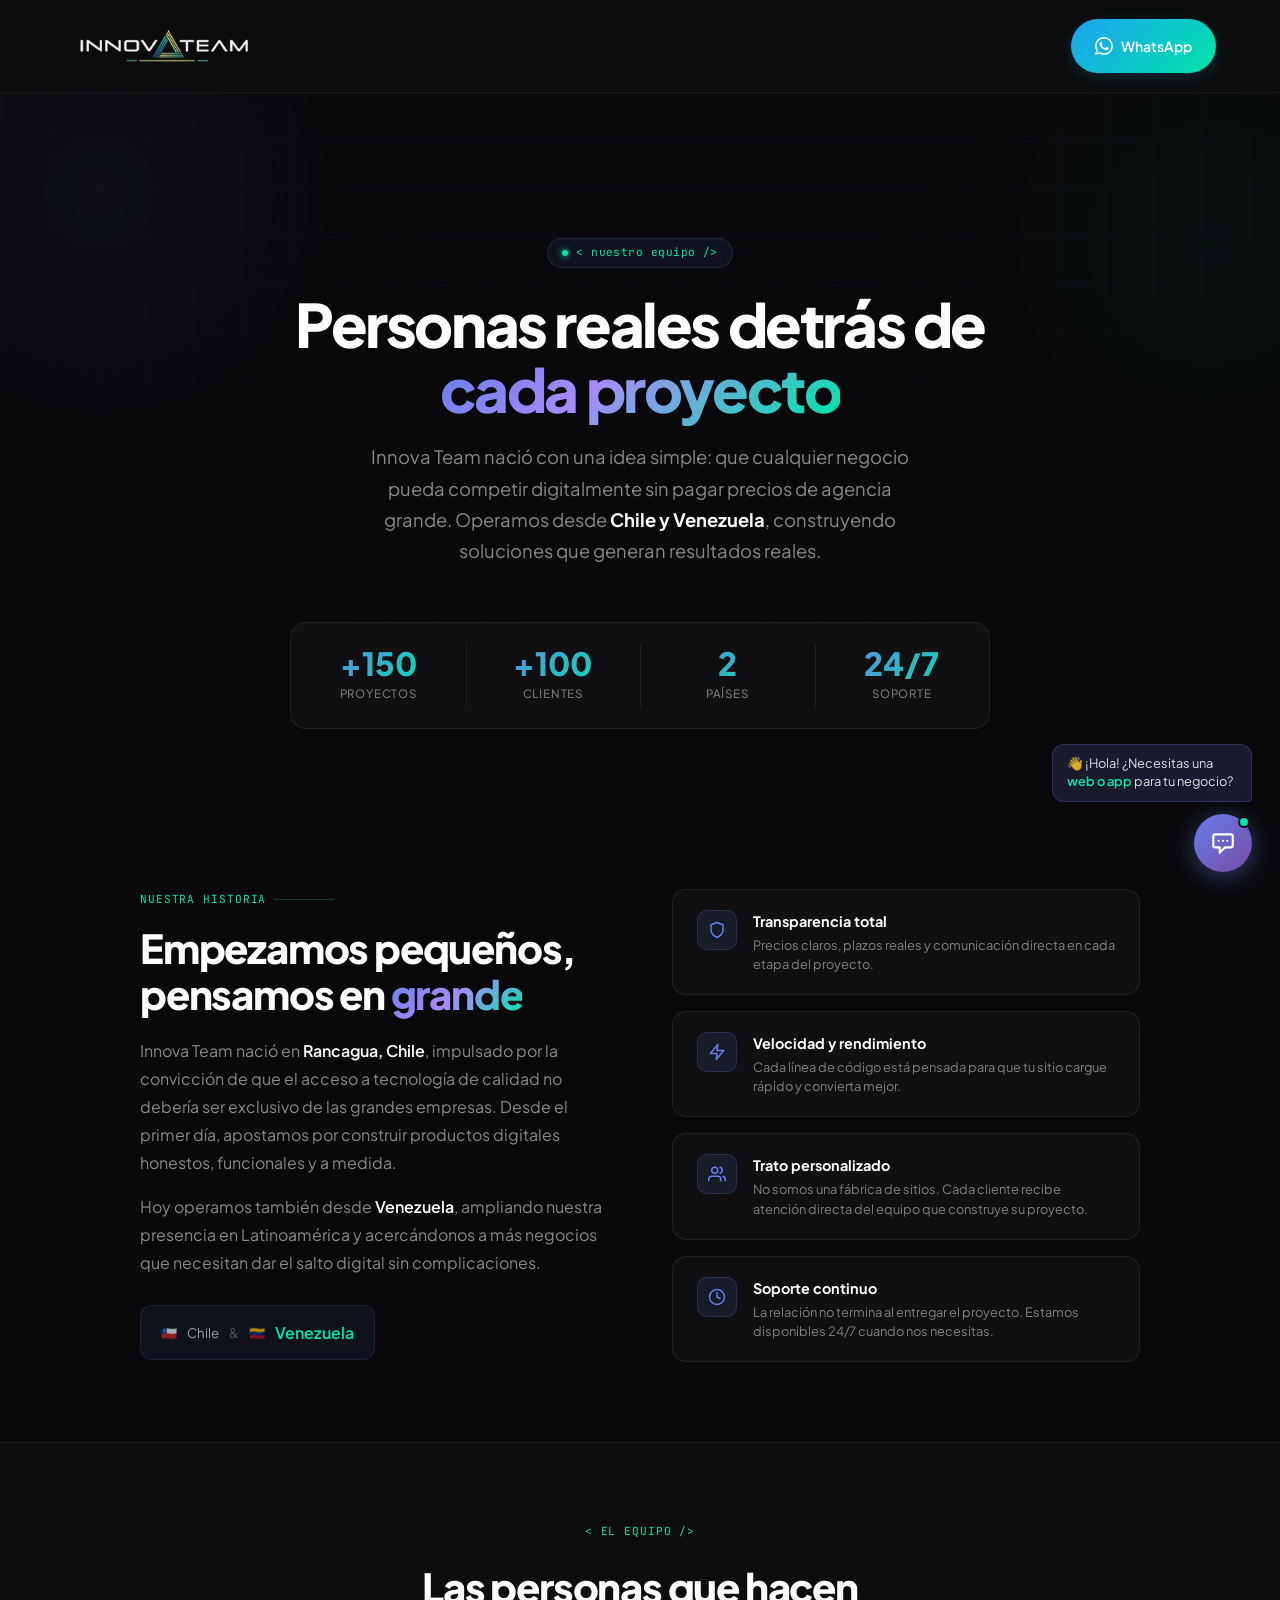
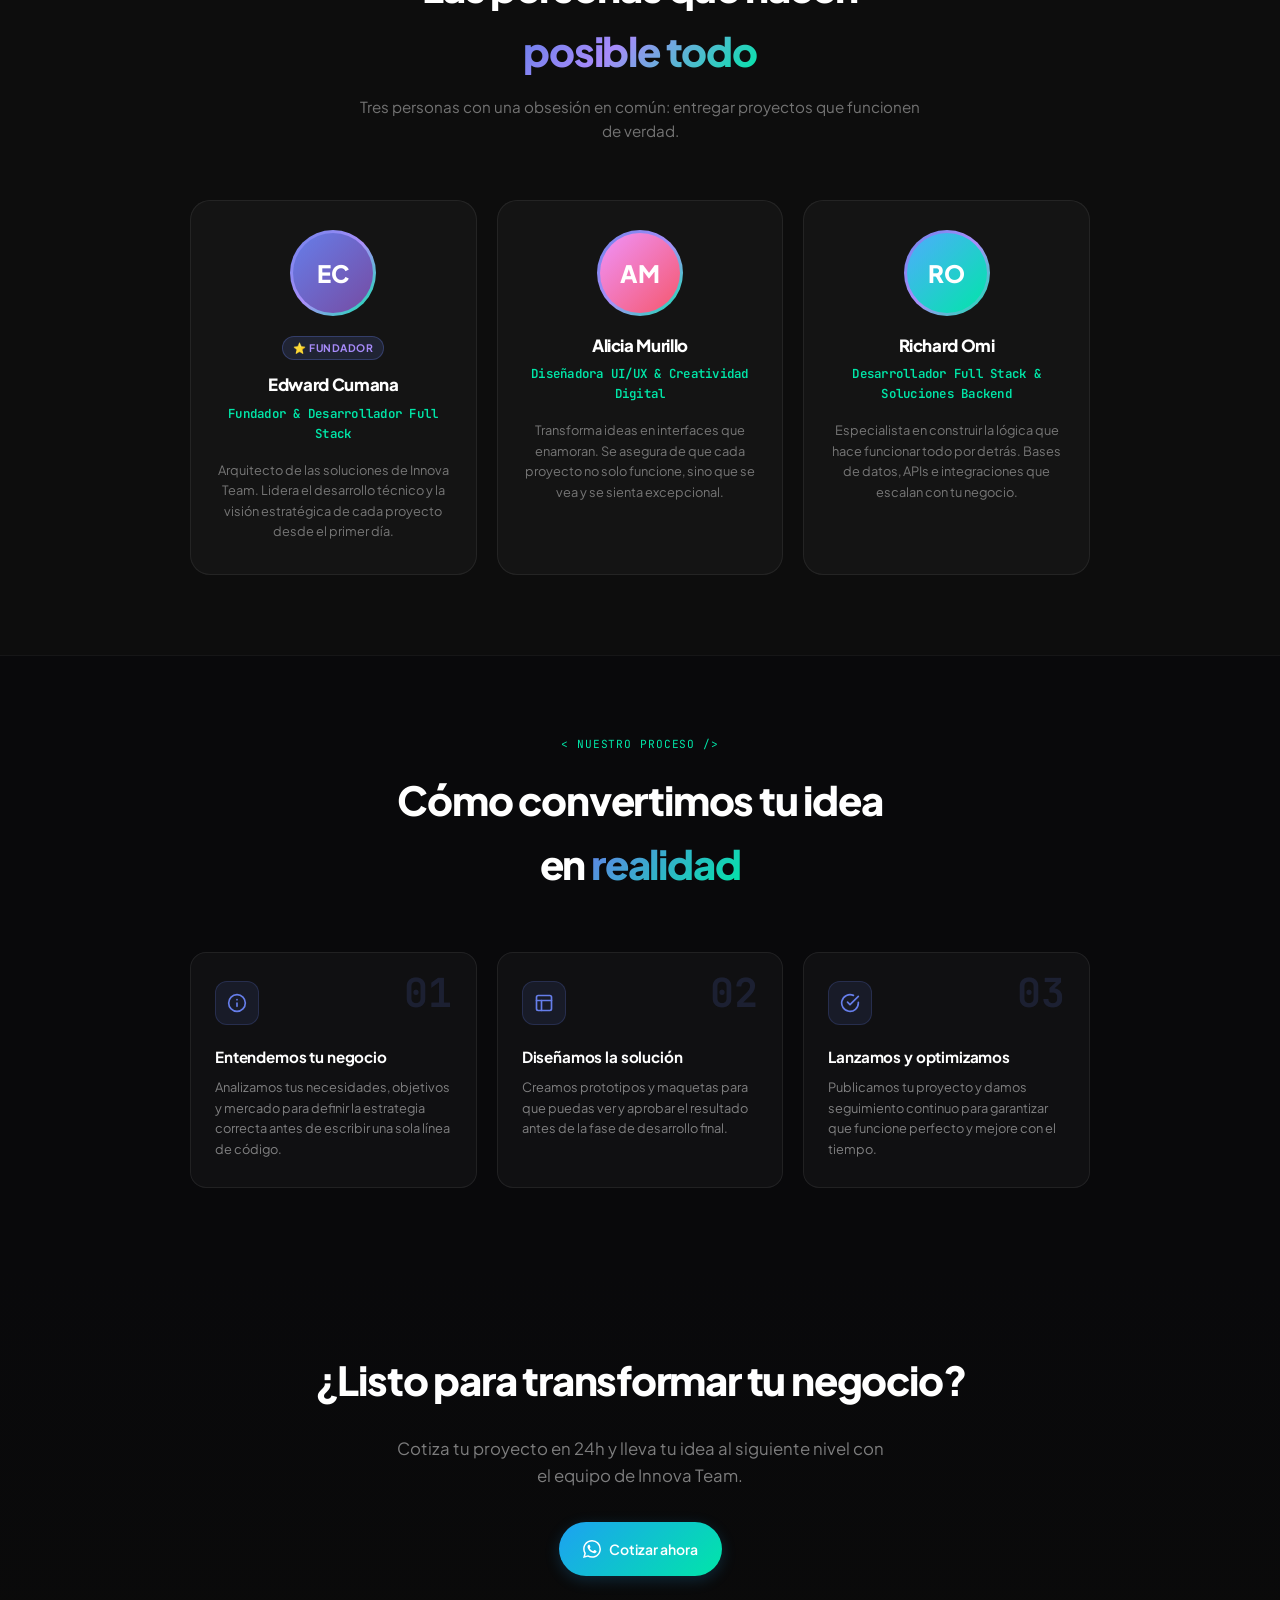
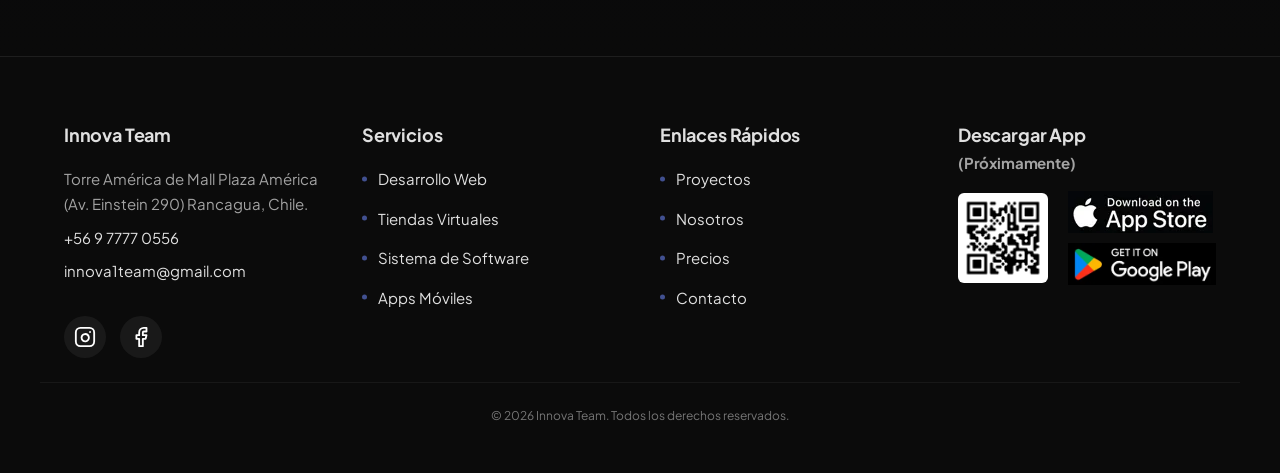
<file: nosotros.html>
<!DOCTYPE html>
<html lang="es">
<head>
  <meta charset="UTF-8">
  <title>Nosotros - Innova Team</title>
  <meta name="viewport" content="width=device-width, initial-scale=1.0">
  <meta name="description" content="Conoce más sobre Innova Team. Nuestro equipo de expertos en desarrollo web, apps móviles y soluciones digitales.">
   <!-- Open Graph  -->
  <!-- Meta tags básicos -->
<meta name="author" content="Innova Team">
<meta name="robots" content="index, follow">

<!-- Open Graph — para WhatsApp, Facebook, LinkedIn -->
<meta property="og:type"        content="website">
<meta property="og:url"         content="https://innova1team.com/nosotros.html">
<meta property="og:title"       content="Nosotros — Innova Team">
<meta property="og:description" content="Desarrollamos sitios web, tiendas virtuales, apps móviles y sistemas de software para empresas y emprendedores en Chile y Venezuela.">
<meta property="og:image"       content="https://innova1team.com/assets/og-image.jpg">
<meta property="og:image:width"  content="1200">
<meta property="og:image:height" content="630">
<meta property="og:locale"      content="es_CL">
<meta property="og:site_name"   content="Innova Team">

<!-- Twitter/X Card -->
<meta name="twitter:card"        content="summary_large_image">
<meta name="twitter:title"       content="Innova Team — Páginas web, Tiendas y Software a medida">
<meta name="twitter:description" content="Desarrollamos sitios web, tiendas virtuales, apps móviles y sistemas de software para empresas y emprendedores en Chile y Venezuela.">
<meta name="twitter:image"       content="https://innova1team.com/assets/og-image.jpg">
  
  <link rel="stylesheet" href="css/base.css">
  <link rel="stylesheet" href="css/navbar.css">
  <link rel="stylesheet" href="css/hero.css">
  <link rel="stylesheet" href="css/chatbot.css">
  <link rel="stylesheet" href="css/services.css">
  <link rel="stylesheet" href="css/pricing.css">
  <link rel="stylesheet" href="css/portafolio.css">
  <link rel="stylesheet" href="css/contact.css">
  <link rel="stylesheet" href="css/about.css">
  <link rel="stylesheet" href="css/footer.css">
  <link rel="preconnect" href="https://fonts.googleapis.com">
  <link rel="preconnect" href="https://fonts.gstatic.com" crossorigin>
  <link href="https://fonts.googleapis.com/css2?family=Plus+Jakarta+Sans:wght@400;500;600;700;800&family=JetBrains+Mono:wght@400;500&display=swap" rel="stylesheet">

  <link rel="icon" href="assets/favicon.ico" type="image/x-icon">
  
  <script src="script.js" defer></script>
</head>
<body>

  <!-- Navbar -->
  <header class="navbar" role="banner">
    <div class="navbar__container">
      <a href="index.html" class="navbar__logo" aria-label="Inicio">
        <picture>
          <source srcset="assets/webp/innovasinfondo.webp" type="image/webp">
          <img src="assets/innovasinfondo.png" alt="Innova Team Logo" class="navbar__logo-img" >
        </picture>
      </a>

      <nav class="navbar__nav" id="navbarNav" aria-label="Navegación principal">
        <ul class="navbar__menu">
          <li class="navbar__menu-item">
            <a href="index.html" class="navbar__link">Inicio</a>
          </li>
          <li class="navbar__menu-item navbar__menu-item--has-submenu">
            <button class="navbar__submenu-toggle" aria-expanded="false" aria-label="Expandir servicios">
              <span>Servicios</span>
              <svg class="navbar__submenu-arrow" viewBox="0 0 24 24" fill="none" stroke="currentColor" stroke-width="2" aria-hidden="true">
                <polyline points="6 9 12 15 18 9"></polyline>
              </svg>
            </button>
            <ul class="navbar__submenu">
              <li><a href="index.html" class="navbar__submenu-link">Apps móviles</a></li>
              <li><a href="index.html" class="navbar__submenu-link">Desarrollo web</a></li>
              <li><a href="index.html" class="navbar__submenu-link">Tiendas virtuales</a></li>
              <li><a href="index.html" class="navbar__submenu-link">Sistemas de software</a></li>
              <li><a href="index.html" class="navbar__submenu-link">Soporte online</a></li>
            </ul>
          </li>
        </ul>
        <a href="https://wa.me/569777770556?text=Hola,%20me%20gustaria%20cotizar%20una%20pagina%20web" class="btn-whatsapp" aria-label="Contactar por WhatsApp">
          <svg class="icon-whatsapp" viewBox="0 0 24 24" fill="currentColor" aria-hidden="true">
            <path d="M17.472 14.382c-.297-.149-1.758-.867-2.03-.967-.273-.099-.471-.148-.67.15-.197.297-.767.966-.94 1.164-.173.199-.347.223-.644.075-.297-.15-1.255-.463-2.39-1.475-.883-.788-1.48-1.761-1.653-2.059-.173-.297-.018-.458.13-.606.134-.133.298-.347.446-.52.149-.174.198-.298.298-.497.099-.198.05-.371-.025-.52-.075-.149-.669-1.612-.916-2.207-.242-.579-.487-.5-.669-.51-.173-.008-.371-.01-.57-.01-.198 0-.52.074-.792.372-.272.297-1.04 1.016-1.04 2.479 0 1.462 1.065 2.875 1.213 3.074.149.198 2.096 3.2 5.077 4.487.709.306 1.262.489 1.694.625.712.227 1.36.195 1.871.118.571-.085 1.758-.719 2.006-1.413.248-.694.248-1.289.173-1.413-.074-.124-.272-.198-.57-.347m-5.421 7.403h-.004a9.87 9.87 0 01-5.031-1.378l-.361-.214-3.741.982.998-3.648-.235-.374a9.86 9.86 0 01-1.51-5.26c.001-5.45 4.436-9.884 9.888-9.884 2.64 0 5.122 1.03 6.988 2.898a9.825 9.825 0 012.893 6.994c-.003 5.45-4.437 9.884-9.885 9.884m8.413-18.297A11.815 11.815 0 0012.05 0C5.495 0 .16 5.335.157 11.892c0 2.096.547 4.142 1.588 5.945L.057 24l6.305-1.654a11.882 11.882 0 005.683 1.448h.005c6.554 0 11.89-5.335 11.893-11.893a11.821 11.821 0 00-3.48-8.413Z"/>
          </svg>
          <span class="whatsapp-text">WhatsApp</span>
        </a>
      </nav>

      <button class="navbar__toggle" id="navbarToggle" aria-label="Abrir menú" aria-expanded="false" aria-controls="navbarNav">
        <span class="navbar__toggle-icon"></span>
      </button>
    </div>
  </header>

  <!-- Contenido Principal - ¿Quiénes Somos? -->
<main>
 
  <!-- ── Hero Nosotros ── -->
  <section class="about-hero" aria-label="Quiénes somos">
    <div class="about-hero__glow about-hero__glow--1" aria-hidden="true"></div>
    <div class="about-hero__glow about-hero__glow--2" aria-hidden="true"></div>
    <div class="about-hero__content">
      <div class="about-badge">
        <span class="about-badge__dot" aria-hidden="true"></span>
        &lt; nuestro equipo /&gt;
      </div>
      <h1 class="about-hero__title">
        Personas reales detrás de<br>
        <span>cada proyecto</span>
      </h1>
      <p class="about-hero__desc">
        Innova Team nació con una idea simple: que cualquier negocio pueda competir digitalmente sin pagar precios de agencia grande. Operamos desde <strong style="color:#fff;">Chile y Venezuela</strong>, construyendo soluciones que generan resultados reales.
      </p>
 
      <!-- Stats -->
      <div class="about-stats" aria-label="Estadísticas del equipo">
        <div class="about-stat">
          <div class="about-stat__number">+150</div>
          <div class="about-stat__label">Proyectos</div>
        </div>
        <div class="about-stat">
          <div class="about-stat__number">+100</div>
          <div class="about-stat__label">Clientes</div>
        </div>
        <div class="about-stat">
          <div class="about-stat__number">2</div>
          <div class="about-stat__label">Países</div>
        </div>
        <div class="about-stat">
          <div class="about-stat__number">24/7</div>
          <div class="about-stat__label">Soporte</div>
        </div>
      </div>
    </div>
  </section>
 
  <!-- ── Historia + Valores ── -->
  <section class="about-story" aria-label="Nuestra historia">
    <div class="about-story__inner">
 
      <!-- Texto izquierdo -->
      <div>
        <p class="about-story__label">Nuestra historia</p>
        <h2 class="about-story__title">
          Empezamos pequeños,<br>
          pensamos en <span>grande</span>
        </h2>
        <p class="about-story__text">
          Innova Team nació en <strong>Rancagua, Chile</strong>, impulsado por la convicción de que el acceso a tecnología de calidad no debería ser exclusivo de las grandes empresas. Desde el primer día, apostamos por construir productos digitales honestos, funcionales y a medida.
        </p>
        <p class="about-story__text">
          Hoy operamos también desde <strong>Venezuela</strong>, ampliando nuestra presencia en Latinoamérica y acercándonos a más negocios que necesitan dar el salto digital sin complicaciones.
        </p>
 
        <div class="about-story__flags">
          <span>🇨🇱</span>
          <span>Chile</span>
          <span style="color:rgba(240,240,240,0.3)">&amp;</span>
          <span>🇻🇪</span>
          <strong>Venezuela</strong>
        </div>
      </div>
 
      <!-- Valores derecha -->
      <div class="about-story__values">
        <div class="value-card">
          <div class="value-card__icon">
            <svg viewBox="0 0 24 24" fill="none" stroke-width="2" stroke-linecap="round" stroke-linejoin="round">
              <path d="M12 22s8-4 8-10V5l-8-3-8 3v7c0 6 8 10 8 10z"/>
            </svg>
          </div>
          <div>
            <p class="value-card__title">Transparencia total</p>
            <p class="value-card__desc">Precios claros, plazos reales y comunicación directa en cada etapa del proyecto.</p>
          </div>
        </div>
 
        <div class="value-card">
          <div class="value-card__icon">
            <svg viewBox="0 0 24 24" fill="none" stroke-width="2" stroke-linecap="round" stroke-linejoin="round">
              <polyline points="13 2 3 14 12 14 11 22 21 10 12 10 13 2"/>
            </svg>
          </div>
          <div>
            <p class="value-card__title">Velocidad y rendimiento</p>
            <p class="value-card__desc">Cada línea de código está pensada para que tu sitio cargue rápido y convierta mejor.</p>
          </div>
        </div>
 
        <div class="value-card">
          <div class="value-card__icon">
            <svg viewBox="0 0 24 24" fill="none" stroke-width="2" stroke-linecap="round" stroke-linejoin="round">
              <path d="M17 21v-2a4 4 0 0 0-4-4H5a4 4 0 0 0-4 4v2"/>
              <circle cx="9" cy="7" r="4"/>
              <path d="M23 21v-2a4 4 0 0 0-3-3.87"/>
              <path d="M16 3.13a4 4 0 0 1 0 7.75"/>
            </svg>
          </div>
          <div>
            <p class="value-card__title">Trato personalizado</p>
            <p class="value-card__desc">No somos una fábrica de sitios. Cada cliente recibe atención directa del equipo que construye su proyecto.</p>
          </div>
        </div>
 
        <div class="value-card">
          <div class="value-card__icon">
            <svg viewBox="0 0 24 24" fill="none" stroke-width="2" stroke-linecap="round" stroke-linejoin="round">
              <circle cx="12" cy="12" r="10"/>
              <polyline points="12 6 12 12 16 14"/>
            </svg>
          </div>
          <div>
            <p class="value-card__title">Soporte continuo</p>
            <p class="value-card__desc">La relación no termina al entregar el proyecto. Estamos disponibles 24/7 cuando nos necesitas.</p>
          </div>
        </div>
      </div>
 
    </div>
  </section>
 
  <!-- ── Equipo ── -->
  <section class="about-team" aria-label="Nuestro equipo">
    <div class="about-team__header">
      <p class="about-team__label">&lt; el equipo /&gt;</p>
      <h2 class="about-team__title">Las personas que hacen<br><span>posible todo</span></h2>
      <p class="about-team__subtitle">Tres personas con una obsesión en común: entregar proyectos que funcionen de verdad.</p>
    </div>
 
    <div class="about-team__grid">
 
      <!-- Edward -->
      <article class="member-card">
        <div class="member-card__avatar avatar--edward" aria-label="Avatar de Edward Cumana">
          EC
        </div>
        <span class="member-card__founder">⭐ Fundador</span>
        <h3 class="member-card__name">Edward Cumana</h3>
        <p class="member-card__role">Fundador & Desarrollador Full Stack</p>
        <p class="member-card__bio">Arquitecto de las soluciones de Innova Team. Lidera el desarrollo técnico y la visión estratégica de cada proyecto desde el primer día.</p>
      </article>
 
      <!-- Alicia -->
      <article class="member-card">
        <div class="member-card__avatar avatar--alicia" aria-label="Avatar de Alicia Murillo">
          AM
        </div>
        <h3 class="member-card__name">Alicia Murillo</h3>
        <p class="member-card__role">Diseñadora UI/UX & Creatividad Digital</p>
        <p class="member-card__bio">Transforma ideas en interfaces que enamoran. Se asegura de que cada proyecto no solo funcione, sino que se vea y se sienta excepcional.</p>
      </article>
 
      <!-- Richard -->
      <article class="member-card">
        <div class="member-card__avatar avatar--richard" aria-label="Avatar de Richard Omi">
          RO
        </div>
        <h3 class="member-card__name">Richard Omi</h3>
        <p class="member-card__role">Desarrollador Full Stack & Soluciones Backend</p>
        <p class="member-card__bio">Especialista en construir la lógica que hace funcionar todo por detrás. Bases de datos, APIs e integraciones que escalan con tu negocio.</p>
      </article>
 
    </div>
  </section>
 
  <!-- ── Cómo trabajamos ── -->
  <section class="about-process" aria-label="Nuestro proceso de trabajo">
    <div class="about-process__header">
      <p class="about-process__label">&lt; nuestro proceso /&gt;</p>
      <h2 class="about-process__title">Cómo convertimos tu idea<br>en <span>realidad</span></h2>
    </div>
 
    <div class="about-process__grid">
 
      <div class="process-card">
        <span class="process-card__number">01</span>
        <div class="process-card__icon">
          <svg viewBox="0 0 24 24" fill="none" stroke-width="2" stroke-linecap="round" stroke-linejoin="round">
            <circle cx="12" cy="12" r="10"/>
            <path d="M12 16v-4M12 8h.01"/>
          </svg>
        </div>
        <h3 class="process-card__title">Entendemos tu negocio</h3>
        <p class="process-card__desc">Analizamos tus necesidades, objetivos y mercado para definir la estrategia correcta antes de escribir una sola línea de código.</p>
      </div>
 
      <div class="process-card">
        <span class="process-card__number">02</span>
        <div class="process-card__icon">
          <svg viewBox="0 0 24 24" fill="none" stroke-width="2" stroke-linecap="round" stroke-linejoin="round">
            <rect x="3" y="3" width="18" height="18" rx="2"/>
            <line x1="3" y1="9" x2="21" y2="9"/>
            <line x1="9" y1="21" x2="9" y2="9"/>
          </svg>
        </div>
        <h3 class="process-card__title">Diseñamos la solución</h3>
        <p class="process-card__desc">Creamos prototipos y maquetas para que puedas ver y aprobar el resultado antes de la fase de desarrollo final.</p>
      </div>
 
      <div class="process-card">
        <span class="process-card__number">03</span>
        <div class="process-card__icon">
          <svg viewBox="0 0 24 24" fill="none" stroke-width="2" stroke-linecap="round" stroke-linejoin="round">
            <polyline points="22 4 12 14.01 9 11.01"/>
            <path d="M22 11.08V12a10 10 0 1 1-5.93-9.14"/>
          </svg>
        </div>
        <h3 class="process-card__title">Lanzamos y optimizamos</h3>
        <p class="process-card__desc">Publicamos tu proyecto y damos seguimiento continuo para garantizar que funcione perfecto y mejore con el tiempo.</p>
      </div>
 
    </div>
  </section>
 
  <!-- ── CTA ── -->
  <section class="cta-section">
    <div class="container">
      <h2 class="cta-title">¿Listo para transformar tu negocio?</h2>
      <p class="cta-text">Cotiza tu proyecto en 24h y lleva tu idea al siguiente nivel con el equipo de Innova Team.</p>
      <a href="https://wa.me/56977770556?text=Hola,%20quiero%20cotizar%20mi%20proyecto%20con%20Innova%20Team" 
         class="btn-whatsapp" 
         aria-label="Cotizar por WhatsApp"
         target="_blank"
         rel="noopener">
        <svg class="icon-whatsapp" viewBox="0 0 24 24" fill="currentColor" aria-hidden="true">
          <path d="M17.472 14.382c-.297-.149-1.758-.867-2.03-.967-.273-.099-.471-.148-.67.15-.197.297-.767.966-.94 1.164-.173.199-.347.223-.644.075-.297-.15-1.255-.463-2.39-1.475-.883-.788-1.48-1.761-1.653-2.059-.173-.297-.018-.458.13-.606.134-.133.298-.347.446-.52.149-.174.198-.298.298-.497.099-.198.05-.371-.025-.52-.075-.149-.669-1.612-.916-2.207-.242-.579-.487-.5-.669-.51-.173-.008-.371-.01-.57-.01-.198 0-.52.074-.792.372-.272.297-1.04 1.016-1.04 2.479 0 1.462 1.065 2.875 1.213 3.074.149.198 2.096 3.2 5.077 4.487.709.306 1.262.489 1.694.625.712.227 1.36.195 1.871.118.571-.085 1.758-.719 2.006-1.413.248-.694.248-1.289.173-1.413-.074-.124-.272-.198-.57-.347m-5.421 7.403h-.004a9.87 9.87 0 01-5.031-1.378l-.361-.214-3.741.982.998-3.648-.235-.374a9.86 9.86 0 01-1.51-5.26c.001-5.45 4.436-9.884 9.888-9.884 2.64 0 5.122 1.03 6.988 2.898a9.825 9.825 0 012.893 6.994c-.003 5.45-4.437 9.884-9.885 9.884m8.413-18.297A11.815 11.815 0 0012.05 0C5.495 0 .16 5.335.157 11.892c0 2.096.547 4.142 1.588 5.945L.057 24l6.305-1.654a11.882 11.882 0 005.683 1.448h.005c6.554 0 11.89-5.335 11.893-11.893a11.821 11.821 0 00-3.48-8.413Z"/>
        </svg>
        <span class="whatsapp-text">Cotizar ahora</span>
      </a>
    </div>
  </section>
 
</main>

  <!-- Footer -->
  <footer class="footer" role="contentinfo">
    <div class="footer-container">
      
      <!-- Columna 1: Información de contacto -->
      <div class="footer-column">
        <h3 class="footer-column__title">Innova Team</h3>
        <address class="footer-column__address">
          <p>Torre América de Mall Plaza América (Av. Einstein 290)  Rancagua, Chile.</p>
          <p><a href="tel:+56977770556">+56 9 7777 0556</a></p>
          <p><a href="mailto:innova1team@gmail.com">innova1team@gmail.com</a></p>
        </address>
        <div class="footer-social">
         <a href="https://www.instagram.com/innova1team/"
     target="_blank"
     aria-label="Instagram"
     class="footer-social__link">

    <svg xmlns="http://www.w3.org/2000/svg"
         width="22"
         height="22"
         viewBox="0 0 24 24"
         fill="none"
         stroke="currentColor"
         stroke-width="2"
         stroke-linecap="round"
         stroke-linejoin="round">

      <rect x="2" y="2" width="20" height="20" rx="5" ry="5"></rect>
      <path d="M16 11.37a4 4 0 1 1-7.75 1.25 4 4 0 0 1 7.75-1.25z"></path>
      <line x1="17.5" y1="6.5" x2="17.51" y2="6.5"></line>

    </svg>
          </a>
         <a href="https://www.facebook.com/profile.php?id=61589025037458&locale=es_LA"
     target="_blank"
     aria-label="Facebook"
     class="footer-social__link">

    <svg xmlns="http://www.w3.org/2000/svg"
         width="22"
         height="22"
         viewBox="0 0 24 24"
         fill="none"
         stroke="currentColor"
         stroke-width="2"
         stroke-linecap="round"
         stroke-linejoin="round">

      <path d="M18 2h-3a5 5 0 0 0-5 5v3H7v4h3v8h4v-8h3l1-4h-4V7a1 1 0 0 1 1-1h3z"></path>

    </svg>
           </a>
        </div>
      </div>

      <!-- Columna 2: Servicios -->
      <div class="footer-column">
        <h3 class="footer-column__title">Servicios</h3>
        <ul class="footer-column__list">
          <li><a href="servicio-web.html">Desarrollo Web</a></li>
          <li><a href="servicio-tienda.html">Tiendas Virtuales</a></li>
          <li><a href="servicio-software.html">Sistema de Software</a></li>
          <li><a href="servicio-app.html">Apps Móviles</a></li>
        </ul>
      </div>

      <!-- Columna 3: Enlaces rápidos -->
      <div class="footer-column">
        <h3 class="footer-column__title">Enlaces Rápidos</h3>
        <ul class="footer-column__list">
          <li><a href="proyectos.html">Proyectos</a></li>
          <li><a href="nosotros.html">Nosotros</a></li>
          <li><a href="#">Precios</a></li>
          <li><a href="#">Contacto</a></li>
        </ul>
      </div>

      <!-- Columna 4: Descargar App -->
      <div class="footer-column footer-app">
        <h3 class="footer-column__title">Descargar App <p class="footer-column__address">(Próximamente)</p></h3>
        
        <div class="footer-app__content">
          <div class="footer-qr">
            <picture>
              <source srcset="assets/webp/https_innovateam_netlify_app_.webp" type="image/webp">
              <img src="assets/https_innovateam_netlify_app_.png" alt="Código QR para descargar app">
            </picture>
          </div>
          <div class="footer-stores">
            <a>
              <picture>
                <source srcset="assets/webp/apple.webp" type="image/webp">
                <img src="assets/apple.png" alt="Descargar en App Store">
              </picture>
            </a>
            <a>
              <picture>
                <source srcset="assets/webp/playstore.webp" type="image/webp">
                <img src="assets/playstore.png" alt="Descargar en Google Play">
              </picture>
            </a>
          </div>
        </div>
      </div>

    </div>

    <!-- Fila inferior con copyright -->
    <div class="footer-bottom">
      <p>&copy; 2026 Innova Team. Todos los derechos reservados.</p>
    </div>
  </footer>

  <!-- Burbuja flotante -->
  <div class="chat-bubble">
    <div class="chat-bubble__tooltip" id="chatTooltip" onclick="toggleChat()">
      <p>👋 ¡Hola! ¿Necesitas una <strong>web o app</strong> para tu negocio?</p>
    </div>
    <button class="chat-bubble__btn" id="chatBtn" onclick="toggleChat()" aria-label="Abrir chat">
      <span class="chat-bubble__dot"></span>
      <svg class="icon-chat" fill="none" viewBox="0 0 24 24" stroke="white" stroke-width="2">
        <path stroke-linecap="round" stroke-linejoin="round" d="M8 10h.01M12 10h.01M16 10h.01M9 16H5a2 2 0 01-2-2V6a2 2 0 012-2h14a2 2 0 012 2v8a2 2 0 01-2 2h-5l-5 5v-5z"/>
      </svg>
      <svg class="icon-close" fill="none" viewBox="0 0 24 24" stroke="white" stroke-width="2.5">
        <path stroke-linecap="round" stroke-linejoin="round" d="M6 18L18 6M6 6l12 12"/>
      </svg>
    </button>
  </div>

  <!-- Ventana del chat -->
  <div class="chat-window" id="chatWindow" role="dialog" aria-label="Chat de soporte Innova Team">
    <div class="chat-window__header">
      <div class="chat-header__avatar">💻</div>
      <div class="chat-header__info">
        <p class="chat-header__name">Innova Team</p>
        <p class="chat-header__status">En línea ahora</p>
      </div>
    </div>

    <div class="chat-window__messages" id="chatMessages"></div>

    <div class="chat-options" id="chatOptions"></div>

    <div class="chat-window__footer">
      <a id="waBtn" href="https://wa.me/56977770556?text=Hola%2C%20quiero%20m%C3%A1s%20informaci%C3%B3n" 
         class="chat-wa-btn" target="_blank" rel="noopener">
        <svg viewBox="0 0 24 24" fill="white">
          <path d="M17.472 14.382c-.297-.149-1.758-.867-2.03-.967-.273-.099-.471-.148-.67.15-.197.297-.767.966-.94 1.164-.173.199-.347.223-.644.075-.297-.15-1.255-.463-2.39-1.475-.883-.788-1.48-1.761-1.653-2.059-.173-.297-.018-.458.13-.606.134-.133.298-.347.446-.52.149-.174.198-.298.298-.497.099-.198.05-.371-.025-.52-.075-.149-.669-1.612-.916-2.207-.242-.579-.487-.5-.669-.51-.173-.008-.371-.01-.57-.01-.198 0-.52.074-.792.372-.272.297-1.04 1.016-1.04 2.479 0 1.462 1.065 2.875 1.213 3.074.149.198 2.096 3.2 5.077 4.487.709.306 1.262.489 1.694.625.712.227 1.36.195 1.871.118.571-.085 1.758-.719 2.006-1.413.248-.694.248-1.289.173-1.413-.074-.124-.272-.198-.57-.347z"/>
          <path d="M12 0C5.373 0 0 5.373 0 12c0 2.123.554 4.112 1.524 5.836L.057 23.625a.75.75 0 00.92.92l5.789-1.467A11.943 11.943 0 0012 24c6.627 0 12-5.373 12-12S18.627 0 12 0zm0 21.75a9.715 9.715 0 01-4.964-1.363l-.355-.211-3.686.935.951-3.585-.232-.369A9.718 9.718 0 012.25 12C2.25 6.615 6.615 2.25 12 2.25S21.75 6.615 21.75 12 17.385 21.75 12 21.75z"/>
        </svg>
        Continuar en WhatsApp
      </a>
    </div>
  </div>

  <script>
    // Configuración
    const WA_NUMBER = '56977770556';
    const AGENT_NAME = 'Innova Team';

    const flows = {
      start: {
        msg: '¡Hola! 👋 Soy el asistente de Innova Team. ¿En qué puedo ayudarte hoy?',
        options: [
          { label: '🌐 Quiero una Página web',    next: 'web' },
          { label: '🛒 Quiero una Tienda online', next: 'tienda' },
          { label: '📱 Quiero una App móvil',     next: 'app' },
          { label: '⚙️ Quiero un Sistema de Software', next: 'software' },
        ]
      },
      web: {
        msg: '¡Genial! Una web profesional es el primer paso  ¿Qué tipo de negocio tienes?',
        options: [
          { label: '🏢 Empresa / Servicios', next: 'cotizar' },
          { label: '🏫 Colegio / Institución', next: 'cotizar' },
          { label: '🏠 Inmobiliaria',         next: 'cotizar' },
          { label: '🍽 Restaurante / Local',   next: 'cotizar' },
        ]
      },
      tienda: {
        msg: '¡Perfecto! Con tu tienda online vendes las 24 horas 🛒 ¿Cuántos productos tienes aproximadamente?',
        options: [
          { label: 'Menos de 50',    next: 'cotizar' },
          { label: 'Entre 50-200',   next: 'cotizar' },
          { label: 'Más de 200',     next: 'cotizar' },
        ]
      },
      app: {
        msg: '¡Las apps abren un mundo de posibilidades! 📱 ¿Para qué plataforma la necesitas?',
        options: [
          { label: '🍎 Solo iOS',         next: 'cotizar' },
          { label: '🤖 Solo Android',     next: 'cotizar' },
          { label: '📲 iOS y Android',    next: 'cotizar' },
        ]
      },
      software: {
        msg: '¡Perfecto! Un sistema a medida centraliza tu negocio 🖥️ ¿Qué necesitas gestionar?',
        options: [
          { label: '📦 Inventario / Ventas',     next: 'cotizar' },
          { label: '👥 Clientes / CRM',          next: 'cotizar' },
          { label: '📊 Reportes / Dashboard',    next: 'cotizar' },
          { label: '🔧 Algo más específico',     next: 'cotizar' },
        ]
      },
      cotizar: {
        msg: '¡Excelente! 🎉 Te conectaré con nuestro equipo ahora mismo. Haz clic en el botón de abajo para continuar por WhatsApp.',
        options: []
      }
    };

    let chatOpen = false;
    let started = false;

    function toggleChat() {
      chatOpen = !chatOpen;
      const win = document.getElementById('chatWindow');
      const btn = document.getElementById('chatBtn');
      const tooltip = document.getElementById('chatTooltip');

      win.classList.toggle('is-open', chatOpen);
      btn.classList.toggle('is-open', chatOpen);

      if (chatOpen) {
        tooltip.style.display = 'none';
        if (!started) { started = true; startFlow('start'); }
      }
    }

    function getTime() {
      return new Date().toLocaleTimeString('es', { hour: '2-digit', minute: '2-digit' });
    }

    function addMessage(text, type = 'bot', delay = 0) {
      return new Promise(resolve => {
        setTimeout(() => {
          const msgs = document.getElementById('chatMessages');

          if (type === 'bot') {
            const typing = document.createElement('div');
            typing.className = 'typing';
            typing.innerHTML = '<span></span><span></span><span></span>';
            msgs.appendChild(typing);
            msgs.scrollTop = msgs.scrollHeight;

            setTimeout(() => {
              typing.remove();
              const el = document.createElement('div');
              el.className = 'msg msg--bot';
              el.innerHTML = `<div class="msg__bubble">${text}</div><div class="msg__time">${getTime()}</div>`;
              msgs.appendChild(el);
              msgs.scrollTop = msgs.scrollHeight;
              resolve();
            }, 900);
          } else {
            const el = document.createElement('div');
            el.className = 'msg msg--user';
            el.innerHTML = `<div class="msg__bubble">${text}</div><div class="msg__time">${getTime()}</div>`;
            msgs.appendChild(el);
            msgs.scrollTop = msgs.scrollHeight;
            resolve();
          }
        }, delay);
      });
    }

    function showOptions(options) {
      const container = document.getElementById('chatOptions');
      container.innerHTML = '';
      options.forEach(opt => {
        const btn = document.createElement('button');
        btn.className = 'chat-option';
        btn.textContent = opt.label;
        btn.onclick = () => selectOption(opt);
        container.appendChild(btn);
      });
    }

    async function startFlow(key) {
      const step = flows[key];
      if (!step) return;

      if (key === 'cotizar') {
        const waBtn = document.getElementById('waBtn');
        waBtn.href = `https://wa.me/${WA_NUMBER}?text=Hola%2C%20vengo%20del%20chat%20de%20su%20web%20y%20quiero%20cotizar%20un%20proyecto`;
      }

      showOptions([]);
      await addMessage(step.msg, 'bot', 300);
      if (step.options.length > 0) showOptions(step.options);
    }

    async function selectOption(opt) {
      showOptions([]);
      await addMessage(opt.label, 'user');
      await startFlow(opt.next);
    }
  </script>
</body>
</html>
</file>
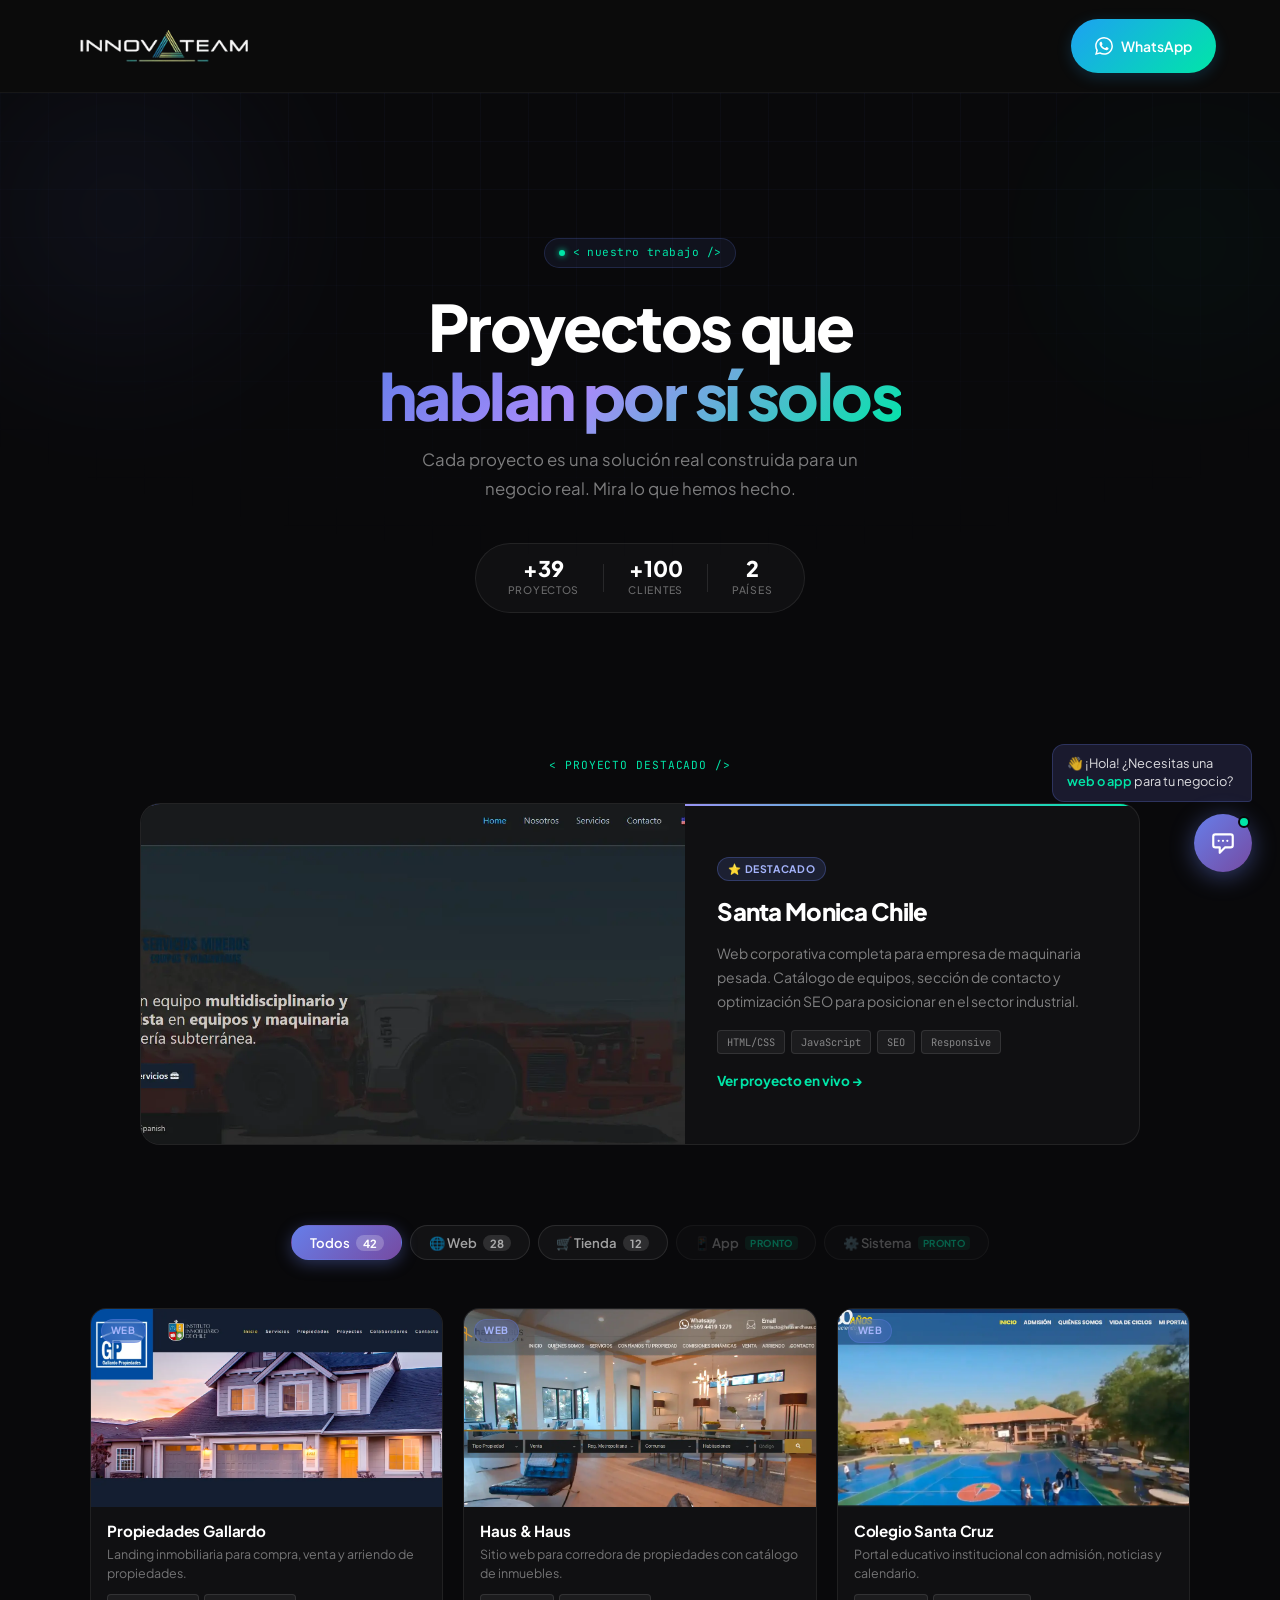
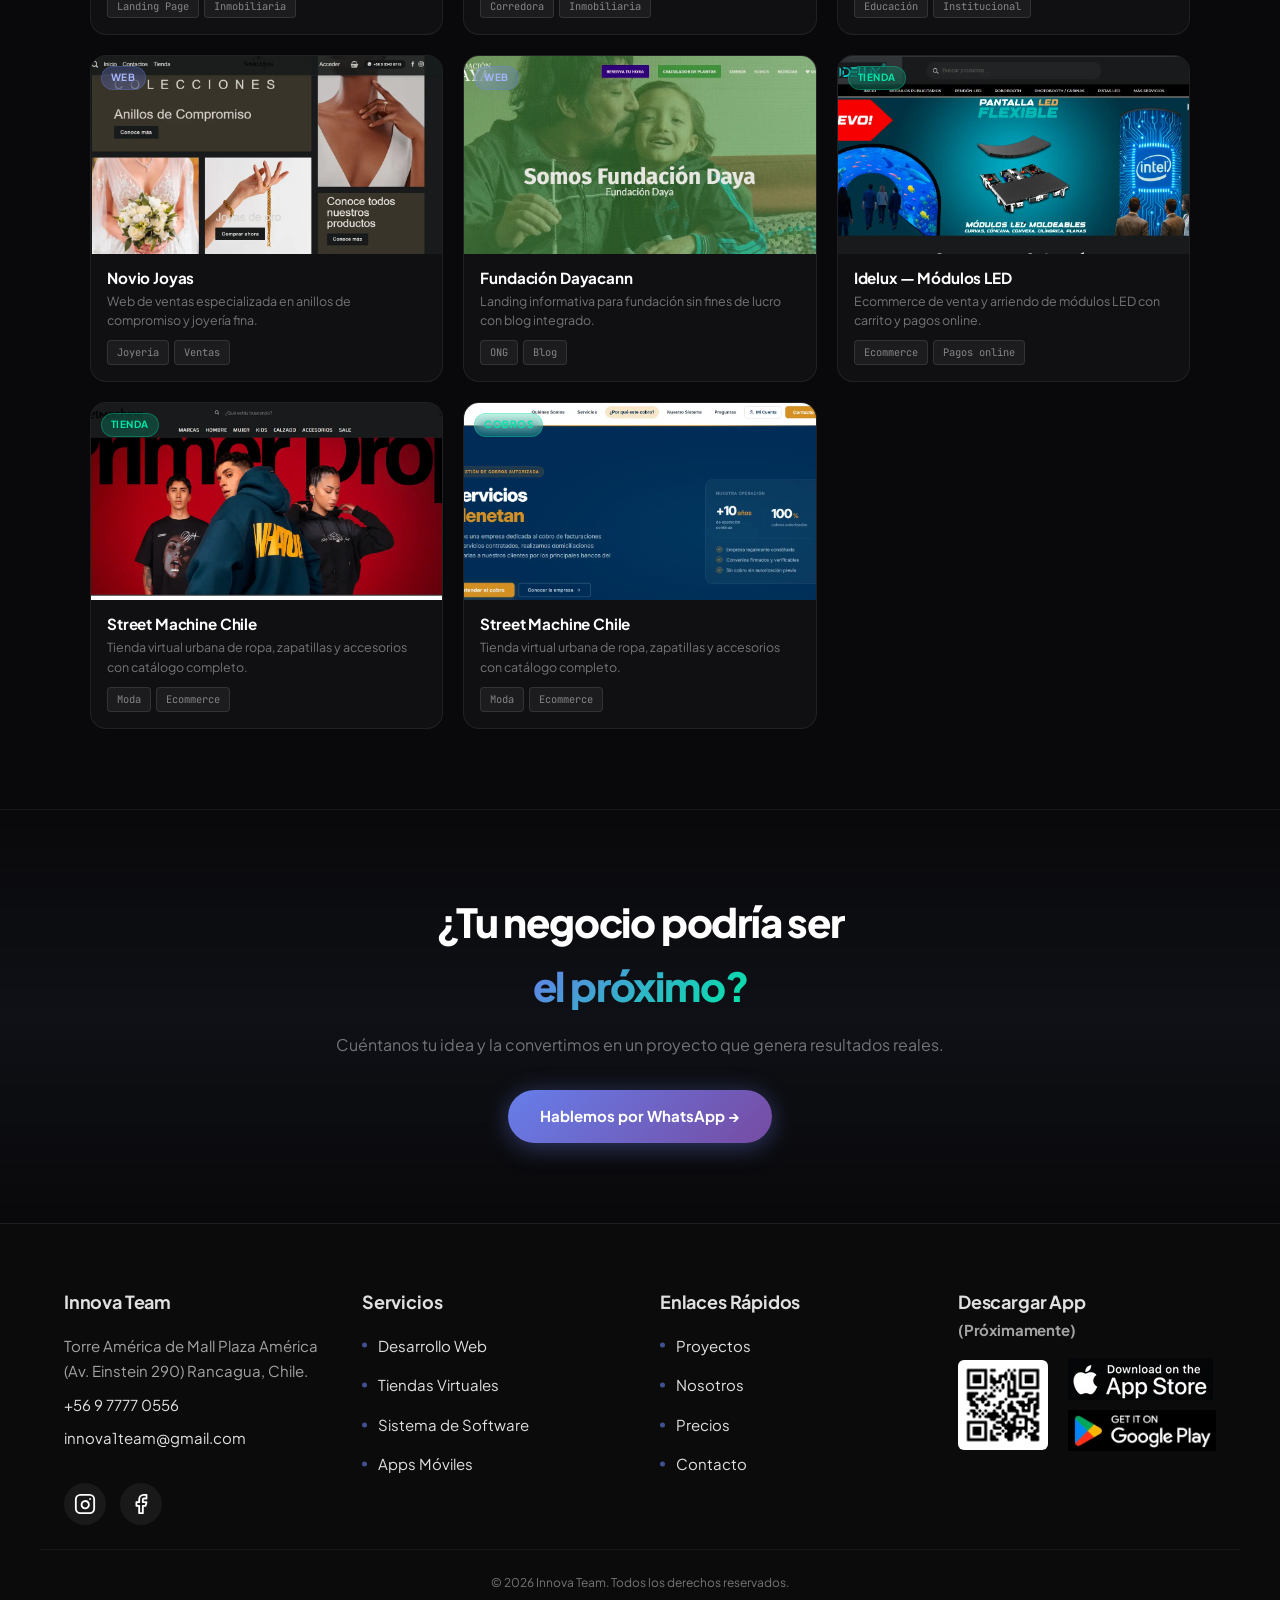
<file: proyectos.html>
<!DOCTYPE html>
<html lang="es">
<head>
  <meta charset="UTF-8">
  <title>Proyectos — Innova Team</title>
  <meta name="viewport" content="width=device-width, initial-scale=1.0">
  <meta name="description" content="Portafolio de proyectos de Innova Team. Sitios web, tiendas virtuales, apps y sistemas de software desarrollados en Chile y Venezuela.">
 
  <!-- Open Graph  -->
  <!-- Meta tags básicos -->
<meta name="author" content="Innova Team">
<meta name="robots" content="index, follow">

<!-- Open Graph — para WhatsApp, Facebook, LinkedIn -->
<meta property="og:type"        content="website">
<meta property="og:url"         content="https://innova1team.com/proyectos.html">
<meta property="og:title"       content="Innova Team — Proyectos">
<meta property="og:description" content="Desarrollamos sitios web, tiendas virtuales, apps móviles y sistemas de software para empresas y emprendedores en Chile y Venezuela.">
<meta property="og:image"       content="https://innova1team.com/assets/og-image.jpg">
<meta property="og:image:width"  content="1200">
<meta property="og:image:height" content="630">
<meta property="og:locale"      content="es_CL">
<meta property="og:site_name"   content="Innova Team">

<!-- Twitter/X Card -->
<meta name="twitter:card"        content="summary_large_image">
<meta name="twitter:title"       content="Innova Team — Páginas web, Tiendas y Software a medida">
<meta name="twitter:description" content="Desarrollamos sitios web, tiendas virtuales, apps móviles y sistemas de software para empresas y emprendedores en Chile y Venezuela.">
<meta name="twitter:image"       content="https://innova1team.com/assets/og-image.jpg">

  <link rel="stylesheet" href="css/base.css">
  <link rel="stylesheet" href="css/navbar.css">
  <link rel="stylesheet" href="css/chatbot.css">
  <link rel="stylesheet" href="css/footer.css">
  <link rel="preconnect" href="https://fonts.googleapis.com">
  <link rel="preconnect" href="https://fonts.gstatic.com" crossorigin>
  <link href="https://fonts.googleapis.com/css2?family=Plus+Jakarta+Sans:wght@400;500;600;700;800&family=JetBrains+Mono:wght@400;500&display=swap" rel="stylesheet">
  <link rel="icon" href="assets/favicon.ico" type="image/x-icon">
  <script src="script.js" defer></script>

  <style>
    /* ========================================
       PROYECTOS PAGE — INNOVA TEAM
       Micro-animaciones + Scroll Animations
       ======================================== */

    /* ── Variables locales ── */
    :root {
      --accent:   #667eea;
      --accent-2: #764ba2;
      --accent-3: #00E6A8;
      --font-mono: 'JetBrains Mono', monospace;
    }

    /* ── Reset base ── */
    *, *::before, *::after { box-sizing: border-box; margin: 0; padding: 0; }

    /* ============================
       SCROLL REVEAL — base state
       ============================ */
    .reveal {
      opacity: 0;
      transform: translateY(28px);
      transition: opacity 0.65s cubic-bezier(0.4,0,0.2,1),
                  transform 0.65s cubic-bezier(0.4,0,0.2,1);
    }
    .reveal.reveal--left  { transform: translateX(-28px); }
    .reveal.reveal--right { transform: translateX(28px); }
    .reveal.reveal--scale { transform: scale(0.94); }
    .reveal.is-visible {
      opacity: 1;
      transform: translate(0) scale(1);
    }

    /* Stagger delays */
    .reveal-delay-1 { transition-delay: 0.1s; }
    .reveal-delay-2 { transition-delay: 0.2s; }
    .reveal-delay-3 { transition-delay: 0.3s; }
    .reveal-delay-4 { transition-delay: 0.4s; }
    .reveal-delay-5 { transition-delay: 0.5s; }

    /* ============================
       HERO
       ============================ */
    .portfolio-hero {
      position: relative;
      padding: 9rem 1.5rem 5rem;
      text-align: center;
      overflow: hidden;
      background: #09090b;
    }

    .portfolio-hero::before {
      content: '';
      position: absolute;
      inset: 0;
      background-image:
        linear-gradient(rgba(102,126,234,0.04) 1px, transparent 1px),
        linear-gradient(90deg, rgba(102,126,234,0.04) 1px, transparent 1px);
      background-size: 48px 48px;
      mask-image: radial-gradient(ellipse 80% 80% at 50% 0%, black 30%, transparent 100%);
      pointer-events: none;
    }

    .portfolio-hero__glow {
      position: absolute;
      border-radius: 50%;
      filter: blur(80px);
      pointer-events: none;
      opacity: 0.3;
    }
    .portfolio-hero__glow--1 {
      width: 400px; height: 400px;
      background: radial-gradient(circle, rgba(102,126,234,0.35) 0%, transparent 70%);
      top: -80px; left: -80px;
      animation: heroGlow 10s ease-in-out infinite;
    }
    .portfolio-hero__glow--2 {
      width: 300px; height: 300px;
      background: radial-gradient(circle, rgba(0,230,168,0.2) 0%, transparent 70%);
      top: 0; right: -60px;
      animation: heroGlow 10s ease-in-out infinite 3s;
    }
    @keyframes heroGlow {
      0%,100% { transform: translate(0,0); }
      50%      { transform: translate(15px,-20px); }
    }

    .portfolio-hero__content {
      position: relative;
      z-index: 1;
      max-width: 700px;
      margin: 0 auto;
    }

    .portfolio-hero__badge {
      display: inline-flex;
      align-items: center;
      gap: 0.5rem;
      padding: 0.3rem 0.875rem;
      background: rgba(102,126,234,0.08);
      border: 1px solid rgba(102,126,234,0.2);
      border-radius: 9999px;
      margin-bottom: 1.5rem;
      font-family: var(--font-mono);
      font-size: 0.7rem;
      color: var(--accent-3);
      letter-spacing: 0.04em;
      animation: fadeInDown 0.6s ease both;
    }
    .portfolio-hero__badge-dot {
      width: 6px; height: 6px;
      background: var(--accent-3);
      border-radius: 50%;
      box-shadow: 0 0 6px var(--accent-3);
      animation: dotPulse 2s ease-in-out infinite;
    }
    @keyframes dotPulse {
      0%,100% { box-shadow: 0 0 6px var(--accent-3); }
      50%      { box-shadow: 0 0 14px var(--accent-3); }
    }

    .portfolio-hero__title {
      font-family: 'Plus Jakarta Sans', sans-serif;
      font-size: clamp(2.5rem, 6vw, 4rem);
      font-weight: 800;
      color: #fff;
      line-height: 1.08;
      letter-spacing: -0.04em;
      margin-bottom: 1rem;
      animation: fadeInUp 0.6s ease 0.1s both;
    }
    .portfolio-hero__title span {
      background: linear-gradient(135deg, #667eea 0%, #a78bfa 40%, #00E6A8 100%);
      -webkit-background-clip: text;
      background-clip: text;
      -webkit-text-fill-color: transparent;
    }

    .portfolio-hero__desc {
      font-size: 1.05rem;
      color: rgba(240,240,240,0.5);
      line-height: 1.7;
      max-width: 500px;
      margin: 0 auto 2.5rem;
      animation: fadeInUp 0.6s ease 0.2s both;
    }

    /* Contador de proyectos */
    .portfolio-hero__counter {
      display: inline-flex;
      align-items: center;
      gap: 1.5rem;
      padding: 0.875rem 2rem;
      background: rgba(255,255,255,0.03);
      border: 1px solid rgba(255,255,255,0.08);
      border-radius: 9999px;
      animation: fadeInUp 0.6s ease 0.3s both;
    }
    .counter-item {
      display: flex;
      flex-direction: column;
      align-items: center;
      gap: 2px;
    }
    .counter-item__num {
      font-family: 'Plus Jakarta Sans', sans-serif;
      font-size: 1.35rem;
      font-weight: 800;
      color: #fff;
      line-height: 1;
    }
    .counter-item__label {
      font-size: 0.65rem;
      color: rgba(240,240,240,0.4);
      text-transform: uppercase;
      letter-spacing: 0.07em;
      font-weight: 500;
    }
    .counter-sep {
      width: 1px;
      height: 28px;
      background: rgba(255,255,255,0.1);
    }

    /* ============================
       PROYECTO DESTACADO
       ============================ */
    .featured-section {
      padding: 4rem 1.5rem 2rem;
      background: #09090b;
    }

    .featured-section__label {
      font-family: var(--font-mono);
      font-size: 0.7rem;
      color: var(--accent-3);
      letter-spacing: 0.08em;
      text-transform: uppercase;
      text-align: center;
      margin-bottom: 1.75rem;
    }

    .featured-card {
      max-width: 1000px;
      margin: 0 auto;
      background: rgba(255,255,255,0.03);
      border: 1px solid rgba(255,255,255,0.08);
      border-radius: 20px;
      overflow: hidden;
      display: grid;
      grid-template-columns: 1.2fr 1fr;
      transition: border-color 0.3s ease, box-shadow 0.3s ease;
      position: relative;
    }

    .featured-card::before {
      content: '';
      position: absolute;
      top: 0; left: 0; right: 0;
      height: 2px;
      background: linear-gradient(90deg, #667eea, #a78bfa, #00E6A8);
    }

    .featured-card:hover {
      border-color: rgba(102,126,234,0.3);
      box-shadow: 0 24px 64px rgba(0,0,0,0.5);
    }

    /* Screenshot con scroll simulado al hover */
    .featured-card__img {
      position: relative;
      overflow: hidden;
      aspect-ratio: 16/10;
    }
    .featured-card__img img {
      width: 100%;
      height: 100%;
      object-fit: cover;
      object-position: top;
      transition: object-position 3s ease;
    }
    .featured-card:hover .featured-card__img img {
      object-position: bottom;
    }

    .featured-card__overlay {
      position: absolute;
      inset: 0;
      background: rgba(9,9,11,0.6);
      display: flex;
      align-items: center;
      justify-content: center;
      opacity: 0;
      transition: opacity 0.3s ease;
      backdrop-filter: blur(4px);
    }
    .featured-card:hover .featured-card__overlay { opacity: 1; }

    .featured-card__visit {
      display: inline-flex;
      align-items: center;
      gap: 7px;
      padding: 0.65rem 1.25rem;
      background: linear-gradient(135deg, #667eea, #764ba2);
      color: #fff;
      border-radius: 9999px;
      font-size: 0.85rem;
      font-weight: 700;
      text-decoration: none;
      transform: translateY(8px);
      transition: transform 0.3s ease;
    }
    .featured-card:hover .featured-card__visit { transform: translateY(0); }
    .featured-card__visit svg { width: 14px; height: 14px; }

    .featured-card__info {
      padding: 2.5rem 2rem;
      display: flex;
      flex-direction: column;
      justify-content: center;
      gap: 1rem;
    }

    .featured-badge {
      display: inline-flex;
      align-items: center;
      gap: 6px;
      font-size: 0.65rem;
      font-weight: 700;
      padding: 3px 10px;
      border-radius: 9999px;
      text-transform: uppercase;
      letter-spacing: 0.06em;
      background: rgba(102,126,234,0.15);
      color: #a5b4fc;
      border: 1px solid rgba(102,126,234,0.3);
      width: fit-content;
    }

    .featured-card__title {
      font-family: 'Plus Jakarta Sans', sans-serif;
      font-size: 1.5rem;
      font-weight: 800;
      color: #fff;
      letter-spacing: -0.03em;
      line-height: 1.2;
    }

    .featured-card__desc {
      font-size: 0.875rem;
      color: rgba(240,240,240,0.5);
      line-height: 1.7;
    }

    .featured-card__tags {
      display: flex;
      flex-wrap: wrap;
      gap: 6px;
    }
    .tag {
      font-family: var(--font-mono);
      font-size: 0.65rem;
      padding: 3px 9px;
      background: rgba(255,255,255,0.05);
      border: 1px solid rgba(255,255,255,0.1);
      border-radius: 4px;
      color: rgba(240,240,240,0.5);
    }

    .featured-card__link {
      display: inline-flex;
      align-items: center;
      gap: 6px;
      font-size: 0.85rem;
      font-weight: 700;
      color: var(--accent-3);
      text-decoration: none;
      transition: gap 0.2s ease;
      width: fit-content;
    }
    .featured-card__link:hover { gap: 10px; }

    /* ============================
       FILTROS
       ============================ */
    .portfolio-filters-section {
      padding: 3rem 1.5rem 1.5rem;
      background: #09090b;
    }

    .portfolio-filters {
      display: flex;
      justify-content: center;
      flex-wrap: wrap;
      gap: 8px;
      max-width: 700px;
      margin: 0 auto;
    }

    .filter-btn {
      display: inline-flex;
      align-items: center;
      gap: 6px;
      padding: 0.5rem 1.1rem;
      border-radius: 9999px;
      border: 1px solid rgba(255,255,255,0.1);
      background: rgba(255,255,255,0.04);
      color: rgba(255,255,255,0.6);
      font-family: 'Plus Jakarta Sans', sans-serif;
      font-size: 0.82rem;
      font-weight: 600;
      cursor: pointer;
      transition: all 0.2s ease;
    }
    .filter-btn:hover:not(:disabled) {
      border-color: rgba(102,126,234,0.4);
      color: #fff;
      background: rgba(102,126,234,0.1);
    }
    .filter-btn.is-active {
      background: linear-gradient(135deg, #667eea, #764ba2);
      border-color: transparent;
      color: #fff;
      box-shadow: 0 4px 16px rgba(102,126,234,0.35);
    }
    .filter-btn:disabled { opacity: 0.4; cursor: not-allowed; }
    .filter-count {
      font-size: 0.7rem;
      background: rgba(255,255,255,0.12);
      border-radius: 9999px;
      padding: 1px 7px;
      font-weight: 700;
    }
    .filter-btn.is-active .filter-count { background: rgba(255,255,255,0.22); }
    .filter-soon {
      font-size: 0.6rem;
      font-weight: 700;
      background: rgba(0,230,168,0.15);
      color: var(--accent-3);
      border-radius: 4px;
      padding: 1px 5px;
      letter-spacing: 0.04em;
      text-transform: uppercase;
    }

    /* ============================
       GRID DE PROYECTOS
       ============================ */
    .portfolio-grid-section {
      padding: 1.5rem 1.5rem 5rem;
      background: #09090b;
    }

    .portfolio-grid {
      display: grid;
      grid-template-columns: repeat(auto-fill, minmax(300px, 1fr));
      gap: 20px;
      max-width: 1100px;
      margin: 0 auto;
    }

    /* ── Tarjeta de proyecto ── */
    .project-card {
      background: rgba(255,255,255,0.03);
      border: 1px solid rgba(255,255,255,0.07);
      border-radius: 16px;
      overflow: hidden;
      transition:
        transform 0.35s cubic-bezier(0.34,1.56,0.64,1),
        border-color 0.3s ease,
        box-shadow 0.3s ease;
      cursor: pointer;
    }

    .project-card:hover {
      transform: translateY(-7px) scale(1.01);
      border-color: rgba(102,126,234,0.3);
      box-shadow: 0 20px 48px rgba(0,0,0,0.45);
    }

    .project-card.is-hidden { display: none; }

    /* Screenshot con scroll al hover */
    .project-card__img {
      position: relative;
      width: 100%;
      aspect-ratio: 16/9;
      overflow: hidden;
      background: rgba(102,126,234,0.06);
    }
    .project-card__img img {
      width: 100%;
      height: 100%;
      object-fit: cover;
      object-position: top;
      transition: object-position 2.5s ease, transform 0.5s ease;
      display: block;
    }
    .project-card:hover .project-card__img img {
      object-position: bottom;
      transform: scale(1.02);
    }

    /* Overlay */
    .project-card__overlay {
      position: absolute;
      inset: 0;
      background: rgba(9,9,11,0.65);
      display: flex;
      align-items: center;
      justify-content: center;
      opacity: 0;
      transition: opacity 0.3s ease;
      backdrop-filter: blur(4px);
    }
    .project-card:hover .project-card__overlay { opacity: 1; }

    .project-card__visit {
      display: inline-flex;
      align-items: center;
      gap: 7px;
      padding: 0.6rem 1.25rem;
      background: linear-gradient(135deg, #667eea, #764ba2);
      color: #fff;
      border-radius: 9999px;
      font-size: 0.8rem;
      font-weight: 700;
      text-decoration: none;
      transform: translateY(8px) scale(0.95);
      transition: transform 0.3s cubic-bezier(0.34,1.56,0.64,1);
    }
    .project-card:hover .project-card__visit {
      transform: translateY(0) scale(1);
    }
    .project-card__visit svg { width: 13px; height: 13px; }

    /* Badge tipo */
    .project-card__type {
      position: absolute;
      top: 10px; left: 10px;
      font-size: 0.62rem;
      font-weight: 700;
      padding: 3px 9px;
      border-radius: 9999px;
      text-transform: uppercase;
      letter-spacing: 0.05em;
      backdrop-filter: blur(8px);
    }
    .type-web     { background: rgba(102,126,234,0.25); color: #a5b4fc; border: 1px solid rgba(102,126,234,0.3); }
    .type-tienda  { background: rgba(0,230,168,0.2);    color: #00E6A8;  border: 1px solid rgba(0,230,168,0.3); }
    .type-app     { background: rgba(251,191,36,0.2);   color: #fbbf24;  border: 1px solid rgba(251,191,36,0.3); }
    .type-sistema { background: rgba(244,114,182,0.2);  color: #f472b6;  border: 1px solid rgba(244,114,182,0.3); }

    /* Info */
    .project-card__info {
      padding: 14px 16px 16px;
    }
    .project-card__name {
      font-size: 0.95rem;
      font-weight: 700;
      color: #fff;
      margin-bottom: 4px;
      line-height: 1.3;
      letter-spacing: -0.01em;
    }
    .project-card__desc {
      font-size: 0.78rem;
      color: rgba(240,240,240,0.45);
      line-height: 1.55;
      margin-bottom: 10px;
    }
    .project-card__tags {
      display: flex;
      flex-wrap: wrap;
      gap: 5px;
    }

    /* Estado vacío */
    .portfolio-empty {
      display: none;
      text-align: center;
      padding: 4rem 1rem;
      color: rgba(255,255,255,0.25);
      font-size: 0.9rem;
      grid-column: 1 / -1;
    }
    .portfolio-empty.is-visible { display: block; }

    /* ============================
       CTA FINAL
       ============================ */
    .portfolio-cta {
      padding: 5rem 1.5rem;
      background: linear-gradient(180deg, #09090b 0%, rgba(102,126,234,0.05) 50%, #09090b 100%);
      border-top: 1px solid rgba(255,255,255,0.05);
      text-align: center;
    }
    .portfolio-cta__title {
      font-family: 'Plus Jakarta Sans', sans-serif;
      font-size: clamp(1.75rem, 4vw, 2.5rem);
      font-weight: 800;
      color: #fff;
      letter-spacing: -0.03em;
      margin-bottom: 0.875rem;
    }
    .portfolio-cta__title span {
      background: linear-gradient(135deg, #667eea, #00E6A8);
      -webkit-background-clip: text;
      background-clip: text;
      -webkit-text-fill-color: transparent;
    }
    .portfolio-cta__text {
      font-size: 1rem;
      color: rgba(240,240,240,0.45);
      margin-bottom: 2rem;
      line-height: 1.65;
    }
    .portfolio-cta__btn {
      display: inline-flex;
      align-items: center;
      gap: 8px;
      padding: 0.9rem 2rem;
      background: linear-gradient(135deg, #667eea, #764ba2);
      color: #fff;
      border-radius: 9999px;
      font-family: 'Plus Jakarta Sans', sans-serif;
      font-size: 0.9375rem;
      font-weight: 700;
      text-decoration: none;
      box-shadow: 0 4px 24px rgba(102,126,234,0.4);
      transition: all 0.3s ease;
      position: relative;
      overflow: hidden;
    }
    .portfolio-cta__btn::before {
      content: '';
      position: absolute;
      top: 0; left: -100%; width: 100%; height: 100%;
      background: linear-gradient(90deg, transparent, rgba(255,255,255,0.15), transparent);
      transition: left 0.5s ease;
    }
    .portfolio-cta__btn:hover::before { left: 100%; }
    .portfolio-cta__btn:hover {
      transform: translateY(-2px);
      box-shadow: 0 8px 32px rgba(102,126,234,0.55);
    }

    /* ============================
       KEYFRAMES HERO
       ============================ */
    @keyframes fadeInUp {
      from { opacity: 0; transform: translateY(20px); }
      to   { opacity: 1; transform: translateY(0); }
    }
    @keyframes fadeInDown {
      from { opacity: 0; transform: translateY(-16px); }
      to   { opacity: 1; transform: translateY(0); }
    }

    /* ============================
       RESPONSIVE
       ============================ */
    @media (max-width: 768px) {
      .portfolio-hero { padding: 7rem 1rem 3.5rem; }
      .featured-card { grid-template-columns: 1fr; }
      .featured-card__img { aspect-ratio: 16/9; }
      .portfolio-grid { grid-template-columns: 1fr; }
      .portfolio-grid-section,
      .featured-section,
      .portfolio-filters-section { padding-left: 1rem; padding-right: 1rem; }
      .portfolio-cta { padding: 3.5rem 1rem; }
      .portfolio-hero__counter { flex-wrap: wrap; gap: 1rem; }
    }

    @media (min-width: 640px) {
      .portfolio-grid { grid-template-columns: repeat(2, 1fr); }
    }

    @media (min-width: 1024px) {
      .portfolio-grid { grid-template-columns: repeat(3, 1fr); }
    }
  </style>
</head>
<body>

  <!-- Navbar -->
  <header class="navbar" role="banner">
    <div class="navbar__container">
      <a href="index.html" class="navbar__logo" aria-label="Inicio">
        <picture>
          <source srcset="assets/webp/innovasinfondo.webp" type="image/webp">
          <img src="assets/innovasinfondo.png" alt="Innova Team Logo" class="navbar__logo-img" >
        </picture>
      </a>
      <nav class="navbar__nav" id="navbarNav" aria-label="Navegación principal">
        <ul class="navbar__menu">
          <li class="navbar__menu-item"><a href="index.html" class="navbar__link">Inicio</a></li>
          <li class="navbar__menu-item navbar__menu-item--has-submenu">
            <button class="navbar__submenu-toggle" aria-expanded="false" aria-label="Expandir servicios">
              <span>Servicios</span>
              <svg class="navbar__submenu-arrow" viewBox="0 0 24 24" fill="none" stroke="currentColor" stroke-width="2" aria-hidden="true"><polyline points="6 9 12 15 18 9"></polyline></svg>
            </button>
            <ul class="navbar__submenu">
              <li><a href="servicio-web.html" class="navbar__submenu-link">Desarrollo web</a></li>
              <li><a href="servicio-tienda.html" class="navbar__submenu-link">Tiendas virtuales</a></li>
              <li><a href="servicio-software.html" class="navbar__submenu-link">Sistemas de software</a></li>
              <li><a href="servicio-app.html" class="navbar__submenu-link">Apps móviles</a></li>
            </ul>
          </li>
        </ul>
        <a href="https://wa.me/569777770556?text=Hola,%20me%20gustaria%20cotizar%20una%20pagina%20web" class="btn-whatsapp" aria-label="Contactar por WhatsApp">
          <svg class="icon-whatsapp" viewBox="0 0 24 24" fill="currentColor" aria-hidden="true"><path d="M17.472 14.382c-.297-.149-1.758-.867-2.03-.967-.273-.099-.471-.148-.67.15-.197.297-.767.966-.94 1.164-.173.199-.347.223-.644.075-.297-.15-1.255-.463-2.39-1.475-.883-.788-1.48-1.761-1.653-2.059-.173-.297-.018-.458.13-.606.134-.133.298-.347.446-.52.149-.174.198-.298.298-.497.099-.198.05-.371-.025-.52-.075-.149-.669-1.612-.916-2.207-.242-.579-.487-.5-.669-.51-.173-.008-.371-.01-.57-.01-.198 0-.52.074-.792.372-.272.297-1.04 1.016-1.04 2.479 0 1.462 1.065 2.875 1.213 3.074.149.198 2.096 3.2 5.077 4.487.709.306 1.262.489 1.694.625.712.227 1.36.195 1.871.118.571-.085 1.758-.719 2.006-1.413.248-.694.248-1.289.173-1.413-.074-.124-.272-.198-.57-.347m-5.421 7.403h-.004a9.87 9.87 0 01-5.031-1.378l-.361-.214-3.741.982.998-3.648-.235-.374a9.86 9.86 0 01-1.51-5.26c.001-5.45 4.436-9.884 9.888-9.884 2.64 0 5.122 1.03 6.988 2.898a9.825 9.825 0 012.893 6.994c-.003 5.45-4.437 9.884-9.885 9.884m8.413-18.297A11.815 11.815 0 0012.05 0C5.495 0 .16 5.335.157 11.892c0 2.096.547 4.142 1.588 5.945L.057 24l6.305-1.654a11.882 11.882 0 005.683 1.448h.005c6.554 0 11.89-5.335 11.893-11.893a11.821 11.821 0 00-3.48-8.413Z"/></svg>
          <span class="whatsapp-text">WhatsApp</span>
        </a>
      </nav>
      <button class="navbar__toggle" id="navbarToggle" aria-label="Abrir menú" aria-expanded="false" aria-controls="navbarNav">
        <span class="navbar__toggle-icon"></span>
      </button>
    </div>
  </header>

  <main>

    <!-- ── Hero ── -->
    <section class="portfolio-hero" aria-label="Portafolio de proyectos">
      <div class="portfolio-hero__glow portfolio-hero__glow--1" aria-hidden="true"></div>
      <div class="portfolio-hero__glow portfolio-hero__glow--2" aria-hidden="true"></div>
      <div class="portfolio-hero__content">
        <div class="portfolio-hero__badge">
          <span class="portfolio-hero__badge-dot" aria-hidden="true"></span>
          &lt; nuestro trabajo /&gt;
        </div>
        <h1 class="portfolio-hero__title">
          Proyectos que<br><span>hablan por sí solos</span>
        </h1>
        <p class="portfolio-hero__desc">
          Cada proyecto es una solución real construida para un negocio real. Mira lo que hemos hecho.
        </p>
        <div class="portfolio-hero__counter" aria-label="Estadísticas del portafolio">
          <div class="counter-item">
            <span class="counter-item__num" id="counterProjects" data-counter="40" data-prefix="+">0</span>
            <span class="counter-item__label">Proyectos</span>
          </div>
          <div class="counter-sep"></div>
          <div class="counter-item">
            <span class="counter-item__num">+100</span>
            <span class="counter-item__label">Clientes</span>
          </div>
          <div class="counter-sep"></div>
          <div class="counter-item">
            <span class="counter-item__num">2</span>
            <span class="counter-item__label">Países</span>
          </div>
        </div>
      </div>
    </section>

    <!-- ── Proyecto Destacado ── -->
    <section class="featured-section reveal" aria-label="Proyecto destacado">
      <p class="featured-section__label">&lt; proyecto destacado /&gt;</p>
      <div class="featured-card reveal reveal--scale">
        <div class="featured-card__img">
          <picture>
            <source srcset="assets/webp/santamonica.webp" type="image/webp">
            <img src="assets/santamonica.png" alt="Santa Monica Chile" loading="lazy">
          </picture>
          <div class="featured-card__overlay">
            <a href="https://sm-em.com/" target="_blank" rel="noopener" class="featured-card__visit">
              Visitar sitio
              <svg fill="none" viewBox="0 0 24 24" stroke="currentColor" stroke-width="2.5"><path stroke-linecap="round" stroke-linejoin="round" d="M10 6H6a2 2 0 00-2 2v10a2 2 0 002 2h10a2 2 0 002-2v-4M14 4h6m0 0v6m0-6L10 14"/></svg>
            </a>
          </div>
        </div>
        <div class="featured-card__info">
          <span class="featured-badge">⭐ Destacado</span>
          <h2 class="featured-card__title">Santa Monica Chile</h2>
          <p class="featured-card__desc">Web corporativa completa para empresa de maquinaria pesada. Catálogo de equipos, sección de contacto y optimización SEO para posicionar en el sector industrial.</p>
          <div class="featured-card__tags">
            <span class="tag">HTML/CSS</span>
            <span class="tag">JavaScript</span>
            <span class="tag">SEO</span>
            <span class="tag">Responsive</span>
          </div>
          <a href="https://sm-em.com/" target="_blank" rel="noopener" class="featured-card__link">
            Ver proyecto en vivo →
          </a>
        </div>
      </div>
    </section>

    <!-- ── Filtros ── -->
    <section class="portfolio-filters-section">
      <div class="portfolio-filters reveal" role="group" aria-label="Filtrar proyectos por tipo">
        <button class="filter-btn is-active" data-filter="all">Todos <span class="filter-count">42</span></button>
        <button class="filter-btn" data-filter="web">🌐 Web <span class="filter-count">28</span></button>
        <button class="filter-btn" data-filter="tienda">🛒 Tienda <span class="filter-count">12</span></button>
        <button class="filter-btn" data-filter="app" disabled>📱 App <span class="filter-soon">Pronto</span></button>
        <button class="filter-btn" data-filter="sistema" disabled>⚙️ Sistema <span class="filter-soon">Pronto</span></button>
      </div>
    </section>

    <!-- ── Grid ── -->
    <section class="portfolio-grid-section" aria-label="Todos los proyectos">
      <div class="portfolio-grid" id="portfolioGrid">

        <article class="project-card reveal reveal-delay-1" data-type="web">
          <div class="project-card__img">
            <picture>
              <source srcset="assets/webp/gallardo.webp" type="image/webp">
              <img src="assets/gallardo.png" alt="Propiedades Gallardo" loading="lazy">
            </picture>
            <span class="project-card__type type-web">Web</span>
            <div class="project-card__overlay">
              <a href="https://gallardopropiedades.cl/" target="_blank" rel="noopener" class="project-card__visit">
                Ver sitio <svg fill="none" viewBox="0 0 24 24" stroke="currentColor" stroke-width="2.5"><path stroke-linecap="round" stroke-linejoin="round" d="M10 6H6a2 2 0 00-2 2v10a2 2 0 002 2h10a2 2 0 002-2v-4M14 4h6m0 0v6m0-6L10 14"/></svg>
              </a>
            </div>
          </div>
          <div class="project-card__info">
            <p class="project-card__name">Propiedades Gallardo</p>
            <p class="project-card__desc">Landing inmobiliaria para compra, venta y arriendo de propiedades.</p>
            <div class="project-card__tags">
              <span class="tag">Landing Page</span><span class="tag">Inmobiliaria</span>
            </div>
          </div>
        </article>
 

        
        <article class="project-card reveal reveal-delay-2" data-type="web">
          <div class="project-card__img">
            <picture>
              <source srcset="assets/webp/haus.webp" type="image/webp">
              <img src="assets/haus.png" alt="Haus & Haus" loading="lazy">
            </picture>
            <span class="project-card__type type-web">Web</span>
            <div class="project-card__overlay">
              <a href="https://www.hausandhaus.cl/Default.asp" target="_blank" rel="noopener" class="project-card__visit">
                Ver sitio <svg fill="none" viewBox="0 0 24 24" stroke="currentColor" stroke-width="2.5"><path stroke-linecap="round" stroke-linejoin="round" d="M10 6H6a2 2 0 00-2 2v10a2 2 0 002 2h10a2 2 0 002-2v-4M14 4h6m0 0v6m0-6L10 14"/></svg>
              </a>
            </div>
          </div>
          <div class="project-card__info">
            <p class="project-card__name">Haus & Haus</p>
            <p class="project-card__desc">Sitio web para corredora de propiedades con catálogo de inmuebles.</p>
            <div class="project-card__tags">
              <span class="tag">Corredora</span><span class="tag">Inmobiliaria</span>
            </div>
          </div>
        </article>

        <article class="project-card reveal reveal-delay-3" data-type="web">
          <div class="project-card__img">
            <picture>
              <source srcset="assets/webp/santacruz.webp" type="image/webp">
              <img src="assets/santacruz.png" alt="Colegio Santa Cruz" loading="lazy">
            </picture>
            <span class="project-card__type type-web">Web</span>
            <div class="project-card__overlay">
              <a href="https://www.colegiosantacruz.cl/" target="_blank" rel="noopener" class="project-card__visit">
                Ver sitio <svg fill="none" viewBox="0 0 24 24" stroke="currentColor" stroke-width="2.5"><path stroke-linecap="round" stroke-linejoin="round" d="M10 6H6a2 2 0 00-2 2v10a2 2 0 002 2h10a2 2 0 002-2v-4M14 4h6m0 0v6m0-6L10 14"/></svg>
              </a>
            </div>
          </div>
          <div class="project-card__info">
            <p class="project-card__name">Colegio Santa Cruz</p>
            <p class="project-card__desc">Portal educativo institucional con admisión, noticias y calendario.</p>
            <div class="project-card__tags">
              <span class="tag">Educación</span><span class="tag">Institucional</span>
            </div>
          </div>
        </article>

        <article class="project-card reveal reveal-delay-1" data-type="web">
          <div class="project-card__img">
            <picture>
              <source srcset="assets/webp/joyas.webp" type="image/webp">
              <img src="assets/joyas.png" alt="Novio Joyas" loading="lazy">
            </picture>
            <span class="project-card__type type-web">Web</span>
            <div class="project-card__overlay">
              <a href="https://noviojoyas.cl/" target="_blank" rel="noopener" class="project-card__visit">
                Ver sitio <svg fill="none" viewBox="0 0 24 24" stroke="currentColor" stroke-width="2.5"><path stroke-linecap="round" stroke-linejoin="round" d="M10 6H6a2 2 0 00-2 2v10a2 2 0 002 2h10a2 2 0 002-2v-4M14 4h6m0 0v6m0-6L10 14"/></svg>
              </a>
            </div>
          </div>
          <div class="project-card__info">
            <p class="project-card__name">Novio Joyas</p>
            <p class="project-card__desc">Web de ventas especializada en anillos de compromiso y joyería fina.</p>
            <div class="project-card__tags">
              <span class="tag">Joyería</span><span class="tag">Ventas</span>
            </div>
          </div>
        </article>

        <article class="project-card reveal reveal-delay-2" data-type="web">
          <div class="project-card__img">
            <picture>
              <source srcset="assets/webp/daya.webp" type="image/webp">
              <img src="assets/daya.png" alt="Fundación Dayacann" loading="lazy">
            </picture>
            <span class="project-card__type type-web">Web</span>
            <div class="project-card__overlay">
              <a href="https://fundaciondaya.org/" target="_blank" rel="noopener" class="project-card__visit">
                Ver sitio <svg fill="none" viewBox="0 0 24 24" stroke="currentColor" stroke-width="2.5"><path stroke-linecap="round" stroke-linejoin="round" d="M10 6H6a2 2 0 00-2 2v10a2 2 0 002 2h10a2 2 0 002-2v-4M14 4h6m0 0v6m0-6L10 14"/></svg>
              </a>
            </div>
          </div>
          <div class="project-card__info">
            <p class="project-card__name">Fundación Dayacann</p>
            <p class="project-card__desc">Landing informativa para fundación sin fines de lucro con blog integrado.</p>
            <div class="project-card__tags">
              <span class="tag">ONG</span><span class="tag">Blog</span>
            </div>
          </div>
        </article>

        <article class="project-card reveal reveal-delay-3" data-type="tienda">
          <div class="project-card__img">
            <picture>
              <source srcset="assets/webp/led.webp" type="image/webp">
              <img src="assets/led.png" alt="Idelux" loading="lazy">
            </picture>
            <span class="project-card__type type-tienda">Tienda</span>
            <div class="project-card__overlay">
              <a href="https://idelux.cl/" target="_blank" rel="noopener" class="project-card__visit">
                Ver sitio <svg fill="none" viewBox="0 0 24 24" stroke="currentColor" stroke-width="2.5"><path stroke-linecap="round" stroke-linejoin="round" d="M10 6H6a2 2 0 00-2 2v10a2 2 0 002 2h10a2 2 0 002-2v-4M14 4h6m0 0v6m0-6L10 14"/></svg>
              </a>
            </div>
          </div>
          <div class="project-card__info">
            <p class="project-card__name">Idelux — Módulos LED</p>
            <p class="project-card__desc">Ecommerce de venta y arriendo de módulos LED con carrito y pagos online.</p>
            <div class="project-card__tags">
              <span class="tag">Ecommerce</span><span class="tag">Pagos online</span>
            </div>
          </div>
        </article>

        <article class="project-card reveal reveal-delay-1" data-type="tienda">
          <div class="project-card__img">
            <picture>
              <source srcset="assets/webp/ropa.webp" type="image/webp">
              <img src="assets/ropa.png" alt="Street Machine Chile" loading="lazy">
            </picture>
            <span class="project-card__type type-tienda">Tienda</span>
            <div class="project-card__overlay">
              <a href="https://www.streetmachine.cl/" target="_blank" rel="noopener" class="project-card__visit">
                Ver sitio <svg fill="none" viewBox="0 0 24 24" stroke="currentColor" stroke-width="2.5"><path stroke-linecap="round" stroke-linejoin="round" d="M10 6H6a2 2 0 00-2 2v10a2 2 0 002 2h10a2 2 0 002-2v-4M14 4h6m0 0v6m0-6L10 14"/></svg>
              </a>
            </div>
          </div>
          <div class="project-card__info">
            <p class="project-card__name">Street Machine Chile</p>
            <p class="project-card__desc">Tienda virtual urbana de ropa, zapatillas y accesorios con catálogo completo.</p>
            <div class="project-card__tags">
              <span class="tag">Moda</span><span class="tag">Ecommerce</span>
            </div>
          </div>
        </article>


        <article class="project-card reveal reveal-delay-1" data-type="tienda">
          <div class="project-card__img">
            <picture>
              <source srcset="assets/webp/menetan.webp type="image/webp">
              <img src="assets/webp/menetan.webp" alt="Street Machine Chile" loading="lazy">
            </picture>
            <span class="project-card__type type-tienda">COBROS</span>
            <div class="project-card__overlay">
              <a href="https://servicios-menetan.netlify.app/" target="_blank" rel="noopener" class="project-card__visit">
                Ver sitio <svg fill="none" viewBox="0 0 24 24" stroke="currentColor" stroke-width="2.5"><path stroke-linecap="round" stroke-linejoin="round" d="M10 6H6a2 2 0 00-2 2v10a2 2 0 002 2h10a2 2 0 002-2v-4M14 4h6m0 0v6m0-6L10 14"/></svg>
              </a>
            </div>
          </div>
          <div class="project-card__info">
            <p class="project-card__name">Street Machine Chile</p>
            <p class="project-card__desc">Tienda virtual urbana de ropa, zapatillas y accesorios con catálogo completo.</p>
            <div class="project-card__tags">
              <span class="tag">Moda</span><span class="tag">Ecommerce</span>
            </div>
          </div>
        </article>

        <div class="portfolio-empty" id="portfolioEmpty">Sin proyectos en esta categoría aún.</div>

      </div>
    </section>

    <!-- ── CTA ── -->
    <section class="portfolio-cta reveal">
      <h2 class="portfolio-cta__title reveal reveal-delay-1">¿Tu negocio podría ser<br><span>el próximo?</span></h2>
      <p class="portfolio-cta__text reveal reveal-delay-2">Cuéntanos tu idea y la convertimos en un proyecto que genera resultados reales.</p>
      <a href="https://wa.me/56977770556?text=Hola%2C%20vi%20el%20portafolio%20y%20quiero%20hablar%20sobre%20mi%20proyecto"
         class="portfolio-cta__btn reveal reveal-delay-3"
         target="_blank" rel="noopener">
        Hablemos por WhatsApp →
      </a>
    </section>

  </main>

  <!-- Footer -->
  <footer class="footer" role="contentinfo">
    <div class="footer-container">
      <div class="footer-column">
        <h3 class="footer-column__title">Innova Team</h3>
        <address class="footer-column__address">
          <p>Torre América de Mall Plaza América (Av. Einstein 290) Rancagua, Chile.</p>
          <p><a href="tel:+56977770556">+56 9 7777 0556</a></p>
          <p><a href="mailto:innova1team@gmail.com">innova1team@gmail.com</a></p>
        </address>
        <div class="footer-social">
         <a href="https://www.instagram.com/innova1team/"
     target="_blank"
     aria-label="Instagram"
     class="footer-social__link">

    <svg xmlns="http://www.w3.org/2000/svg"
         width="22"
         height="22"
         viewBox="0 0 24 24"
         fill="none"
         stroke="currentColor"
         stroke-width="2"
         stroke-linecap="round"
         stroke-linejoin="round">

      <rect x="2" y="2" width="20" height="20" rx="5" ry="5"></rect>
      <path d="M16 11.37a4 4 0 1 1-7.75 1.25 4 4 0 0 1 7.75-1.25z"></path>
      <line x1="17.5" y1="6.5" x2="17.51" y2="6.5"></line>

    </svg>
          </a>
         <a href="https://www.facebook.com/profile.php?id=61589025037458&locale=es_LA"
     target="_blank"
     aria-label="Facebook"
     class="footer-social__link">

    <svg xmlns="http://www.w3.org/2000/svg"
         width="22"
         height="22"
         viewBox="0 0 24 24"
         fill="none"
         stroke="currentColor"
         stroke-width="2"
         stroke-linecap="round"
         stroke-linejoin="round">

      <path d="M18 2h-3a5 5 0 0 0-5 5v3H7v4h3v8h4v-8h3l1-4h-4V7a1 1 0 0 1 1-1h3z"></path>

    </svg>
           </a>
        </div>
      </div>
      <div class="footer-column">
        <h3 class="footer-column__title">Servicios</h3>
        <ul class="footer-column__list">
          <li><a href="servicio-web.html">Desarrollo Web</a></li>
          <li><a href="servicio-tienda.html">Tiendas Virtuales</a></li>
          <li><a href="servicio-software.html">Sistema de Software</a></li>
          <li><a href="servicio-app.html">Apps Móviles</a></li>
        </ul>
      </div>
      <div class="footer-column">
        <h3 class="footer-column__title">Enlaces Rápidos</h3>
        <ul class="footer-column__list">
          <li><a href="proyectos.html">Proyectos</a></li>
          <li><a href="nosotros.html">Nosotros</a></li>
          <li><a href="index.html#planes">Precios</a></li>
          <li><a href="index.html#contacto">Contacto</a></li>
        </ul>
      </div>
      <div class="footer-column footer-app">
        <h3 class="footer-column__title">Descargar App <p class="footer-column__address">(Próximamente)</p></h3>
        <div class="footer-app__content">
          <div class="footer-qr">
            <picture>
              <source srcset="assets/webp/https_innovateam_netlify_app_.webp" type="image/webp">
              <img src="assets/https_innovateam_netlify_app_.png" alt="Código QR para descargar app">
            </picture>
          </div>
          <div class="footer-stores">
            <a>
              <picture>
                <source srcset="assets/webp/apple.webp" type="image/webp">
                <img src="assets/apple.png" alt="Descargar en App Store">
              </picture>
            </a>
            <a>
              <picture>
                <source srcset="assets/webp/playstore.webp" type="image/webp">
                <img src="assets/playstore.png" alt="Descargar en Google Play">
              </picture>
            </a>
          </div>
        </div>
      </div>
    </div>
    <div class="footer-bottom">
      <p>&copy; 2026 Innova Team. Todos los derechos reservados.</p>
    </div>
  </footer>

  <!-- Chatbot (pega tu bloque completo aquí) -->

  <!-- ── Burbuja flotante ── -->
<div class="chat-bubble">
  <div class="chat-bubble__tooltip" id="chatTooltip" onclick="toggleChat()">
    <p>👋 ¡Hola! ¿Necesitas una <strong>web o app</strong> para tu negocio?</p>
  </div>
  <button class="chat-bubble__btn" id="chatBtn" onclick="toggleChat()" aria-label="Abrir chat">
    <span class="chat-bubble__dot"></span>
    <!-- Icono chat -->
    <svg class="icon-chat" fill="none" viewBox="0 0 24 24" stroke="white" stroke-width="2">
      <path stroke-linecap="round" stroke-linejoin="round" d="M8 10h.01M12 10h.01M16 10h.01M9 16H5a2 2 0 01-2-2V6a2 2 0 012-2h14a2 2 0 012 2v8a2 2 0 01-2 2h-5l-5 5v-5z"/>
    </svg>
    <!-- Icono cerrar -->
    <svg class="icon-close" fill="none" viewBox="0 0 24 24" stroke="white" stroke-width="2.5">
      <path stroke-linecap="round" stroke-linejoin="round" d="M6 18L18 6M6 6l12 12"/>
    </svg>
  </button>
</div>

<!-- ── Ventana del chat ── -->
<div class="chat-window" id="chatWindow" role="dialog" aria-label="Chat de soporte Innova Team">
  <div class="chat-window__header">
    <div class="chat-header__avatar">💻</div>
    <div class="chat-header__info">
      <p class="chat-header__name">Innova Team</p>
      <p class="chat-header__status">En línea ahora</p>
    </div>
  </div>

  <div class="chat-window__messages" id="chatMessages"></div>

  <div class="chat-options" id="chatOptions"></div>

  <div class="chat-window__footer">
    <a id="waBtn" href="https://wa.me/56977770556?text=Hola%2C%20quiero%20m%C3%A1s%20informaci%C3%B3n" 
       class="chat-wa-btn" target="_blank" rel="noopener">
      <svg viewBox="0 0 24 24" fill="white">
        <path d="M17.472 14.382c-.297-.149-1.758-.867-2.03-.967-.273-.099-.471-.148-.67.15-.197.297-.767.966-.94 1.164-.173.199-.347.223-.644.075-.297-.15-1.255-.463-2.39-1.475-.883-.788-1.48-1.761-1.653-2.059-.173-.297-.018-.458.13-.606.134-.133.298-.347.446-.52.149-.174.198-.298.298-.497.099-.198.05-.371-.025-.52-.075-.149-.669-1.612-.916-2.207-.242-.579-.487-.5-.669-.51-.173-.008-.371-.01-.57-.01-.198 0-.52.074-.792.372-.272.297-1.04 1.016-1.04 2.479 0 1.462 1.065 2.875 1.213 3.074.149.198 2.096 3.2 5.077 4.487.709.306 1.262.489 1.694.625.712.227 1.36.195 1.871.118.571-.085 1.758-.719 2.006-1.413.248-.694.248-1.289.173-1.413-.074-.124-.272-.198-.57-.347z"/>
        <path d="M12 0C5.373 0 0 5.373 0 12c0 2.123.554 4.112 1.524 5.836L.057 23.625a.75.75 0 00.92.92l5.789-1.467A11.943 11.943 0 0012 24c6.627 0 12-5.373 12-12S18.627 0 12 0zm0 21.75a9.715 9.715 0 01-4.964-1.363l-.355-.211-3.686.935.951-3.585-.232-.369A9.718 9.718 0 012.25 12C2.25 6.615 6.615 2.25 12 2.25S21.75 6.615 21.75 12 17.385 21.75 12 21.75z"/>
      </svg>
      Continuar en WhatsApp
    </a>
  </div>
</div>

<script>
  // ── Configuración ──
  const WA_NUMBER = '56977770556';
  const AGENT_NAME = 'Innova Team';

  const flows = {
    start: {
      msg: '¡Hola! 👋 Soy el asistente de Innova Team. ¿En qué puedo ayudarte hoy?',
      options: [
        { label: '🌐 Quiero una Página web',    next: 'web' },
        { label: '🛒 Quiero una Tienda online', next: 'tienda' },
        { label: '📱 Quiero una App móvil',     next: 'app' },
        { label: '⚙️ Quiero un Sistema de Software', next: 'software' },
      ]
    },
    web: {
      msg: '¡Genial! Una web profesional es el primer paso  ¿Qué tipo de negocio tienes?',
      options: [
        { label: '🏢 Empresa / Servicios', next: 'cotizar' },
        { label: '🏫 Colegio / Institución', next: 'cotizar' },
        { label: '🏠 Inmobiliaria',         next: 'cotizar' },
        { label: '🍽 Restaurante / Local',   next: 'cotizar' },
      ]
    },
    tienda: {
      msg: '¡Perfecto! Con tu tienda online vendes las 24 horas 🛒 ¿Cuántos productos tienes aproximadamente?',
      options: [
        { label: 'Menos de 50',    next: 'cotizar' },
        { label: 'Entre 50-200',   next: 'cotizar' },
        { label: 'Más de 200',     next: 'cotizar' },
      ]
    },
    app: {
      msg: '¡Las apps abren un mundo de posibilidades! 📱 ¿Para qué plataforma la necesitas?',
      options: [
        { label: '🍎 Solo iOS',         next: 'cotizar' },
        { label: '🤖 Solo Android',     next: 'cotizar' },
        { label: '📲 iOS y Android',    next: 'cotizar' },
      ]
    },
    software: {
  msg: '¡Perfecto! Un sistema a medida centraliza tu negocio 🖥️ ¿Qué necesitas gestionar?',
  options: [
    { label: '📦 Inventario / Ventas',     next: 'cotizar' },
    { label: '👥 Clientes / CRM',          next: 'cotizar' },
    { label: '📊 Reportes / Dashboard',    next: 'cotizar' },
    { label: '🔧 Algo más específico',     next: 'cotizar' },
  ]
},
    cotizar: {
      msg: '¡Excelente! 🎉 Te conectaré con nuestro equipo ahora mismo. Haz clic en el botón de abajo para continuar por WhatsApp.',
      options: []
    }
  };

  let chatOpen = false;
  let started = false;

  function toggleChat() {
    chatOpen = !chatOpen;
    const win = document.getElementById('chatWindow');
    const btn = document.getElementById('chatBtn');
    const tooltip = document.getElementById('chatTooltip');

    win.classList.toggle('is-open', chatOpen);
    btn.classList.toggle('is-open', chatOpen);

    if (chatOpen) {
      tooltip.style.display = 'none';
      if (!started) { started = true; startFlow('start'); }
    }
  }

  function getTime() {
    return new Date().toLocaleTimeString('es', { hour: '2-digit', minute: '2-digit' });
  }

  function addMessage(text, type = 'bot', delay = 0) {
    return new Promise(resolve => {
      setTimeout(() => {
        const msgs = document.getElementById('chatMessages');

        if (type === 'bot') {
          // typing indicator
          const typing = document.createElement('div');
          typing.className = 'typing';
          typing.innerHTML = '<span></span><span></span><span></span>';
          msgs.appendChild(typing);
          msgs.scrollTop = msgs.scrollHeight;

          setTimeout(() => {
            typing.remove();
            const el = document.createElement('div');
            el.className = 'msg msg--bot';
            el.innerHTML = `<div class="msg__bubble">${text}</div><div class="msg__time">${getTime()}</div>`;
            msgs.appendChild(el);
            msgs.scrollTop = msgs.scrollHeight;
            resolve();
          }, 900);
        } else {
          const el = document.createElement('div');
          el.className = 'msg msg--user';
          el.innerHTML = `<div class="msg__bubble">${text}</div><div class="msg__time">${getTime()}</div>`;
          msgs.appendChild(el);
          msgs.scrollTop = msgs.scrollHeight;
          resolve();
        }
      }, delay);
    });
  }

  function showOptions(options) {
    const container = document.getElementById('chatOptions');
    container.innerHTML = '';
    options.forEach(opt => {
      const btn = document.createElement('button');
      btn.className = 'chat-option';
      btn.textContent = opt.label;
      btn.onclick = () => selectOption(opt);
      container.appendChild(btn);
    });
  }

  async function startFlow(key) {
    const step = flows[key];
    if (!step) return;

    // Actualizar botón WhatsApp con contexto si es cotizar
    if (key === 'cotizar') {
      const waBtn = document.getElementById('waBtn');
      waBtn.href = `https://wa.me/${WA_NUMBER}?text=Hola%2C%20vengo%20del%20chat%20de%20su%20web%20y%20quiero%20cotizar%20un%20proyecto`;
    }

    showOptions([]);
    await addMessage(step.msg, 'bot', 300);
    if (step.options.length > 0) showOptions(step.options);
  }

  async function selectOption(opt) {
    showOptions([]);
    await addMessage(opt.label, 'user');
    await startFlow(opt.next);
  }
</script>

  <script>
    /* ============================================
       INTERSECTION OBSERVER — Scroll Reveal
       ============================================ */
    const revealObserver = new IntersectionObserver((entries) => {
      entries.forEach(entry => {
        if (entry.isIntersecting) {
          entry.target.classList.add('is-visible');
          revealObserver.unobserve(entry.target);
        }
      });
    }, { threshold: 0.12 });

    document.querySelectorAll('.reveal').forEach(el => revealObserver.observe(el));

    /* ============================================
       CONTADOR ANIMADO — hero
       ============================================ */
    function animateCounter(el, target, duration = 1200) {
      let start = 0;
      const step = Math.ceil(target / (duration / 16));
      const timer = setInterval(() => {
        start += step;
        if (start >= target) { el.textContent = '+' + target; clearInterval(timer); }
        else { el.textContent = '+' + start; }
      }, 16);
    }

    const counterEl = document.getElementById('counterProjects');
    const counterObserver = new IntersectionObserver((entries) => {
      if (entries[0].isIntersecting) {
        animateCounter(counterEl, 40);
        counterObserver.disconnect();
      }
    }, { threshold: 0.5 });
    counterObserver.observe(counterEl);

    /* ============================================
       FILTROS
       ============================================ */
    const filterBtns = document.querySelectorAll('.filter-btn:not(:disabled)');
    const cards      = document.querySelectorAll('.project-card');
    const emptyEl    = document.getElementById('portfolioEmpty');

    filterBtns.forEach(btn => {
      btn.addEventListener('click', () => {
        const filter = btn.dataset.filter;
        filterBtns.forEach(b => b.classList.remove('is-active'));
        btn.classList.add('is-active');

        let visible = 0;
        cards.forEach(card => {
          const match = filter === 'all' || card.dataset.type === filter;
          card.classList.toggle('is-hidden', !match);
          if (match) {
            // Re-trigger reveal animation
            card.classList.remove('is-visible');
            card.style.transitionDelay = `${visible * 0.07}s`;
            requestAnimationFrame(() => {
              requestAnimationFrame(() => card.classList.add('is-visible'));
            });
            visible++;
          }
        });
        emptyEl.classList.toggle('is-visible', visible === 0);
      });
    });
  </script>

</body>
</html>
</file>
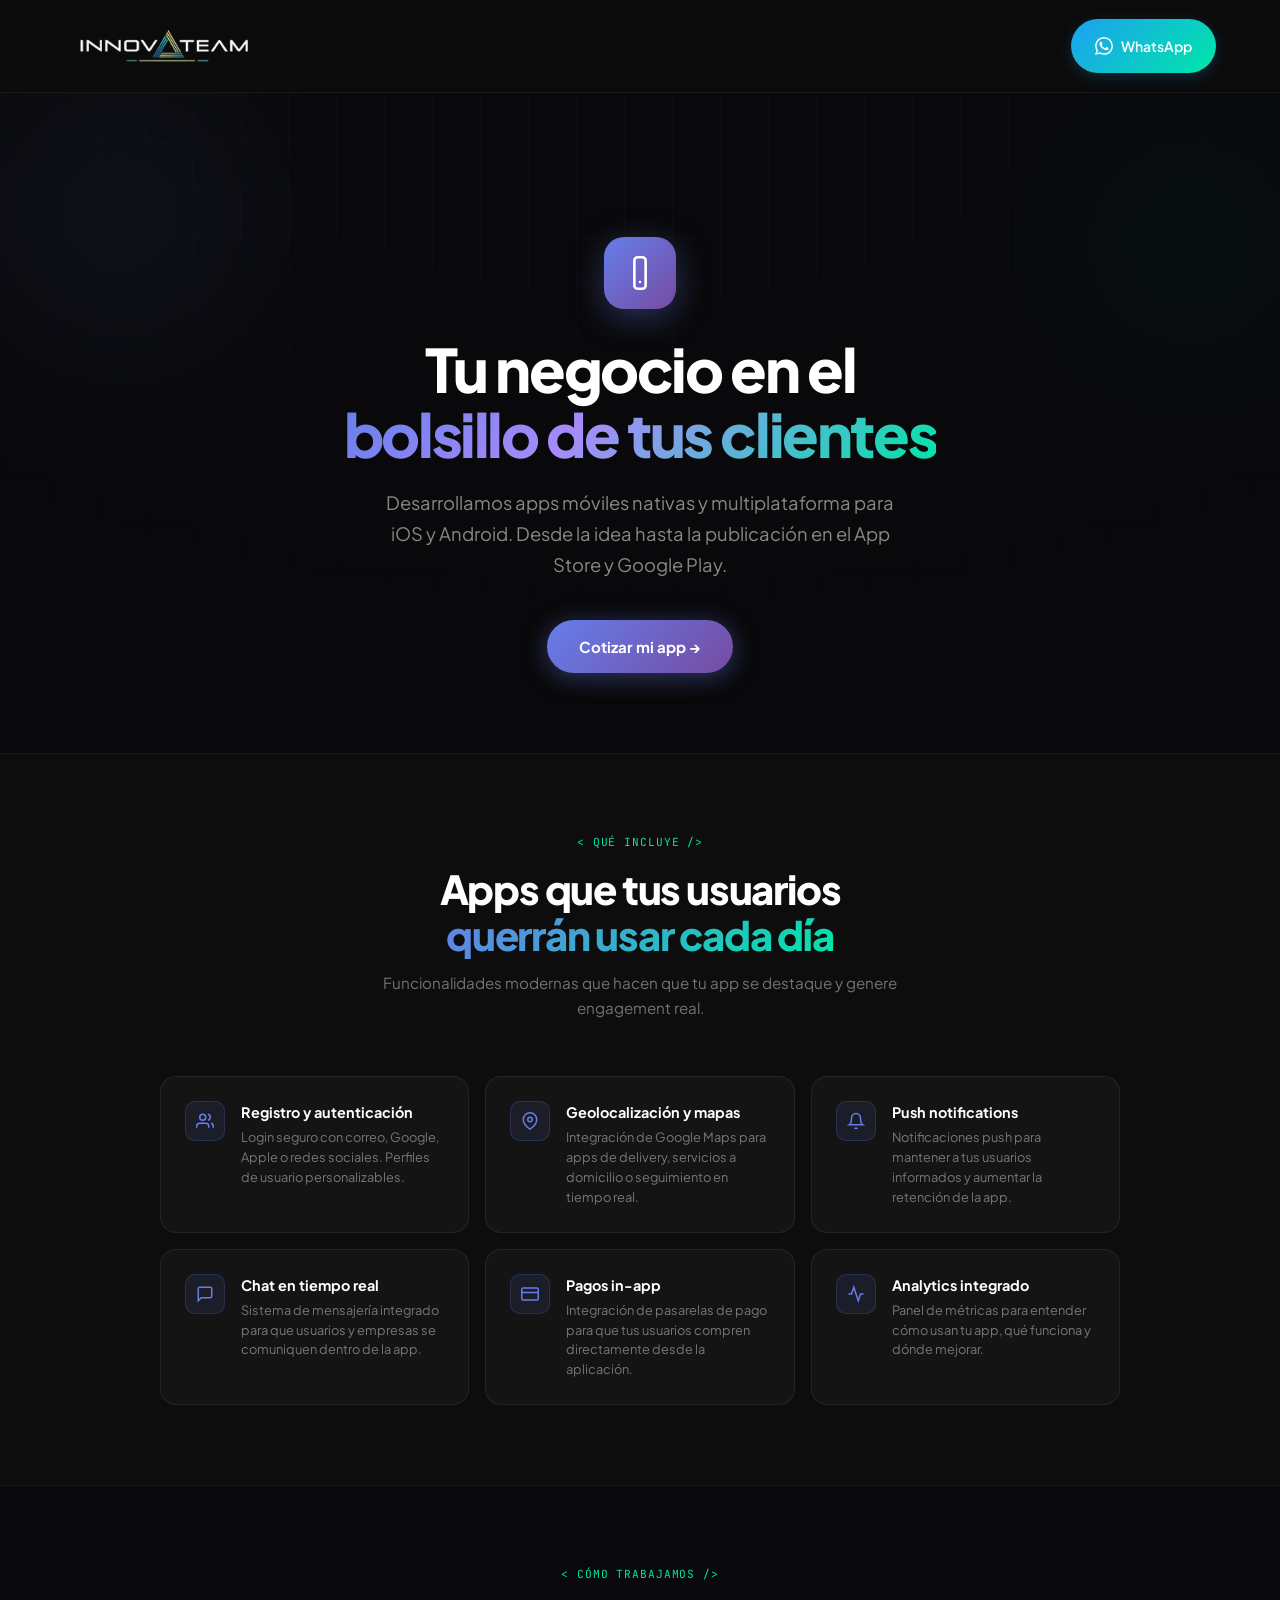
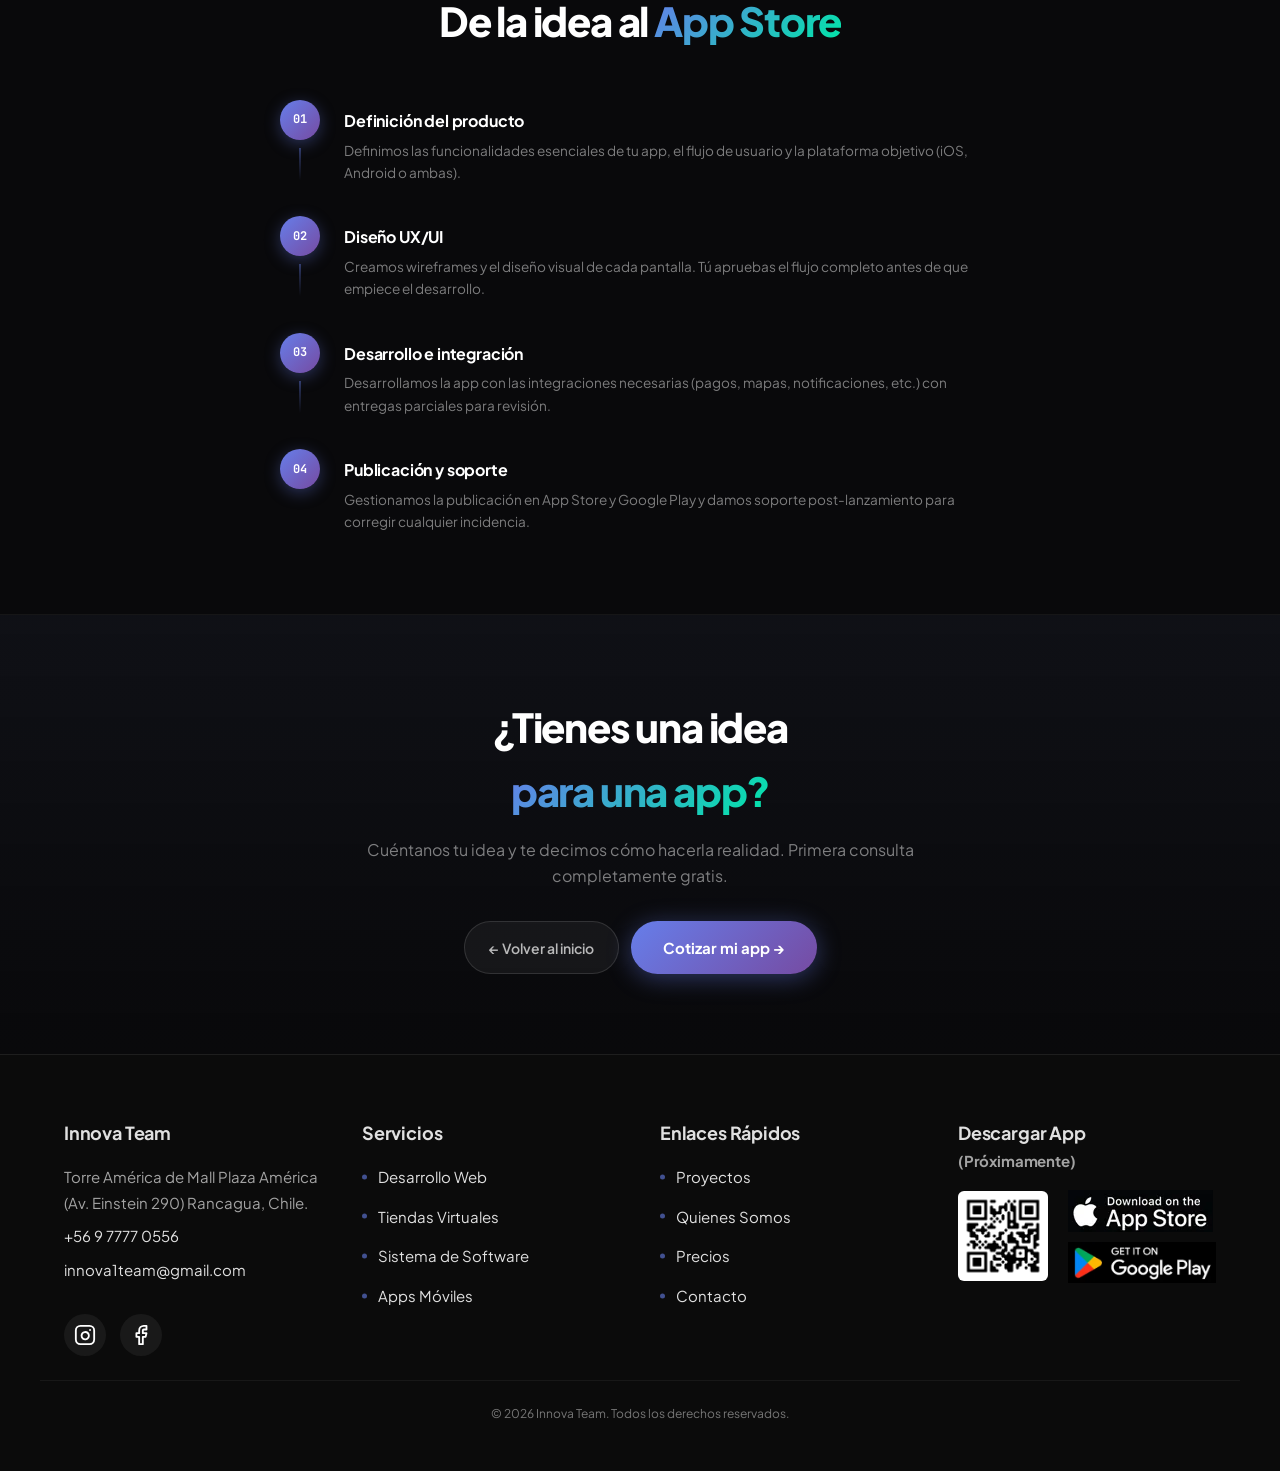
<file: servicio-app.html>
<!DOCTYPE html>
<html lang="es">
<head>
  <meta charset="UTF-8">
  <title>Aplicaciones Móviles — Innova Team</title>
  <meta name="viewport" content="width=device-width, initial-scale=1.0">
  <meta name="description" content="Desarrollo de apps móviles para iOS y Android. Aplicaciones nativas y multiplataforma desde la idea hasta el App Store.">
  
   <!-- Open Graph  -->
  <!-- Meta tags básicos -->
<meta name="author" content="Innova Team">
<meta name="robots" content="index, follow">

<!-- Open Graph — para WhatsApp, Facebook, LinkedIn -->
<meta property="og:type"        content="website">
<meta property="og:url"         content="https://innova1team.com/servicio-app.html">
<meta property="og:title"       content="Innova Team — Servicio Apps">
<meta property="og:description" content="Desarrollamos sitios web, tiendas virtuales, apps móviles y sistemas de software para empresas y emprendedores en Chile y Venezuela.">
<meta property="og:image"       content="https://innova1team.com/assets/og-image.jpg">
<meta property="og:image:width"  content="1200">
<meta property="og:image:height" content="630">
<meta property="og:locale"      content="es_CL">
<meta property="og:site_name"   content="Innova Team">

<!-- Twitter/X Card -->
<meta name="twitter:card"        content="summary_large_image">
<meta name="twitter:title"       content="Innova Team — Páginas web, Tiendas y Software a medida">
<meta name="twitter:description" content="Desarrollamos sitios web, tiendas virtuales, apps móviles y sistemas de software para empresas y emprendedores en Chile y Venezuela.">
<meta name="twitter:image"       content="https://innova1team.com/assets/og-image.jpg">
  <link rel="stylesheet" href="css/base.css">
  <link rel="stylesheet" href="css/navbar.css">
  <link rel="stylesheet" href="css/service-page.css">
  <link rel="stylesheet" href="css/chatbot.css">
  <link rel="stylesheet" href="css/footer.css">
  <link rel="preconnect" href="https://fonts.googleapis.com">
  <link rel="preconnect" href="https://fonts.gstatic.com" crossorigin>
  <link href="https://fonts.googleapis.com/css2?family=Plus+Jakarta+Sans:wght@400;500;600;700;800&family=JetBrains+Mono:wght@400;500&display=swap" rel="stylesheet">
  <link rel="icon" href="assets/favicon.ico" type="image/x-icon">
  <script src="script.js" defer></script>
</head>
<body>

  <header class="navbar" role="banner">
    <div class="navbar__container">
      <a href="index.html" class="navbar__logo" aria-label="Inicio">
        <picture>
          <source srcset="assets/webp/innovasinfondo.webp" type="image/webp">
          <img src="assets/innovasinfondo.png" alt="Innova Team Logo" class="navbar__logo-img" >
        </picture>
      </a>
      <nav class="navbar__nav" id="navbarNav" aria-label="Navegación principal">
        <ul class="navbar__menu">
          <li class="navbar__menu-item"><a href="index.html" class="navbar__link">Inicio</a></li>
          <li class="navbar__menu-item navbar__menu-item--has-submenu">
            <button class="navbar__submenu-toggle" aria-expanded="false" aria-label="Expandir servicios">
              <span>Servicios</span>
              <svg class="navbar__submenu-arrow" viewBox="0 0 24 24" fill="none" stroke="currentColor" stroke-width="2" aria-hidden="true"><polyline points="6 9 12 15 18 9"></polyline></svg>
            </button>
            <ul class="navbar__submenu">
              <li><a href="servicio-web.html" class="navbar__submenu-link">Desarrollo web</a></li>
              <li><a href="servicio-tienda.html" class="navbar__submenu-link">Tiendas virtuales</a></li>
              <li><a href="servicio-software.html" class="navbar__submenu-link">Sistemas de software</a></li>
              <li><a href="servicio-app.html" class="navbar__submenu-link">Apps móviles</a></li>
            </ul>
          </li>
        </ul>
        <a href="https://wa.me/569777770556" class="btn-whatsapp" aria-label="Contactar por WhatsApp">
          <svg class="icon-whatsapp" viewBox="0 0 24 24" fill="currentColor" aria-hidden="true"><path d="M17.472 14.382c-.297-.149-1.758-.867-2.03-.967-.273-.099-.471-.148-.67.15-.197.297-.767.966-.94 1.164-.173.199-.347.223-.644.075-.297-.15-1.255-.463-2.39-1.475-.883-.788-1.48-1.761-1.653-2.059-.173-.297-.018-.458.13-.606.134-.133.298-.347.446-.52.149-.174.198-.298.298-.497.099-.198.05-.371-.025-.52-.075-.149-.669-1.612-.916-2.207-.242-.579-.487-.5-.669-.51-.173-.008-.371-.01-.57-.01-.198 0-.52.074-.792.372-.272.297-1.04 1.016-1.04 2.479 0 1.462 1.065 2.875 1.213 3.074.149.198 2.096 3.2 5.077 4.487.709.306 1.262.489 1.694.625.712.227 1.36.195 1.871.118.571-.085 1.758-.719 2.006-1.413.248-.694.248-1.289.173-1.413-.074-.124-.272-.198-.57-.347m-5.421 7.403h-.004a9.87 9.87 0 01-5.031-1.378l-.361-.214-3.741.982.998-3.648-.235-.374a9.86 9.86 0 01-1.51-5.26c.001-5.45 4.436-9.884 9.888-9.884 2.64 0 5.122 1.03 6.988 2.898a9.825 9.825 0 012.893 6.994c-.003 5.45-4.437 9.884-9.885 9.884m8.413-18.297A11.815 11.815 0 0012.05 0C5.495 0 .16 5.335.157 11.892c0 2.096.547 4.142 1.588 5.945L.057 24l6.305-1.654a11.882 11.882 0 005.683 1.448h.005c6.554 0 11.89-5.335 11.893-11.893a11.821 11.821 0 00-3.48-8.413Z"/></svg>
          <span class="whatsapp-text">WhatsApp</span>
        </a>
      </nav>
      <button class="navbar__toggle" id="navbarToggle" aria-label="Abrir menú" aria-expanded="false" aria-controls="navbarNav">
        <span class="navbar__toggle-icon"></span>
      </button>
    </div>
  </header>

  <main>
    <section class="service-hero">
      <div class="service-hero__glow service-hero__glow--1" aria-hidden="true"></div>
      <div class="service-hero__glow service-hero__glow--2" aria-hidden="true"></div>
      <div class="service-hero__content">
       
        <div class="service-hero__icon" aria-hidden="true">
          <svg viewBox="0 0 24 24" fill="none" stroke-linecap="round" stroke-linejoin="round">
            <path d="M10.5 1.5H13.5A2.25 2.25 0 0115.75 3.75v16.5a2.25 2.25 0 01-2.25 2.25h-3a2.25 2.25 0 01-2.25-2.25V3.75A2.25 2.25 0 0110.5 1.5z"/>
            <path d="M12 18v.001"/>
          </svg>
        </div>
        <h1 class="service-hero__title">Tu negocio en el<br><span>bolsillo de tus clientes</span></h1>
        <p class="service-hero__desc">Desarrollamos apps móviles nativas y multiplataforma para iOS y Android. Desde la idea hasta la publicación en el App Store y Google Play.</p>
        <a href="https://wa.me/56977770556?text=Hola%2C%20quiero%20cotizar%20una%20aplicaci%C3%B3n%20m%C3%B3vil" class="service-hero__cta" target="_blank" rel="noopener">
          Cotizar mi app →
        </a>
      </div>
    </section>

    <section class="service-features">
      <div class="service-features__header">
        <p class="service-section__label">&lt; qué incluye /&gt;</p>
        <h2 class="service-section__title">Apps que tus usuarios<br><span>querrán usar cada día</span></h2>
        <p class="service-section__subtitle">Funcionalidades modernas que hacen que tu app se destaque y genere engagement real.</p>
      </div>
      <div class="service-features__grid">

        <div class="feature-card">
          <div class="feature-card__icon">
            <svg viewBox="0 0 24 24"><path d="M17 21v-2a4 4 0 00-4-4H5a4 4 0 00-4 4v2"/><circle cx="9" cy="7" r="4"/><path d="M23 21v-2a4 4 0 00-3-3.87M16 3.13a4 4 0 010 7.75"/></svg>
          </div>
          <div>
            <p class="feature-card__title">Registro y autenticación</p>
            <p class="feature-card__desc">Login seguro con correo, Google, Apple o redes sociales. Perfiles de usuario personalizables.</p>
          </div>
        </div>

        <div class="feature-card">
          <div class="feature-card__icon">
            <svg viewBox="0 0 24 24"><path d="M21 10c0 7-9 13-9 13s-9-6-9-13a9 9 0 0118 0z"/><circle cx="12" cy="10" r="3"/></svg>
          </div>
          <div>
            <p class="feature-card__title">Geolocalización y mapas</p>
            <p class="feature-card__desc">Integración de Google Maps para apps de delivery, servicios a domicilio o seguimiento en tiempo real.</p>
          </div>
        </div>

        <div class="feature-card">
          <div class="feature-card__icon">
            <svg viewBox="0 0 24 24"><path d="M18 8A6 6 0 006 8c0 7-3 9-3 9h18s-3-2-3-9"/><path d="M13.73 21a2 2 0 01-3.46 0"/></svg>
          </div>
          <div>
            <p class="feature-card__title">Push notifications</p>
            <p class="feature-card__desc">Notificaciones push para mantener a tus usuarios informados y aumentar la retención de la app.</p>
          </div>
        </div>

        <div class="feature-card">
          <div class="feature-card__icon">
            <svg viewBox="0 0 24 24"><path d="M21 15a2 2 0 01-2 2H7l-4 4V5a2 2 0 012-2h14a2 2 0 012 2z"/></svg>
          </div>
          <div>
            <p class="feature-card__title">Chat en tiempo real</p>
            <p class="feature-card__desc">Sistema de mensajería integrado para que usuarios y empresas se comuniquen dentro de la app.</p>
          </div>
        </div>

        <div class="feature-card">
          <div class="feature-card__icon">
            <svg viewBox="0 0 24 24"><rect x="1" y="4" width="22" height="16" rx="2"/><line x1="1" y1="10" x2="23" y2="10"/></svg>
          </div>
          <div>
            <p class="feature-card__title">Pagos in-app</p>
            <p class="feature-card__desc">Integración de pasarelas de pago para que tus usuarios compren directamente desde la aplicación.</p>
          </div>
        </div>

        <div class="feature-card">
          <div class="feature-card__icon">
            <svg viewBox="0 0 24 24"><polyline points="22 12 18 12 15 21 9 3 6 12 2 12"/></svg>
          </div>
          <div>
            <p class="feature-card__title">Analytics integrado</p>
            <p class="feature-card__desc">Panel de métricas para entender cómo usan tu app, qué funciona y dónde mejorar.</p>
          </div>
        </div>

      </div>
    </section>

    <section class="service-process">
      <div class="service-process__header">
        <p class="service-section__label">&lt; cómo trabajamos /&gt;</p>
        <h2 class="service-section__title">De la idea al <span>App Store</span></h2>
      </div>
      <div class="service-process__steps">
        <div class="process-step">
          <div class="process-step__left"><div class="process-step__num">01</div><div class="process-step__line"></div></div>
          <div class="process-step__content">
            <p class="process-step__title">Definición del producto</p>
            <p class="process-step__desc">Definimos las funcionalidades esenciales de tu app, el flujo de usuario y la plataforma objetivo (iOS, Android o ambas).</p>
          </div>
        </div>
        <div class="process-step">
          <div class="process-step__left"><div class="process-step__num">02</div><div class="process-step__line"></div></div>
          <div class="process-step__content">
            <p class="process-step__title">Diseño UX/UI</p>
            <p class="process-step__desc">Creamos wireframes y el diseño visual de cada pantalla. Tú apruebas el flujo completo antes de que empiece el desarrollo.</p>
          </div>
        </div>
        <div class="process-step">
          <div class="process-step__left"><div class="process-step__num">03</div><div class="process-step__line"></div></div>
          <div class="process-step__content">
            <p class="process-step__title">Desarrollo e integración</p>
            <p class="process-step__desc">Desarrollamos la app con las integraciones necesarias (pagos, mapas, notificaciones, etc.) con entregas parciales para revisión.</p>
          </div>
        </div>
        <div class="process-step">
          <div class="process-step__left"><div class="process-step__num">04</div><div class="process-step__line"></div></div>
          <div class="process-step__content">
            <p class="process-step__title">Publicación y soporte</p>
            <p class="process-step__desc">Gestionamos la publicación en App Store y Google Play y damos soporte post-lanzamiento para corregir cualquier incidencia.</p>
          </div>
        </div>
      </div>
    </section>

    <section class="service-cta">
      <div class="service-cta__inner">
        <h2 class="service-cta__title">¿Tienes una idea<br><span>para una app?</span></h2>
        <p class="service-cta__text">Cuéntanos tu idea y te decimos cómo hacerla realidad. Primera consulta completamente gratis.</p>
        <div class="service-cta__btns">
          <a href="index.html" class="btn-back">← Volver al inicio</a>
          <a href="https://wa.me/56977770556?text=Hola%2C%20tengo%20una%20idea%20para%20una%20app%20y%20quiero%20cotizarla" class="service-hero__cta" target="_blank" rel="noopener">Cotizar mi app →</a>
        </div>
      </div>
    </section>
  </main>

   <footer class="footer" role="contentinfo">
    <div class="footer-container">
      
      <!-- Columna 1: Información de contacto -->
      <div class="footer-column">
        <h3 class="footer-column__title">Innova Team</h3>
        <address class="footer-column__address">
          <p>Torre América de Mall Plaza América (Av. Einstein 290)  Rancagua, Chile.</p>
          <p><a href="tel:+56977770556">+56 9 7777 0556</a></p>
          <p><a href="mailto:innova1team@gmail.com">innova1team@gmail.com</a></p>
        </address>
        
       <div class="footer-social">
         <a href="https://www.instagram.com/innova1team/"
     target="_blank"
     aria-label="Instagram"
     class="footer-social__link">

    <svg xmlns="http://www.w3.org/2000/svg"
         width="22"
         height="22"
         viewBox="0 0 24 24"
         fill="none"
         stroke="currentColor"
         stroke-width="2"
         stroke-linecap="round"
         stroke-linejoin="round">

      <rect x="2" y="2" width="20" height="20" rx="5" ry="5"></rect>
      <path d="M16 11.37a4 4 0 1 1-7.75 1.25 4 4 0 0 1 7.75-1.25z"></path>
      <line x1="17.5" y1="6.5" x2="17.51" y2="6.5"></line>

    </svg>
          </a>
         <a href="https://www.facebook.com/profile.php?id=61589025037458&locale=es_LA"
     target="_blank"
     aria-label="Facebook"
     class="footer-social__link">

    <svg xmlns="http://www.w3.org/2000/svg"
         width="22"
         height="22"
         viewBox="0 0 24 24"
         fill="none"
         stroke="currentColor"
         stroke-width="2"
         stroke-linecap="round"
         stroke-linejoin="round">

      <path d="M18 2h-3a5 5 0 0 0-5 5v3H7v4h3v8h4v-8h3l1-4h-4V7a1 1 0 0 1 1-1h3z"></path>

    </svg>
           </a>
        </div>

      </div>

      <!-- Columna 2: Servicios -->
      <div class="footer-column">
        <h3 class="footer-column__title">Servicios</h3>
        <ul class="footer-column__list">
          <li><a href="servicio-web.html">Desarrollo Web</a></li>
          <li><a href="servicio-tienda.html">Tiendas Virtuales</a></li>
          <li><a href="servicio-software.html">Sistema de Software</a></li>
          <li><a href="servicio-app.html">Apps Móviles</a></li>
        </ul>
      </div>

      <!-- Columna 3: Enlaces rápidos -->
      <div class="footer-column">
        <h3 class="footer-column__title">Enlaces Rápidos</h3>
        <ul class="footer-column__list">
          <li><a href="proyectos.html">Proyectos</a></li>
          <li><a href="nosotros.html">Quienes Somos</a></li>
          <li><a href="#planes">Precios</a></li>
          <li><a href="#contacto">Contacto</a></li>
        </ul>
      </div>

      <!-- Columna 4: Descargar App -->
      <div class="footer-column footer-app">
        <h3 class="footer-column__title">Descargar App <p class="footer-column__address">(Próximamente)</p></h3>
        
        <div class="footer-app__content">
          <div class="footer-qr">
            <picture>
              <source srcset="assets/webp/https_innovateam_netlify_app_.webp" type="image/webp">
              <img src="assets/https_innovateam_netlify_app_.png" alt="Código QR para descargar app">
            </picture>
          </div>
          <div class="footer-stores">
            <a>
              <picture>
                <source srcset="assets/webp/apple.webp" type="image/webp">
                <img src="assets/apple.png" alt="Descargar en App Store">
              </picture>
            </a>
            <a>
              <picture>
                <source srcset="assets/webp/playstore.webp" type="image/webp">
                <img src="assets/playstore.png" alt="Descargar en Google Play">
              </picture>
            </a>
          </div>
        </div>
      </div>

    </div>

    <!-- Fila inferior con copyright -->
    <div class="footer-bottom">
      <p>&copy; 2026 Innova Team. Todos los derechos reservados.</p>
    </div>
  </footer>

</body>
</html>
</file>
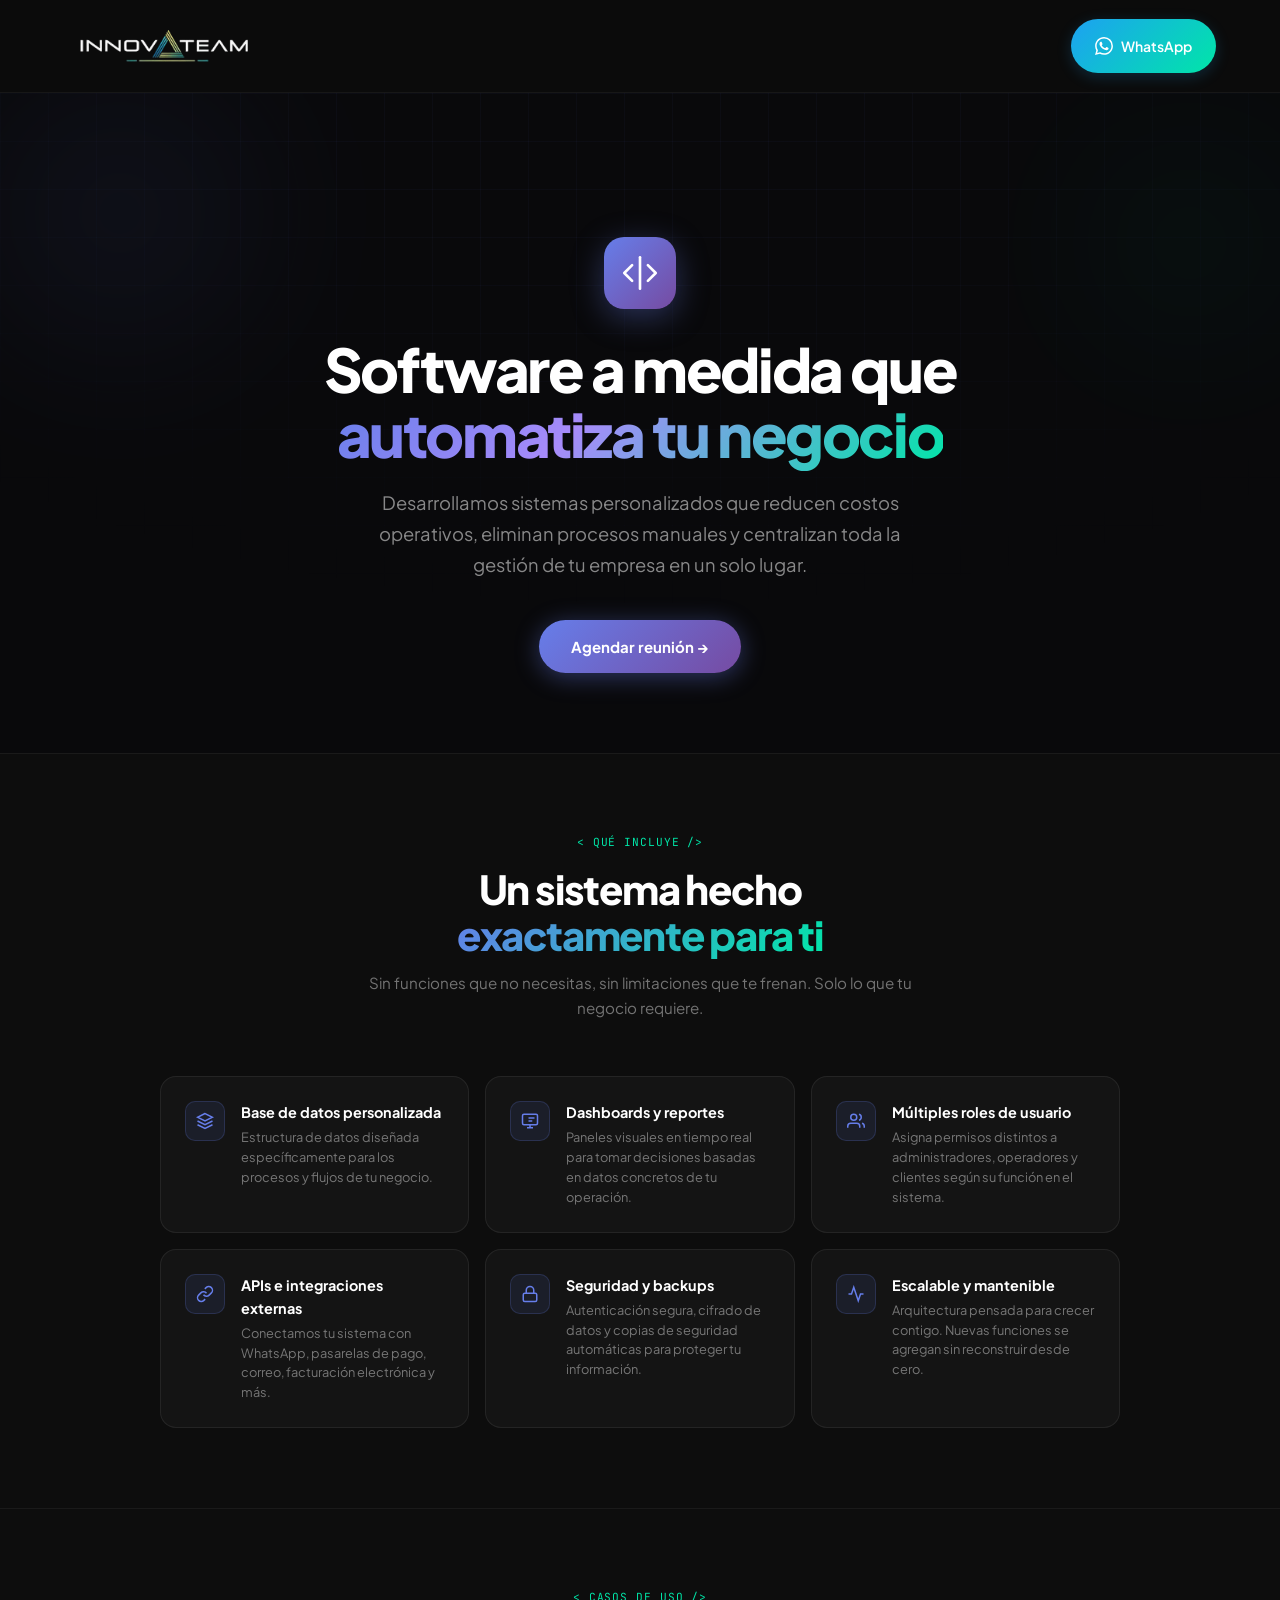
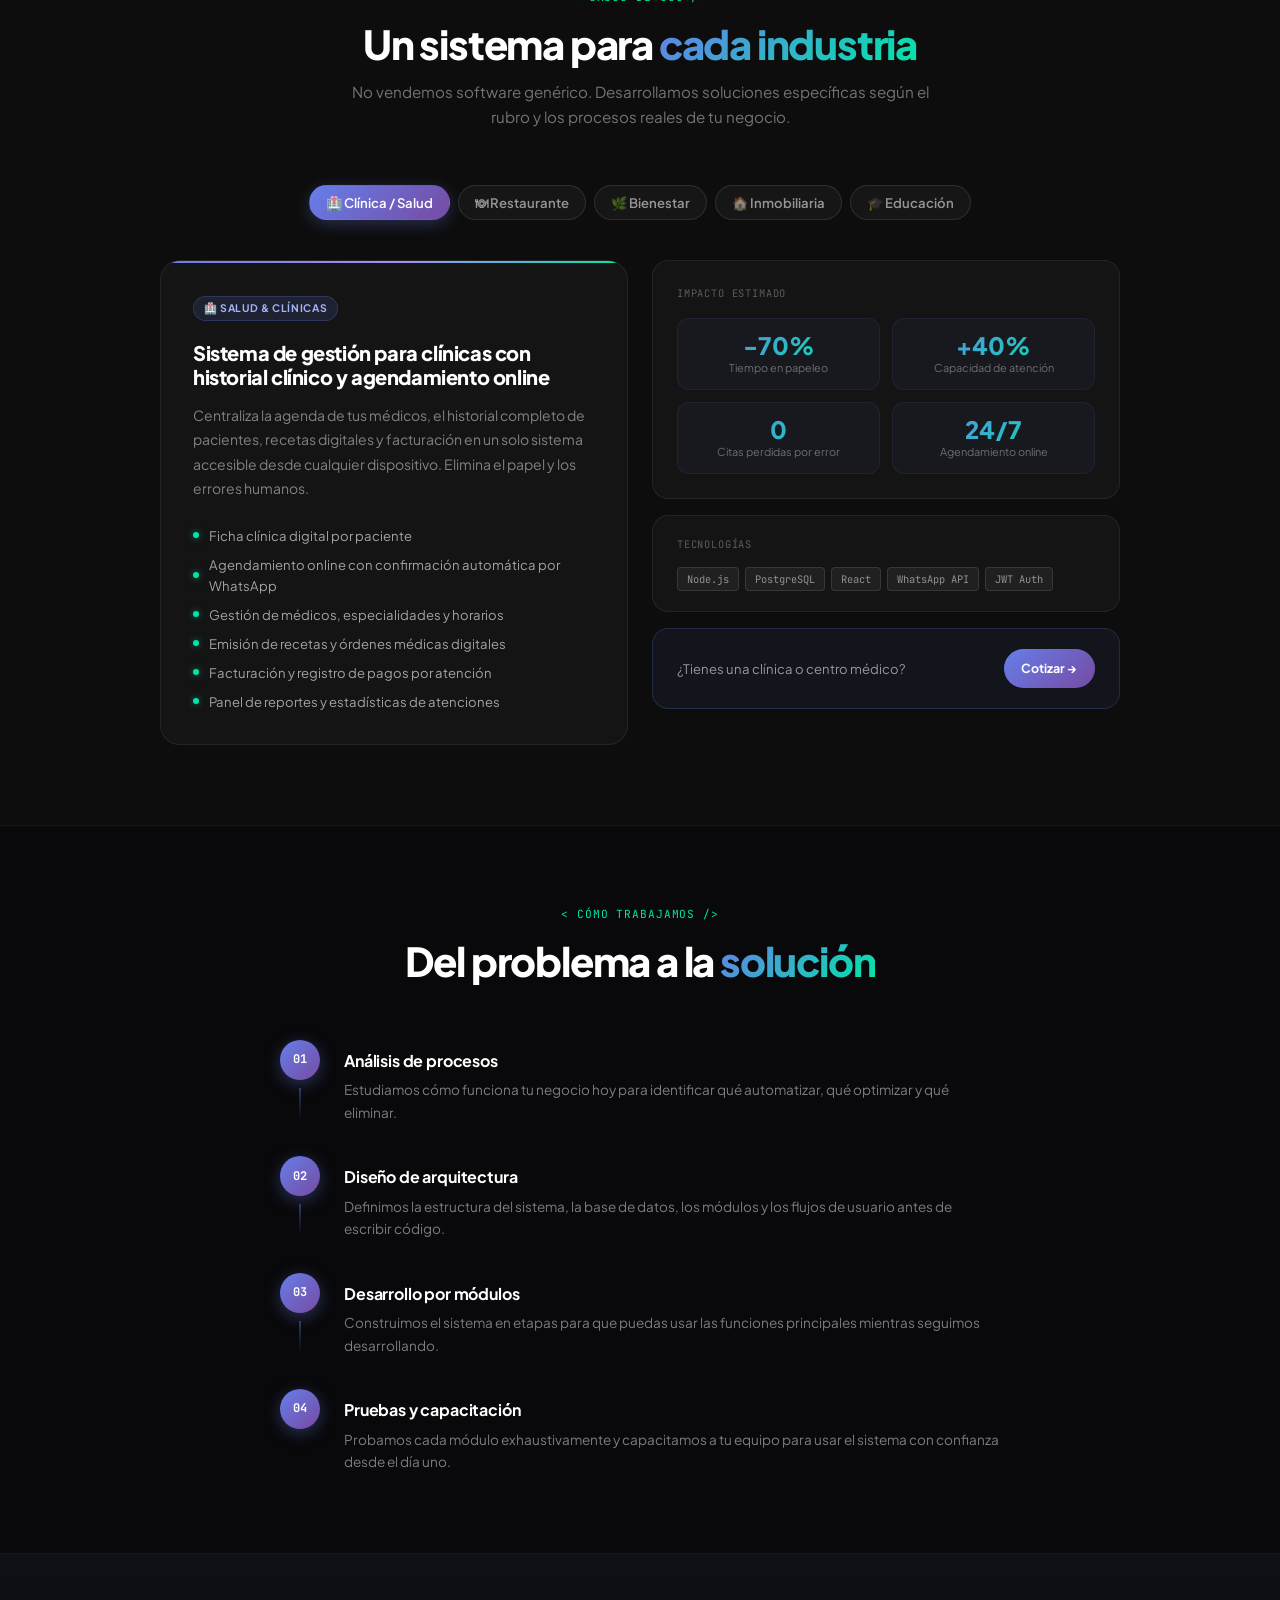
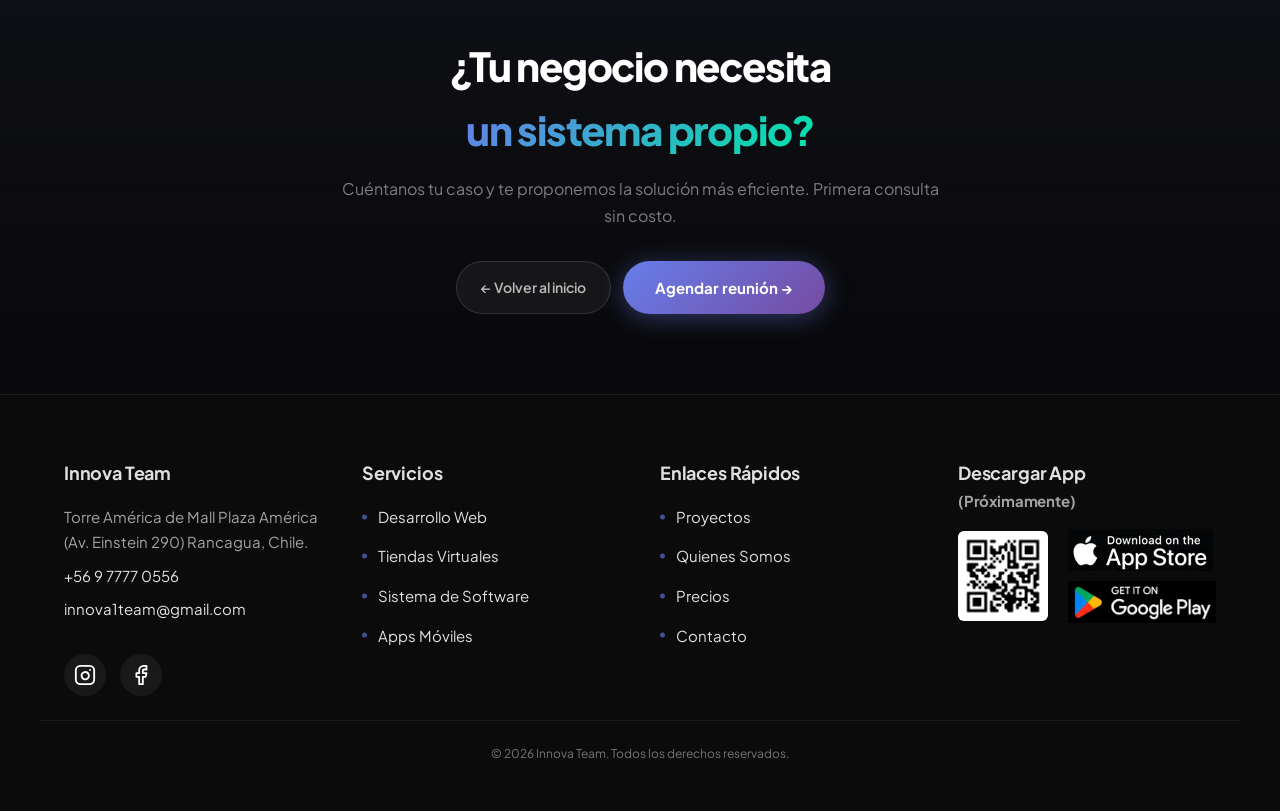
<file: servicio-software.html>
<!DOCTYPE html>
<html lang="es">
<head>
  <meta charset="UTF-8">
  <title>Sistema de Software — Innova Team</title>
  <meta name="viewport" content="width=device-width, initial-scale=1.0">
  <meta name="description" content="Sistemas de software a medida para centralizar y automatizar tu negocio. Dashboards, CRM, inventario y más.">
  
   <!-- Open Graph  -->
  <!-- Meta tags básicos -->
<meta name="author" content="Innova Team">
<meta name="robots" content="index, follow">

<!-- Open Graph — para WhatsApp, Facebook, LinkedIn -->
<meta property="og:type"        content="website">
<meta property="og:url"         content="https://innova1team.com/servicio-software.html">
<meta property="og:title"       content="Innova Team — Servicio Software">
<meta property="og:description" content="Desarrollamos sitios web, tiendas virtuales, apps móviles y sistemas de software para empresas y emprendedores en Chile y Venezuela.">
<meta property="og:image"       content="https://innova1team.com/assets/og-image.jpg">
<meta property="og:image:width"  content="1200">
<meta property="og:image:height" content="630">
<meta property="og:locale"      content="es_CL">
<meta property="og:site_name"   content="Innova Team">

<!-- Twitter/X Card -->
<meta name="twitter:card"        content="summary_large_image">
<meta name="twitter:title"       content="Innova Team — Páginas web, Tiendas y Software a medida">
<meta name="twitter:description" content="Desarrollamos sitios web, tiendas virtuales, apps móviles y sistemas de software para empresas y emprendedores en Chile y Venezuela.">
<meta name="twitter:image"       content="https://innova1team.com/assets/og-image.jpg">
  <link rel="stylesheet" href="css/base.css">
  <link rel="stylesheet" href="css/navbar.css">
  <link rel="stylesheet" href="css/service-page.css">
  <link rel="stylesheet" href="css/chatbot.css">
  <link rel="stylesheet" href="css/footer.css">
  <link rel="preconnect" href="https://fonts.googleapis.com">
  <link rel="preconnect" href="https://fonts.gstatic.com" crossorigin>
  <link href="https://fonts.googleapis.com/css2?family=Plus+Jakarta+Sans:wght@400;500;600;700;800&family=JetBrains+Mono:wght@400;500&display=swap" rel="stylesheet">
  <link rel="icon" href="assets/favicon.ico" type="image/x-icon">
  <script src="script.js" defer></script>
<style>
/* ── Casos de uso ── */
.software-cases {
  padding: 5rem 1.5rem;
  background: rgba(255,255,255,0.01);
  border-top: 1px solid rgba(255,255,255,0.05);
}
 
.software-cases__header {
  text-align: center;
  max-width: 600px;
  margin: 0 auto 3.5rem;
}
 
.software-cases__label {
  font-family: var(--font-mono);
  font-size: 0.7rem;
  color: #00E6A8;
  letter-spacing: 0.08em;
  text-transform: uppercase;
  margin-bottom: 0.875rem;
}
 
.software-cases__title {
  font-family: var(--font-primary);
  font-size: clamp(1.75rem, 4vw, 2.5rem);
  font-weight: 800;
  color: #fff;
  letter-spacing: -0.03em;
  margin-bottom: 0.75rem;
  line-height: 1.15;
}
 
.software-cases__title span {
  background: linear-gradient(135deg, #667eea 0%, #00E6A8 100%);
  -webkit-background-clip: text;
  background-clip: text;
  -webkit-text-fill-color: transparent;
}
 
.software-cases__subtitle {
  font-size: 0.95rem;
  color: rgba(240,240,240,0.45);
  line-height: 1.65;
  margin: 0;
}
 
/* Tabs de industria */
.cases-tabs {
  display: flex;
  justify-content: center;
  flex-wrap: wrap;
  gap: 8px;
  margin-bottom: 2.5rem;
  max-width: 800px;
  margin-left: auto;
  margin-right: auto;
}
 
.cases-tab {
  display: inline-flex;
  align-items: center;
  gap: 6px;
  padding: 0.5rem 1rem;
  border-radius: 9999px;
  border: 1px solid rgba(255,255,255,0.1);
  background: rgba(255,255,255,0.04);
  color: rgba(255,255,255,0.55);
  font-family: var(--font-primary);
  font-size: 0.82rem;
  font-weight: 600;
  cursor: pointer;
  transition: all 0.2s ease;
}
 
.cases-tab:hover {
  border-color: rgba(102,126,234,0.4);
  color: #fff;
  background: rgba(102,126,234,0.08);
}
 
.cases-tab.is-active {
  background: linear-gradient(135deg, #667eea, #764ba2);
  border-color: transparent;
  color: #fff;
  box-shadow: 0 4px 16px rgba(102,126,234,0.3);
}
 
/* Panel de caso */
.cases-panel {
  display: none;
  max-width: 960px;
  margin: 0 auto;
  animation: caseIn 0.35s ease both;
}
 
.cases-panel.is-active { display: grid; }
 
@keyframes caseIn {
  from { opacity: 0; transform: translateY(12px); }
  to   { opacity: 1; transform: translateY(0); }
}
 
.cases-panel {
  grid-template-columns: 1fr 1fr;
  gap: 24px;
  align-items: start;
}
 
/* Card izquierda — descripción */
.case-main {
  background: rgba(255,255,255,0.03);
  border: 1px solid rgba(255,255,255,0.07);
  border-radius: 20px;
  padding: 2rem;
  position: relative;
  overflow: hidden;
}
 
.case-main::before {
  content: '';
  position: absolute;
  top: 0; left: 0; right: 0;
  height: 2px;
  background: linear-gradient(90deg, #667eea, #a78bfa, #00E6A8);
}
 
.case-main__industry {
  display: inline-flex;
  align-items: center;
  gap: 6px;
  font-size: 0.65rem;
  font-weight: 700;
  padding: 3px 10px;
  border-radius: 9999px;
  background: rgba(102,126,234,0.12);
  border: 1px solid rgba(102,126,234,0.25);
  color: #a5b4fc;
  text-transform: uppercase;
  letter-spacing: 0.06em;
  margin-bottom: 1.25rem;
}
 
.case-main__title {
  font-family: var(--font-primary);
  font-size: 1.25rem;
  font-weight: 800;
  color: #fff;
  letter-spacing: -0.02em;
  line-height: 1.2;
  margin-bottom: 0.875rem;
}
 
.case-main__desc {
  font-size: 0.875rem;
  color: rgba(240,240,240,0.5);
  line-height: 1.75;
  margin-bottom: 1.5rem;
}
 
.case-main__modules {
  list-style: none;
  padding: 0;
  margin: 0;
  display: flex;
  flex-direction: column;
  gap: 8px;
}
 
.case-main__modules li {
  display: flex;
  align-items: center;
  gap: 10px;
  font-size: 0.82rem;
  color: rgba(240,240,240,0.65);
}
 
.case-main__modules li::before {
  content: '';
  width: 6px;
  height: 6px;
  border-radius: 50%;
  background: #00E6A8;
  flex-shrink: 0;
  box-shadow: 0 0 6px rgba(0,230,168,0.5);
}
 
/* Columna derecha — métricas + cta */
.case-side {
  display: flex;
  flex-direction: column;
  gap: 16px;
}
 
/* Métricas */
.case-metrics {
  background: rgba(255,255,255,0.03);
  border: 1px solid rgba(255,255,255,0.07);
  border-radius: 16px;
  padding: 1.5rem;
}
 
.case-metrics__title {
  font-family: var(--font-mono);
  font-size: 0.65rem;
  color: rgba(255,255,255,0.3);
  text-transform: uppercase;
  letter-spacing: 0.08em;
  margin-bottom: 1rem;
}
 
.case-metrics__grid {
  display: grid;
  grid-template-columns: 1fr 1fr;
  gap: 12px;
}
 
.metric-item {
  text-align: center;
  padding: 0.875rem 0.5rem;
  background: rgba(102,126,234,0.05);
  border: 1px solid rgba(102,126,234,0.1);
  border-radius: 12px;
}
 
.metric-item__value {
  font-family: var(--font-primary);
  font-size: 1.5rem;
  font-weight: 800;
  background: linear-gradient(135deg, #667eea, #00E6A8);
  -webkit-background-clip: text;
  background-clip: text;
  -webkit-text-fill-color: transparent;
  line-height: 1;
  margin-bottom: 4px;
}
 
.metric-item__label {
  font-size: 0.68rem;
  color: rgba(240,240,240,0.4);
  line-height: 1.3;
}
 
/* Stack tecnológico */
.case-stack {
  background: rgba(255,255,255,0.03);
  border: 1px solid rgba(255,255,255,0.07);
  border-radius: 16px;
  padding: 1.25rem 1.5rem;
}
 
.case-stack__title {
  font-family: var(--font-mono);
  font-size: 0.65rem;
  color: rgba(255,255,255,0.3);
  text-transform: uppercase;
  letter-spacing: 0.08em;
  margin-bottom: 0.875rem;
}
 
.case-stack__tags {
  display: flex;
  flex-wrap: wrap;
  gap: 6px;
}
 
.stack-tag {
  font-family: var(--font-mono);
  font-size: 0.65rem;
  padding: 3px 9px;
  background: rgba(255,255,255,0.05);
  border: 1px solid rgba(255,255,255,0.1);
  border-radius: 4px;
  color: rgba(240,240,240,0.55);
}
 
/* CTA caso */
.case-cta {
  display: flex;
  align-items: center;
  justify-content: space-between;
  gap: 1rem;
  padding: 1.25rem 1.5rem;
  background: rgba(102,126,234,0.07);
  border: 1px solid rgba(102,126,234,0.2);
  border-radius: 16px;
}
 
.case-cta p {
  font-size: 0.82rem;
  color: rgba(240,240,240,0.6);
  line-height: 1.5;
  margin: 0;
}
 
.case-cta a {
  display: inline-flex;
  align-items: center;
  gap: 5px;
  padding: 0.6rem 1.1rem;
  background: linear-gradient(135deg, #667eea, #764ba2);
  color: #fff;
  border-radius: 9999px;
  font-size: 0.78rem;
  font-weight: 700;
  text-decoration: none;
  white-space: nowrap;
  transition: all 0.2s ease;
  flex-shrink: 0;
}
 
.case-cta a:hover {
  transform: translateY(-1px);
  box-shadow: 0 4px 16px rgba(102,126,234,0.4);
}
 
/* Responsive */
@media (max-width: 768px) {
  .cases-panel { grid-template-columns: 1fr; }
  .software-cases { padding: 3.5rem 1rem; }
  .case-metrics__grid { grid-template-columns: repeat(2, 1fr); }
}
</style>



</head>
<body>

  <header class="navbar" role="banner">
    <div class="navbar__container">
      <a href="index.html" class="navbar__logo" aria-label="Inicio">
        <picture>
          <source srcset="assets/webp/innovasinfondo.webp" type="image/webp">
          <img src="assets/innovasinfondo.png" alt="Innova Team Logo" class="navbar__logo-img" >
        </picture>
      </a>
      <nav class="navbar__nav" id="navbarNav" aria-label="Navegación principal">
        <ul class="navbar__menu">
          <li class="navbar__menu-item"><a href="index.html" class="navbar__link">Inicio</a></li>
          <li class="navbar__menu-item navbar__menu-item--has-submenu">
            <button class="navbar__submenu-toggle" aria-expanded="false" aria-label="Expandir servicios">
              <span>Servicios</span>
              <svg class="navbar__submenu-arrow" viewBox="0 0 24 24" fill="none" stroke="currentColor" stroke-width="2" aria-hidden="true"><polyline points="6 9 12 15 18 9"></polyline></svg>
            </button>
            <ul class="navbar__submenu">
              <li><a href="servicio-web.html" class="navbar__submenu-link">Desarrollo web</a></li>
              <li><a href="servicio-tienda.html" class="navbar__submenu-link">Tiendas virtuales</a></li>
              <li><a href="servicio-software.html" class="navbar__submenu-link">Sistemas de software</a></li>
              <li><a href="servicio-app.html" class="navbar__submenu-link">Apps móviles</a></li>
            </ul>
          </li>
        </ul>
        <a href="https://wa.me/569777770556" class="btn-whatsapp" aria-label="Contactar por WhatsApp">
          <svg class="icon-whatsapp" viewBox="0 0 24 24" fill="currentColor" aria-hidden="true"><path d="M17.472 14.382c-.297-.149-1.758-.867-2.03-.967-.273-.099-.471-.148-.67.15-.197.297-.767.966-.94 1.164-.173.199-.347.223-.644.075-.297-.15-1.255-.463-2.39-1.475-.883-.788-1.48-1.761-1.653-2.059-.173-.297-.018-.458.13-.606.134-.133.298-.347.446-.52.149-.174.198-.298.298-.497.099-.198.05-.371-.025-.52-.075-.149-.669-1.612-.916-2.207-.242-.579-.487-.5-.669-.51-.173-.008-.371-.01-.57-.01-.198 0-.52.074-.792.372-.272.297-1.04 1.016-1.04 2.479 0 1.462 1.065 2.875 1.213 3.074.149.198 2.096 3.2 5.077 4.487.709.306 1.262.489 1.694.625.712.227 1.36.195 1.871.118.571-.085 1.758-.719 2.006-1.413.248-.694.248-1.289.173-1.413-.074-.124-.272-.198-.57-.347m-5.421 7.403h-.004a9.87 9.87 0 01-5.031-1.378l-.361-.214-3.741.982.998-3.648-.235-.374a9.86 9.86 0 01-1.51-5.26c.001-5.45 4.436-9.884 9.888-9.884 2.64 0 5.122 1.03 6.988 2.898a9.825 9.825 0 012.893 6.994c-.003 5.45-4.437 9.884-9.885 9.884m8.413-18.297A11.815 11.815 0 0012.05 0C5.495 0 .16 5.335.157 11.892c0 2.096.547 4.142 1.588 5.945L.057 24l6.305-1.654a11.882 11.882 0 005.683 1.448h.005c6.554 0 11.89-5.335 11.893-11.893a11.821 11.821 0 00-3.48-8.413Z"/></svg>
          <span class="whatsapp-text">WhatsApp</span>
        </a>
      </nav>
      <button class="navbar__toggle" id="navbarToggle" aria-label="Abrir menú" aria-expanded="false" aria-controls="navbarNav">
        <span class="navbar__toggle-icon"></span>
      </button>
    </div>
  </header>

  <main>
    <section class="service-hero">
      <div class="service-hero__glow service-hero__glow--1" aria-hidden="true"></div>
      <div class="service-hero__glow service-hero__glow--2" aria-hidden="true"></div>
      <div class="service-hero__content">
        
        <div class="service-hero__icon" aria-hidden="true">
          <svg viewBox="0 0 24 24" fill="none" stroke-linecap="round" stroke-linejoin="round">
            <path d="M17.25 6.75L22.5 12l-5.25 5.25"/>
            <path d="M6.75 17.25L1.5 12l5.25-5.25"/>
            <path d="M12 22.5V1.5"/>
          </svg>
        </div>
        <h1 class="service-hero__title">Software a medida que<br><span>automatiza tu negocio</span></h1>
        <p class="service-hero__desc">Desarrollamos sistemas personalizados que reducen costos operativos, eliminan procesos manuales y centralizan toda la gestión de tu empresa en un solo lugar.</p>
        <a href="https://wa.me/56977770556?text=Hola%2C%20quiero%20cotizar%20un%20sistema%20de%20software%20a%20medida" class="service-hero__cta" target="_blank" rel="noopener">
          Agendar reunión →
        </a>
      </div>
    </section>

    <section class="service-features">
      <div class="service-features__header">
        <p class="service-section__label">&lt; qué incluye /&gt;</p>
        <h2 class="service-section__title">Un sistema hecho<br><span>exactamente para ti</span></h2>
        <p class="service-section__subtitle">Sin funciones que no necesitas, sin limitaciones que te frenan. Solo lo que tu negocio requiere.</p>
      </div>
      <div class="service-features__grid">

        <div class="feature-card">
          <div class="feature-card__icon">
            <svg viewBox="0 0 24 24"><path d="M12 2L2 7l10 5 10-5-10-5zM2 17l10 5 10-5M2 12l10 5 10-5"/></svg>
          </div>
          <div>
            <p class="feature-card__title">Base de datos personalizada</p>
            <p class="feature-card__desc">Estructura de datos diseñada específicamente para los procesos y flujos de tu negocio.</p>
          </div>
        </div>

        <div class="feature-card">
          <div class="feature-card__icon">
            <svg viewBox="0 0 24 24"><rect x="2" y="3" width="20" height="14" rx="2"/><path d="M8 21h8M12 17v4"/><path d="M6 8h.01M6 12h.01"/><path d="M10 8h8M10 12h5"/></svg>
          </div>
          <div>
            <p class="feature-card__title">Dashboards y reportes</p>
            <p class="feature-card__desc">Paneles visuales en tiempo real para tomar decisiones basadas en datos concretos de tu operación.</p>
          </div>
        </div>

        <div class="feature-card">
          <div class="feature-card__icon">
            <svg viewBox="0 0 24 24"><path d="M17 21v-2a4 4 0 00-4-4H5a4 4 0 00-4 4v2"/><circle cx="9" cy="7" r="4"/><path d="M23 21v-2a4 4 0 00-3-3.87M16 3.13a4 4 0 010 7.75"/></svg>
          </div>
          <div>
            <p class="feature-card__title">Múltiples roles de usuario</p>
            <p class="feature-card__desc">Asigna permisos distintos a administradores, operadores y clientes según su función en el sistema.</p>
          </div>
        </div>

        <div class="feature-card">
          <div class="feature-card__icon">
            <svg viewBox="0 0 24 24"><path d="M10 13a5 5 0 007.54.54l3-3a5 5 0 00-7.07-7.07l-1.72 1.71"/><path d="M14 11a5 5 0 00-7.54-.54l-3 3a5 5 0 007.07 7.07l1.71-1.71"/></svg>
          </div>
          <div>
            <p class="feature-card__title">APIs e integraciones externas</p>
            <p class="feature-card__desc">Conectamos tu sistema con WhatsApp, pasarelas de pago, correo, facturación electrónica y más.</p>
          </div>
        </div>

        <div class="feature-card">
          <div class="feature-card__icon">
            <svg viewBox="0 0 24 24"><rect x="3" y="11" width="18" height="11" rx="2"/><path d="M7 11V7a5 5 0 0110 0v4"/></svg>
          </div>
          <div>
            <p class="feature-card__title">Seguridad y backups</p>
            <p class="feature-card__desc">Autenticación segura, cifrado de datos y copias de seguridad automáticas para proteger tu información.</p>
          </div>
        </div>

        <div class="feature-card">
          <div class="feature-card__icon">
            <svg viewBox="0 0 24 24"><polyline points="22 12 18 12 15 21 9 3 6 12 2 12"/></svg>
          </div>
          <div>
            <p class="feature-card__title">Escalable y mantenible</p>
            <p class="feature-card__desc">Arquitectura pensada para crecer contigo. Nuevas funciones se agregan sin reconstruir desde cero.</p>
          </div>
        </div>

      </div>
    </section>

   <section class="software-cases" aria-label="Casos de uso por industria">
 
  <div class="software-cases__header">
    <p class="software-cases__label">&lt; casos de uso /&gt;</p>
    <h2 class="software-cases__title">Un sistema para <span>cada industria</span></h2>
    <p class="software-cases__subtitle">No vendemos software genérico. Desarrollamos soluciones específicas según el rubro y los procesos reales de tu negocio.</p>
  </div>
 
  <!-- Tabs -->
  <div class="cases-tabs" role="tablist" aria-label="Industrias">
    <button class="cases-tab is-active" data-tab="clinica" role="tab" aria-selected="true">🏥 Clínica / Salud</button>
    <button class="cases-tab" data-tab="restaurante" role="tab" aria-selected="false">🍽 Restaurante</button>
    <button class="cases-tab" data-tab="bienestar" role="tab" aria-selected="false">🌿 Bienestar </button>
    <button class="cases-tab" data-tab="inmobiliaria" role="tab" aria-selected="false">🏠 Inmobiliaria</button>
    <button class="cases-tab" data-tab="educacion" role="tab" aria-selected="false">🎓 Educación</button>
  </div>
 
  <!-- Panel: Clínica -->
  <div class="cases-panel is-active" id="panel-clinica" role="tabpanel">
    <div class="case-main">
      <span class="case-main__industry">🏥 Salud & Clínicas</span>
      <h3 class="case-main__title">Sistema de gestión para clínicas con historial clínico y agendamiento online</h3>
      <p class="case-main__desc">Centraliza la agenda de tus médicos, el historial completo de pacientes, recetas digitales y facturación en un solo sistema accesible desde cualquier dispositivo. Elimina el papel y los errores humanos.</p>
      <ul class="case-main__modules">
        <li>Ficha clínica digital por paciente</li>
        <li>Agendamiento online con confirmación automática por WhatsApp</li>
        <li>Gestión de médicos, especialidades y horarios</li>
        <li>Emisión de recetas y órdenes médicas digitales</li>
        <li>Facturación y registro de pagos por atención</li>
        <li>Panel de reportes y estadísticas de atenciones</li>
      </ul>
    </div>
    <div class="case-side">
      <div class="case-metrics">
        <p class="case-metrics__title">Impacto estimado</p>
        <div class="case-metrics__grid">
          <div class="metric-item">
            <div class="metric-item__value">-70%</div>
            <div class="metric-item__label">Tiempo en papeleo</div>
          </div>
          <div class="metric-item">
            <div class="metric-item__value">+40%</div>
            <div class="metric-item__label">Capacidad de atención</div>
          </div>
          <div class="metric-item">
            <div class="metric-item__value">0</div>
            <div class="metric-item__label">Citas perdidas por error</div>
          </div>
          <div class="metric-item">
            <div class="metric-item__value">24/7</div>
            <div class="metric-item__label">Agendamiento online</div>
          </div>
        </div>
      </div>
      <div class="case-stack">
        <p class="case-stack__title">Tecnologías</p>
        <div class="case-stack__tags">
          <span class="stack-tag">Node.js</span>
          <span class="stack-tag">PostgreSQL</span>
          <span class="stack-tag">React</span>
          <span class="stack-tag">WhatsApp API</span>
          <span class="stack-tag">JWT Auth</span>
        </div>
      </div>
      <div class="case-cta">
        <p>¿Tienes una clínica o centro médico?</p>
        <a href="https://wa.me/56977770556?text=Hola%2C%20necesito%20un%20sistema%20para%20mi%20clinica" target="_blank" rel="noopener">Cotizar →</a>
      </div>
    </div>
  </div>
 
 <!-- ── Panel: Restaurante ── -->
<div class="cases-panel" id="panel-restaurante" role="tabpanel">
  <div class="case-main">
    <span class="case-main__industry">🍽 Restaurantes & Locales</span>
    <h3 class="case-main__title">Sistema integral para restaurantes que automatiza pedidos, caja y delivery en tiempo real</h3>
    <p class="case-main__desc">
      Olvídate del papel y los errores humanos. Nuestro sistema conecta la sala, la cocina y la caja en un flujo automático — desde que el cliente pide hasta que paga. Optimiza cada proceso clave, mejora la eficiencia operativa y eleva la experiencia de tu cliente en cada visita.
    </p>
    <ul class="case-main__modules">
      <li>App para meseros — toma de pedidos desde celular en tiempo real</li>
      <li>Panel de cocina con estado de pedidos actualizado al instante</li>
      <li>Módulo de delivery con seguimiento y asignación de repartidores</li>
      <li>Punto de venta (POS) con cierre de caja automático</li>
      <li>Menú digital con QR actualizable sin costo adicional</li>
      <li>Reportes de ventas, productos más vendidos y horarios pico</li>
      <li>Control de inventario con alertas de stock bajo automáticas</li>
    </ul>
  </div>
  <div class="case-side">
    <div class="case-metrics">
      <p class="case-metrics__title">Impacto estimado</p>
      <div class="case-metrics__grid">
        <div class="metric-item">
          <div class="metric-item__value">-60%</div>
          <div class="metric-item__label">Errores en pedidos</div>
        </div>
        <div class="metric-item">
          <div class="metric-item__value">+35%</div>
          <div class="metric-item__label">Velocidad de atención</div>
        </div>
        <div class="metric-item">
          <div class="metric-item__value">-30%</div>
          <div class="metric-item__label">Merma de inventario</div>
        </div>
        <div class="metric-item">
          <div class="metric-item__value">100%</div>
          <div class="metric-item__label">Trazabilidad de pedidos</div>
        </div>
      </div>
    </div>
    <div class="case-stack">
      <p class="case-stack__title">Tecnologías</p>
      <div class="case-stack__tags">
        <span class="stack-tag">React Native</span>
        <span class="stack-tag">Node.js</span>
        <span class="stack-tag">WebSockets</span>
        <span class="stack-tag">MySQL</span>
        <span class="stack-tag">QR API</span>
        <span class="stack-tag">Maps API</span>
      </div>
    </div>
    <div class="case-cta">
      <p>¿Tienes un restaurante o local gastronómico?</p>
      <a href="https://wa.me/56977770556?text=Hola%2C%20necesito%20un%20sistema%20para%20mi%20restaurante" target="_blank" rel="noopener">Cotizar →</a>
    </div>
  </div>
</div>
 
 <!-- ── Panel: Bienestar ── -->
<div class="cases-panel" id="panel-bienestar" role="tabpanel">
  <div class="case-main">
    <span class="case-main__industry">🌿 Spa & Centros de Bienestar</span>
    <h3 class="case-main__title">Sistema de gestión para spa y centros de estética que centraliza citas, ventas y equipo en un solo lugar</h3>
    <p class="case-main__desc">
      Gestiona todo tu centro de bienestar desde una sola plataforma. Tus clientes reservan en línea, tu equipo sabe qué tratamiento tiene cada uno, y tú controlas el inventario de productos y los ingresos del día — sin llamadas, sin papel, sin confusión.
    </p>
    <ul class="case-main__modules">
      <li>Agenda online con reserva de citas por cliente y terapeuta</li>
      <li>Confirmación automática por WhatsApp con recordatorio previo</li>
      <li>Gestión del equipo — turnos, especialidades y comisiones por servicio</li>
      <li>Inventario de productos con alertas de reposición automática</li>
      <li>Punto de venta para servicios, paquetes y productos</li>
      <li>Historial de cada cliente — tratamientos, productos usados y preferencias</li>
      <li>Dashboard de ingresos diarios, semanales y por terapeuta</li>
    </ul>
  </div>
  <div class="case-side">
    <div class="case-metrics">
      <p class="case-metrics__title">Impacto estimado</p>
      <div class="case-metrics__grid">
        <div class="metric-item">
          <div class="metric-item__value">-80%</div>
          <div class="metric-item__label">Citas perdidas</div>
        </div>
        <div class="metric-item">
          <div class="metric-item__value">+40%</div>
          <div class="metric-item__label">Retención de clientes</div>
        </div>
        <div class="metric-item">
          <div class="metric-item__value">-50%</div>
          <div class="metric-item__label">Tiempo en administración</div>
        </div>
        <div class="metric-item">
          <div class="metric-item__value">24/7</div>
          <div class="metric-item__label">Reservas online</div>
        </div>
      </div>
    </div>
    <div class="case-stack">
      <p class="case-stack__title">Tecnologías</p>
      <div class="case-stack__tags">
        <span class="stack-tag">React</span>
        <span class="stack-tag">Node.js</span>
        <span class="stack-tag">PostgreSQL</span>
        <span class="stack-tag">WhatsApp API</span>
        <span class="stack-tag">Stripe</span>
        <span class="stack-tag">Calendar API</span>
      </div>
    </div>
    <div class="case-cta">
      <p>¿Tienes un spa o centro de estética?</p>
      <a href="https://wa.me/56977770556?text=Hola%2C%20necesito%20un%20sistema%20para%20mi%20spa%20o%20centro%20de%20bienestar" target="_blank" rel="noopener">Cotizar →</a>
    </div>
  </div>
</div>
 
 <!-- ── Panel: Inmobiliaria ── -->
<div class="cases-panel" id="panel-inmobiliaria" role="tabpanel">
  <div class="case-main">
    <span class="case-main__industry">🏠 Inmobiliaria & Propiedades</span>
    <h3 class="case-main__title">Plataforma inmobiliaria que revoluciona la gestión de propiedades, contratos y arriendos</h3>
    <p class="case-main__desc">
      Un CRM inmobiliario completo diseñado para corredores de propiedades y administradores que quieren dejar atrás las planillas y el papeleo. Automatiza contratos, gestiona arriendos, da seguimiento a clientes y toma decisiones con datos reales — todo desde una sola plataforma.
    </p>
    <ul class="case-main__modules">
      <li>CRM con seguimiento completo de clientes, leads y visitas agendadas</li>
      <li>Cartera de propiedades con fotos, planos, estado y disponibilidad</li>
      <li>Generación automática de contratos digitales con firma electrónica</li>
      <li>Control de arriendos, fechas de vencimiento y pagos por cobrar</li>
      <li>Alertas automáticas de renovación de contrato y morosidad</li>
      <li>Portal privado para propietarios con estado de su propiedad en tiempo real</li>
      <li>Reportes de rentabilidad por propiedad y proyecciones de ingresos</li>
    </ul>
  </div>
  <div class="case-side">
    <div class="case-metrics">
      <p class="case-metrics__title">Impacto estimado</p>
      <div class="case-metrics__grid">
        <div class="metric-item">
          <div class="metric-item__value">-70%</div>
          <div class="metric-item__label">Tiempo en papeleo</div>
        </div>
        <div class="metric-item">
          <div class="metric-item__value">+50%</div>
          <div class="metric-item__label">Cierre de negocios</div>
        </div>
        <div class="metric-item">
          <div class="metric-item__value">0</div>
          <div class="metric-item__label">Pagos perdidos</div>
        </div>
        <div class="metric-item">
          <div class="metric-item__value">100%</div>
          <div class="metric-item__label">Contratos digitales</div>
        </div>
      </div>
    </div>
    <div class="case-stack">
      <p class="case-stack__title">Tecnologías</p>
      <div class="case-stack__tags">
        <span class="stack-tag">Node.js</span>
        <span class="stack-tag">MongoDB</span>
        <span class="stack-tag">React</span>
        <span class="stack-tag">Firma electrónica</span>
        <span class="stack-tag">WhatsApp API</span>
        <span class="stack-tag">PDF Generator</span>
      </div>
    </div>
    <div class="case-cta">
      <p>¿Tienes una corredora o administradora de propiedades?</p>
      <a href="https://wa.me/56977770556?text=Hola%2C%20necesito%20una%20plataforma%20para%20mi%20inmobiliaria" target="_blank" rel="noopener">Cotizar →</a>
    </div>
  </div>
</div>
 
 
  <!-- ── Panel: Educación ── -->
<div class="cases-panel" id="panel-educacion" role="tabpanel">
  <div class="case-main">
    <span class="case-main__industry">🎓 Academias, Institutos & Cursos Online</span>
    <h3 class="case-main__title">Plataforma educativa a medida que gestiona, facilita y mejora la enseñanza desde cualquier lugar</h3>
    <p class="case-main__desc">
      Un sistema diseñado para que academias, institutos y creadores de cursos online puedan gestionar alumnos, contenidos y pagos sin complicaciones. Más tiempo para enseñar, menos tiempo en administración. Construimos la plataforma exacta que tu institución necesita — no una solución genérica.
    </p>
    <ul class="case-main__modules">
      <li>Plataforma de cursos online con videos, materiales y evaluaciones</li>
      <li>Registro y gestión completa de alumnos por curso o nivel</li>
      <li>Control de asistencia digital y seguimiento de progreso por alumno</li>
      <li>Sistema de pagos y mensualidades con estado de cuenta automático</li>
      <li>Mensajería interna entre docentes, alumnos y administración</li>
      <li>Certificados digitales automáticos al completar cursos</li>
      <li>Dashboard para directivos con métricas de retención y rendimiento</li>
    </ul>
  </div>
  <div class="case-side">
    <div class="case-metrics">
      <p class="case-metrics__title">Impacto estimado</p>
      <div class="case-metrics__grid">
        <div class="metric-item">
          <div class="metric-item__value">-75%</div>
          <div class="metric-item__label">Tiempo administrativo</div>
        </div>
        <div class="metric-item">
          <div class="metric-item__value">+85%</div>
          <div class="metric-item__label">Retención de alumnos</div>
        </div>
        <div class="metric-item">
          <div class="metric-item__value">-60%</div>
          <div class="metric-item__label">Morosidad en pagos</div>
        </div>
        <div class="metric-item">
          <div class="metric-item__value">100%</div>
          <div class="metric-item__label">Clases accesibles online</div>
        </div>
      </div>
    </div>
    <div class="case-stack">
      <p class="case-stack__title">Tecnologías</p>
      <div class="case-stack__tags">
        <span class="stack-tag">Laravel</span>
        <span class="stack-tag">Vue.js</span>
        <span class="stack-tag">MySQL</span>
        <span class="stack-tag">AWS S3</span>
        <span class="stack-tag">WhatsApp API</span>
        <span class="stack-tag">PDF Certificates</span>
      </div>
    </div>
    <div class="case-cta">
      <p>¿Tienes una academia, instituto o cursos online?</p>
      <a href="https://wa.me/56977770556?text=Hola%2C%20necesito%20una%20plataforma%20educativa%20para%20mi%20institucion" target="_blank" rel="noopener">Cotizar →</a>
    </div>
  </div>
</div>
 
</section>

    <section class="service-process">
      <div class="service-process__header">
        <p class="service-section__label">&lt; cómo trabajamos /&gt;</p>
        <h2 class="service-section__title">Del problema a la <span>solución</span></h2>
      </div>
      <div class="service-process__steps">
        <div class="process-step">
          <div class="process-step__left"><div class="process-step__num">01</div><div class="process-step__line"></div></div>
          <div class="process-step__content">
            <p class="process-step__title">Análisis de procesos</p>
            <p class="process-step__desc">Estudiamos cómo funciona tu negocio hoy para identificar qué automatizar, qué optimizar y qué eliminar.</p>
          </div>
        </div>
        <div class="process-step">
          <div class="process-step__left"><div class="process-step__num">02</div><div class="process-step__line"></div></div>
          <div class="process-step__content">
            <p class="process-step__title">Diseño de arquitectura</p>
            <p class="process-step__desc">Definimos la estructura del sistema, la base de datos, los módulos y los flujos de usuario antes de escribir código.</p>
          </div>
        </div>
        <div class="process-step">
          <div class="process-step__left"><div class="process-step__num">03</div><div class="process-step__line"></div></div>
          <div class="process-step__content">
            <p class="process-step__title">Desarrollo por módulos</p>
            <p class="process-step__desc">Construimos el sistema en etapas para que puedas usar las funciones principales mientras seguimos desarrollando.</p>
          </div>
        </div>
        <div class="process-step">
          <div class="process-step__left"><div class="process-step__num">04</div><div class="process-step__line"></div></div>
          <div class="process-step__content">
            <p class="process-step__title">Pruebas y capacitación</p>
            <p class="process-step__desc">Probamos cada módulo exhaustivamente y capacitamos a tu equipo para usar el sistema con confianza desde el día uno.</p>
          </div>
        </div>
      </div>
    </section>

    <section class="service-cta">
      <div class="service-cta__inner">
        <h2 class="service-cta__title">¿Tu negocio necesita<br><span>un sistema propio?</span></h2>
        <p class="service-cta__text">Cuéntanos tu caso y te proponemos la solución más eficiente. Primera consulta sin costo.</p>
        <div class="service-cta__btns">
          <a href="index.html" class="btn-back">← Volver al inicio</a>
          <a href="https://wa.me/56977770556?text=Hola%2C%20quiero%20agendar%20una%20reuni%C3%B3n%20para%20un%20sistema%20de%20software" class="service-hero__cta" target="_blank" rel="noopener">Agendar reunión →</a>
        </div>
      </div>
    </section>
  </main>

   <footer class="footer" role="contentinfo">
    <div class="footer-container">
      
      <!-- Columna 1: Información de contacto -->
      <div class="footer-column">
        <h3 class="footer-column__title">Innova Team</h3>
        <address class="footer-column__address">
          <p>Torre América de Mall Plaza América (Av. Einstein 290)  Rancagua, Chile.</p>
          <p><a href="tel:+56977770556">+56 9 7777 0556</a></p>
          <p><a href="mailto:innova1team@gmail.com">innova1team@gmail.com</a></p>
        </address>
        
       <div class="footer-social">
         <a href="https://www.instagram.com/innova1team/"
     target="_blank"
     aria-label="Instagram"
     class="footer-social__link">

    <svg xmlns="http://www.w3.org/2000/svg"
         width="22"
         height="22"
         viewBox="0 0 24 24"
         fill="none"
         stroke="currentColor"
         stroke-width="2"
         stroke-linecap="round"
         stroke-linejoin="round">

      <rect x="2" y="2" width="20" height="20" rx="5" ry="5"></rect>
      <path d="M16 11.37a4 4 0 1 1-7.75 1.25 4 4 0 0 1 7.75-1.25z"></path>
      <line x1="17.5" y1="6.5" x2="17.51" y2="6.5"></line>

    </svg>
          </a>
         <a href="https://www.facebook.com/profile.php?id=61589025037458&locale=es_LA"
     target="_blank"
     aria-label="Facebook"
     class="footer-social__link">

    <svg xmlns="http://www.w3.org/2000/svg"
         width="22"
         height="22"
         viewBox="0 0 24 24"
         fill="none"
         stroke="currentColor"
         stroke-width="2"
         stroke-linecap="round"
         stroke-linejoin="round">

      <path d="M18 2h-3a5 5 0 0 0-5 5v3H7v4h3v8h4v-8h3l1-4h-4V7a1 1 0 0 1 1-1h3z"></path>

    </svg>
           </a>
        </div>

      </div>

      <!-- Columna 2: Servicios -->
      <div class="footer-column">
        <h3 class="footer-column__title">Servicios</h3>
        <ul class="footer-column__list">
          <li><a href="servicio-web.html">Desarrollo Web</a></li>
          <li><a href="servicio-tienda.html">Tiendas Virtuales</a></li>
          <li><a href="servicio-software.html">Sistema de Software</a></li>
          <li><a href="servicio-app.html">Apps Móviles</a></li>
        </ul>
      </div>

      <!-- Columna 3: Enlaces rápidos -->
      <div class="footer-column">
        <h3 class="footer-column__title">Enlaces Rápidos</h3>
        <ul class="footer-column__list">
          <li><a href="proyectos.html">Proyectos</a></li>
          <li><a href="nosotros.html">Quienes Somos</a></li>
          <li><a href="#planes">Precios</a></li>
          <li><a href="#contacto">Contacto</a></li>
        </ul>
      </div>

      <!-- Columna 4: Descargar App -->
      <div class="footer-column footer-app">
        <h3 class="footer-column__title">Descargar App <p class="footer-column__address">(Próximamente)</p></h3>
        
        <div class="footer-app__content">
          <div class="footer-qr">
            <picture>
              <source srcset="assets/webp/https_innovateam_netlify_app_.webp" type="image/webp">
              <img src="assets/https_innovateam_netlify_app_.png" alt="Código QR para descargar app">
            </picture>
          </div>
          <div class="footer-stores">
            <a>
              <picture>
                <source srcset="assets/webp/apple.webp" type="image/webp">
                <img src="assets/apple.png" alt="Descargar en App Store">
              </picture>
            </a>
            <a>
              <picture>
                <source srcset="assets/webp/playstore.webp" type="image/webp">
                <img src="assets/playstore.png" alt="Descargar en Google Play">
              </picture>
            </a>
          </div>
        </div>
      </div>

    </div>

    <!-- Fila inferior con copyright -->
    <div class="footer-bottom">
      <p>&copy; 2026 Innova Team. Todos los derechos reservados.</p>
    </div>
  </footer>


<script>
(function() {
  const tabs   = document.querySelectorAll('.cases-tab');
  const panels = document.querySelectorAll('.cases-panel');

  // Inicializar estado correcto
  tabs.forEach(t => t.setAttribute('aria-selected', 'false'));
  panels.forEach(p => p.classList.remove('is-active'));
  if (tabs[0]) tabs[0].setAttribute('aria-selected', 'true');
  if (panels[0]) panels[0].classList.add('is-active');

  tabs.forEach(tab => {
    tab.addEventListener('click', () => {
      const target = tab.dataset.tab;

      tabs.forEach(t => {
        t.classList.remove('is-active');
        t.setAttribute('aria-selected', 'false');
      });
      tab.classList.add('is-active');
      tab.setAttribute('aria-selected', 'true');

      panels.forEach(p => p.classList.remove('is-active'));
      const panel = document.getElementById('panel-' + target);
      if (panel) panel.classList.add('is-active');
    });
  });
})();
</script>
</body>
</html>
</file>
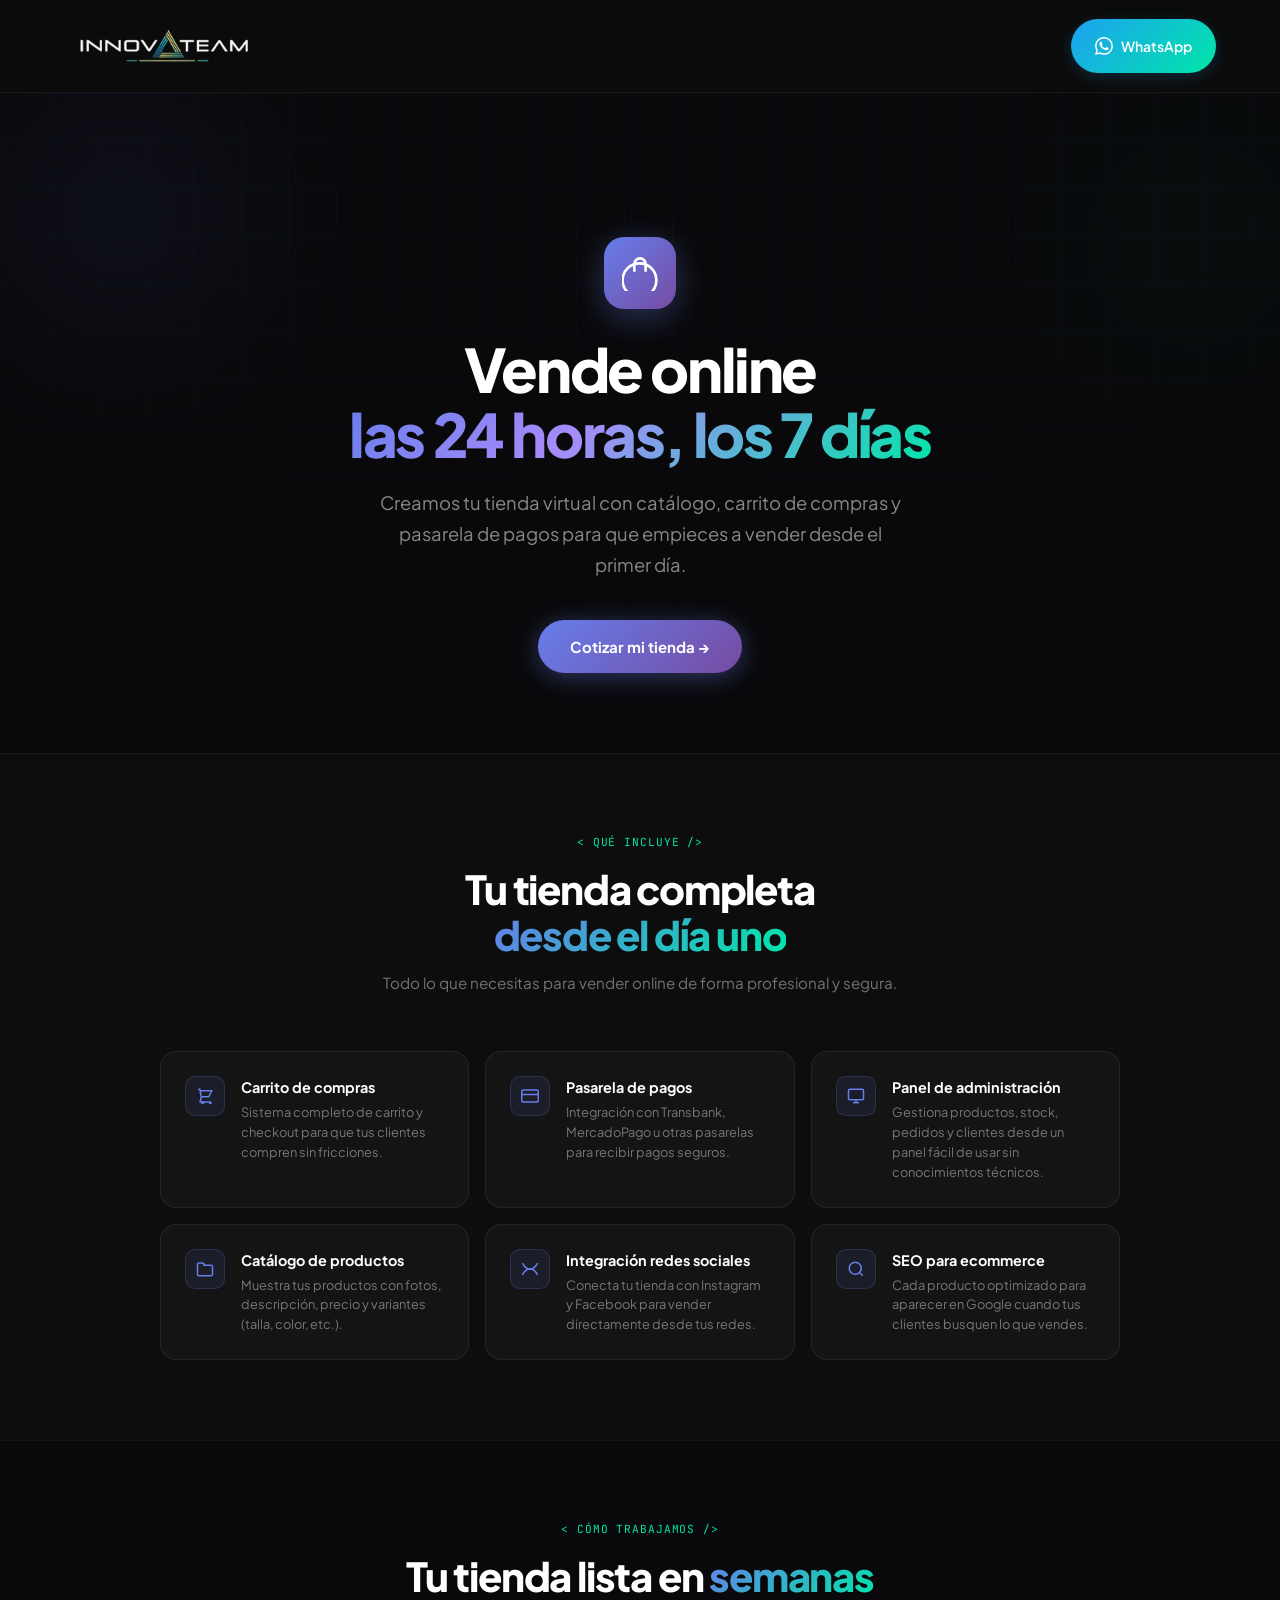
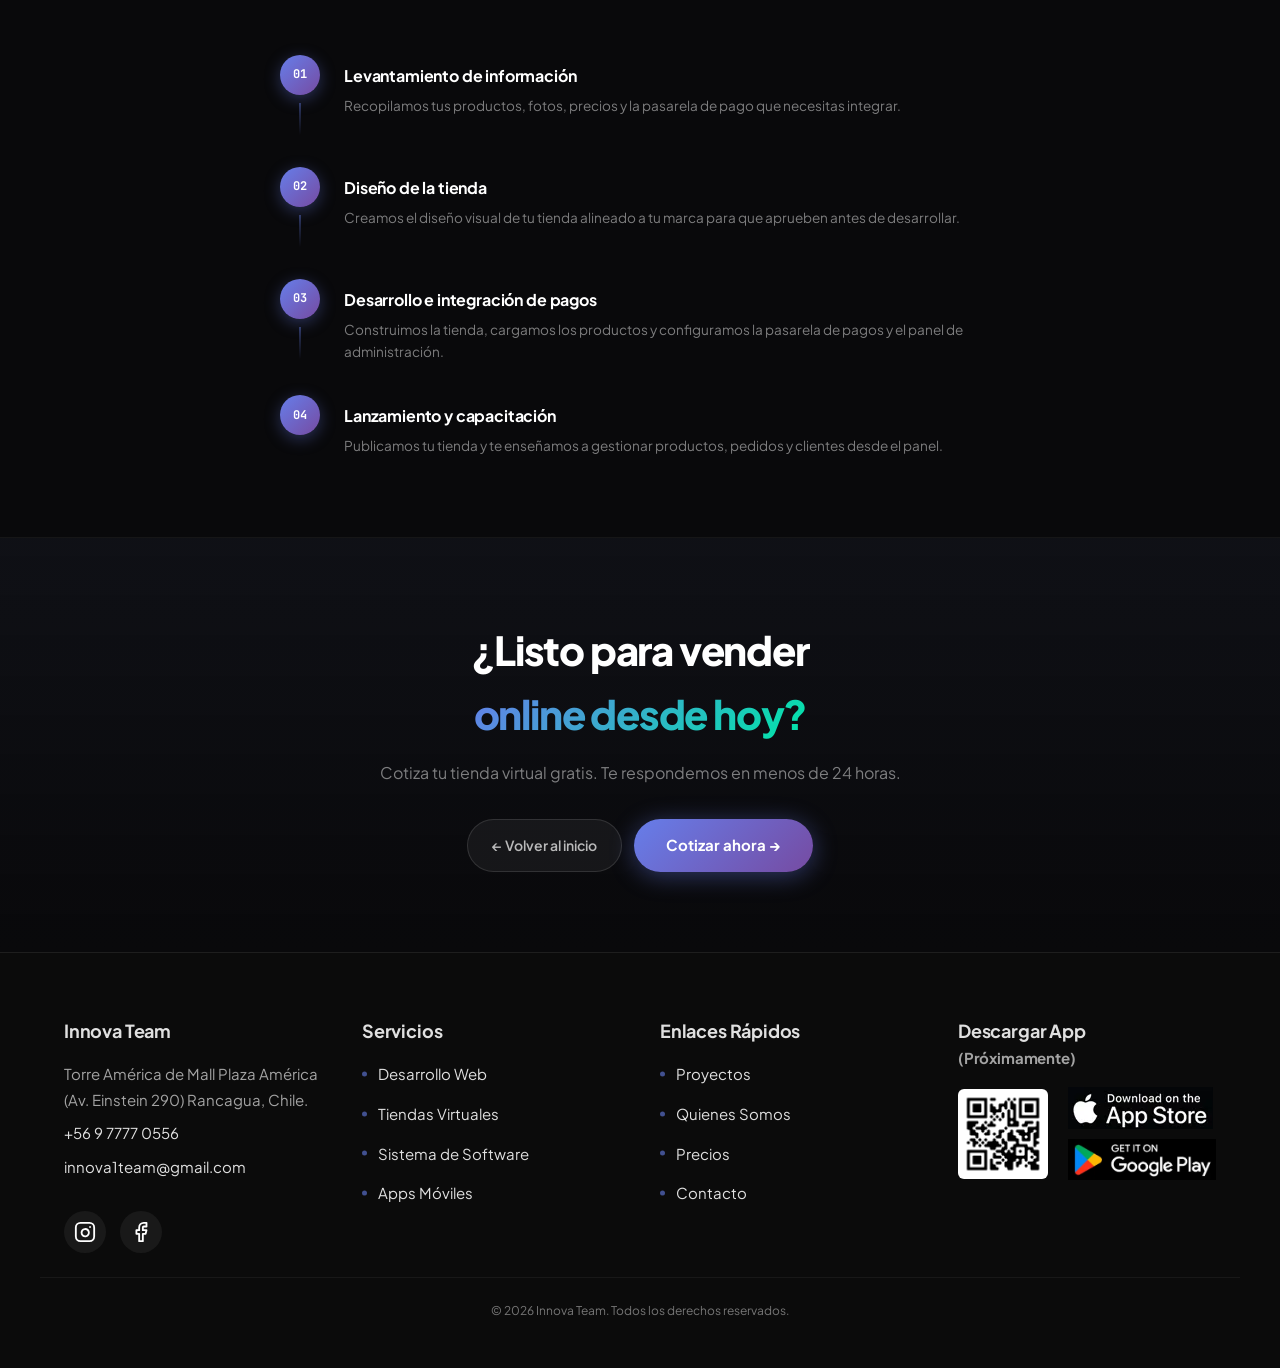
<file: servicio-tienda.html>
<!DOCTYPE html>
<html lang="es">
<head>
  <meta charset="UTF-8">
  <title>Tiendas Virtuales — Innova Team</title>
  <meta name="viewport" content="width=device-width, initial-scale=1.0">
  <meta name="description" content="Tiendas virtuales y ecommerce profesional para vender online 24/7 con catálogo, carrito y pasarela de pagos.">
  
   <!-- Open Graph  -->
  <!-- Meta tags básicos -->
<meta name="author" content="Innova Team">
<meta name="robots" content="index, follow">

<!-- Open Graph — para WhatsApp, Facebook, LinkedIn -->
<meta property="og:type"        content="website">
<meta property="og:url"         content="https://innova1team.com/servicio-tienda.html">
<meta property="og:title"       content="Innova Team — Servicio Tienda">
<meta property="og:description" content="Desarrollamos sitios web, tiendas virtuales, apps móviles y sistemas de software para empresas y emprendedores en Chile y Venezuela.">
<meta property="og:image"       content="https://innova1team.com/assets/og-image.jpg">
<meta property="og:image:width"  content="1200">
<meta property="og:image:height" content="630">
<meta property="og:locale"      content="es_CL">
<meta property="og:site_name"   content="Innova Team">

<!-- Twitter/X Card -->
<meta name="twitter:card"        content="summary_large_image">
<meta name="twitter:title"       content="Innova Team — Páginas web, Tiendas y Software a medida">
<meta name="twitter:description" content="Desarrollamos sitios web, tiendas virtuales, apps móviles y sistemas de software para empresas y emprendedores en Chile y Venezuela.">
<meta name="twitter:image"       content="https://innova1team.com/assets/og-image.jpg">
  <link rel="stylesheet" href="css/base.css">
  <link rel="stylesheet" href="css/navbar.css">
  <link rel="stylesheet" href="css/service-page.css">
  <link rel="stylesheet" href="css/chatbot.css">
  <link rel="stylesheet" href="css/footer.css">
  <link rel="preconnect" href="https://fonts.googleapis.com">
  <link rel="preconnect" href="https://fonts.gstatic.com" crossorigin>
  <link href="https://fonts.googleapis.com/css2?family=Plus+Jakarta+Sans:wght@400;500;600;700;800&family=JetBrains+Mono:wght@400;500&display=swap" rel="stylesheet">
  <link rel="icon" href="assets/favicon.ico" type="image/x-icon">
  <script src="script.js" defer></script>
</head>
<body>

  <header class="navbar" role="banner">
    <div class="navbar__container">
      <a href="index.html" class="navbar__logo" aria-label="Inicio">
        <picture>
          <source srcset="assets/webp/innovasinfondo.webp" type="image/webp">
          <img src="assets/innovasinfondo.png" alt="Innova Team Logo" class="navbar__logo-img" loading="lazy">
        </picture>
      </a>
      <nav class="navbar__nav" id="navbarNav" aria-label="Navegación principal">
        <ul class="navbar__menu">
          <li class="navbar__menu-item"><a href="index.html" class="navbar__link">Inicio</a></li>
          <li class="navbar__menu-item navbar__menu-item--has-submenu">
            <button class="navbar__submenu-toggle" aria-expanded="false" aria-label="Expandir servicios">
              <span>Servicios</span>
              <svg class="navbar__submenu-arrow" viewBox="0 0 24 24" fill="none" stroke="currentColor" stroke-width="2" aria-hidden="true"><polyline points="6 9 12 15 18 9"></polyline></svg>
            </button>
            <ul class="navbar__submenu">
              <li><a href="servicio-web.html" class="navbar__submenu-link">Desarrollo web</a></li>
              <li><a href="servicio-tienda.html" class="navbar__submenu-link">Tiendas virtuales</a></li>
              <li><a href="servicio-software.html" class="navbar__submenu-link">Sistemas de software</a></li>
              <li><a href="servicio-app.html" class="navbar__submenu-link">Apps móviles</a></li>
            </ul>
          </li>
        </ul>
        <a href="https://wa.me/569777770556" class="btn-whatsapp" aria-label="Contactar por WhatsApp">
          <svg class="icon-whatsapp" viewBox="0 0 24 24" fill="currentColor" aria-hidden="true"><path d="M17.472 14.382c-.297-.149-1.758-.867-2.03-.967-.273-.099-.471-.148-.67.15-.197.297-.767.966-.94 1.164-.173.199-.347.223-.644.075-.297-.15-1.255-.463-2.39-1.475-.883-.788-1.48-1.761-1.653-2.059-.173-.297-.018-.458.13-.606.134-.133.298-.347.446-.52.149-.174.198-.298.298-.497.099-.198.05-.371-.025-.52-.075-.149-.669-1.612-.916-2.207-.242-.579-.487-.5-.669-.51-.173-.008-.371-.01-.57-.01-.198 0-.52.074-.792.372-.272.297-1.04 1.016-1.04 2.479 0 1.462 1.065 2.875 1.213 3.074.149.198 2.096 3.2 5.077 4.487.709.306 1.262.489 1.694.625.712.227 1.36.195 1.871.118.571-.085 1.758-.719 2.006-1.413.248-.694.248-1.289.173-1.413-.074-.124-.272-.198-.57-.347m-5.421 7.403h-.004a9.87 9.87 0 01-5.031-1.378l-.361-.214-3.741.982.998-3.648-.235-.374a9.86 9.86 0 01-1.51-5.26c.001-5.45 4.436-9.884 9.888-9.884 2.64 0 5.122 1.03 6.988 2.898a9.825 9.825 0 012.893 6.994c-.003 5.45-4.437 9.884-9.885 9.884m8.413-18.297A11.815 11.815 0 0012.05 0C5.495 0 .16 5.335.157 11.892c0 2.096.547 4.142 1.588 5.945L.057 24l6.305-1.654a11.882 11.882 0 005.683 1.448h.005c6.554 0 11.89-5.335 11.893-11.893a11.821 11.821 0 00-3.48-8.413Z"/></svg>
          <span class="whatsapp-text">WhatsApp</span>
        </a>
      </nav>
      <button class="navbar__toggle" id="navbarToggle" aria-label="Abrir menú" aria-expanded="false" aria-controls="navbarNav">
        <span class="navbar__toggle-icon"></span>
      </button>
    </div>
  </header>

  <main>
    <section class="service-hero">
      <div class="service-hero__glow service-hero__glow--1" aria-hidden="true"></div>
      <div class="service-hero__glow service-hero__glow--2" aria-hidden="true"></div>
      <div class="service-hero__content">
        
        <div class="service-hero__icon" aria-hidden="true">
          <svg viewBox="0 0 24 24" fill="none" stroke-linecap="round" stroke-linejoin="round">
            <path d="M15.75 10.5V6a3.75 3.75 0 10-7.5 0v4.5m11.354-1.646a11.261 11.261 0 11-15.91 0 11.261 11.261 0 0115.91 0z"/>
          </svg>
        </div>
        <h1 class="service-hero__title">Vende online<br><span>las 24 horas, los 7 días</span></h1>
        <p class="service-hero__desc">Creamos tu tienda virtual con catálogo, carrito de compras y pasarela de pagos para que empieces a vender desde el primer día.</p>
        <a href="https://wa.me/56977770556?text=Hola%2C%20quiero%20cotizar%20una%20tienda%20virtual" class="service-hero__cta" target="_blank" rel="noopener">
          Cotizar mi tienda →
        </a>
      </div>
    </section>

    <section class="service-features">
      <div class="service-features__header">
        <p class="service-section__label">&lt; qué incluye /&gt;</p>
        <h2 class="service-section__title">Tu tienda completa<br><span>desde el día uno</span></h2>
        <p class="service-section__subtitle">Todo lo que necesitas para vender online de forma profesional y segura.</p>
      </div>
      <div class="service-features__grid">

        <div class="feature-card">
          <div class="feature-card__icon"><svg viewBox="0 0 24 24"><path d="M3 3h2l.4 2M7 13h10l4-8H5.4M7 13L5.4 5M7 13l-1.5 7h13"/><circle cx="9" cy="21" r="1"/><circle cx="19" cy="21" r="1"/></svg></div>
          <div>
            <p class="feature-card__title">Carrito de compras</p>
            <p class="feature-card__desc">Sistema completo de carrito y checkout para que tus clientes compren sin fricciones.</p>
          </div>
        </div>

        <div class="feature-card">
          <div class="feature-card__icon"><svg viewBox="0 0 24 24"><rect x="1" y="4" width="22" height="16" rx="2"/><line x1="1" y1="10" x2="23" y2="10"/></svg></div>
          <div>
            <p class="feature-card__title">Pasarela de pagos</p>
            <p class="feature-card__desc">Integración con Transbank, MercadoPago u otras pasarelas para recibir pagos seguros.</p>
          </div>
        </div>

        <div class="feature-card">
          <div class="feature-card__icon"><svg viewBox="0 0 24 24"><rect x="2" y="3" width="20" height="14" rx="2"/><path d="M8 21h8M12 17v4"/></svg></div>
          <div>
            <p class="feature-card__title">Panel de administración</p>
            <p class="feature-card__desc">Gestiona productos, stock, pedidos y clientes desde un panel fácil de usar sin conocimientos técnicos.</p>
          </div>
        </div>

        <div class="feature-card">
          <div class="feature-card__icon"><svg viewBox="0 0 24 24"><path d="M20 7h-9m0 0a3 3 0 00-3-3H4a2 2 0 00-2 2v13a2 2 0 002 2h16a2 2 0 002-2V9a2 2 0 00-2-2z"/></svg></div>
          <div>
            <p class="feature-card__title">Catálogo de productos</p>
            <p class="feature-card__desc">Muestra tus productos con fotos, descripción, precio y variantes (talla, color, etc.).</p>
          </div>
        </div>

        <div class="feature-card">
          <div class="feature-card__icon"><svg viewBox="0 0 24 24"><path d="M22 4s-3 8-10 8S2 4 2 4"/><path d="M2 20s3-8 10-8 10 8 10 8"/></svg></div>
          <div>
            <p class="feature-card__title">Integración redes sociales</p>
            <p class="feature-card__desc">Conecta tu tienda con Instagram y Facebook para vender directamente desde tus redes.</p>
          </div>
        </div>

        <div class="feature-card">
          <div class="feature-card__icon"><svg viewBox="0 0 24 24"><circle cx="11" cy="11" r="8"/><path d="M21 21l-4.35-4.35"/></svg></div>
          <div>
            <p class="feature-card__title">SEO para ecommerce</p>
            <p class="feature-card__desc">Cada producto optimizado para aparecer en Google cuando tus clientes busquen lo que vendes.</p>
          </div>
        </div>

      </div>
    </section>

    <section class="service-process">
      <div class="service-process__header">
        <p class="service-section__label">&lt; cómo trabajamos /&gt;</p>
        <h2 class="service-section__title">Tu tienda lista en <span>semanas</span></h2>
      </div>
      <div class="service-process__steps">
        <div class="process-step">
          <div class="process-step__left"><div class="process-step__num">01</div><div class="process-step__line"></div></div>
          <div class="process-step__content">
            <p class="process-step__title">Levantamiento de información</p>
            <p class="process-step__desc">Recopilamos tus productos, fotos, precios y la pasarela de pago que necesitas integrar.</p>
          </div>
        </div>
        <div class="process-step">
          <div class="process-step__left"><div class="process-step__num">02</div><div class="process-step__line"></div></div>
          <div class="process-step__content">
            <p class="process-step__title">Diseño de la tienda</p>
            <p class="process-step__desc">Creamos el diseño visual de tu tienda alineado a tu marca para que aprueben antes de desarrollar.</p>
          </div>
        </div>
        <div class="process-step">
          <div class="process-step__left"><div class="process-step__num">03</div><div class="process-step__line"></div></div>
          <div class="process-step__content">
            <p class="process-step__title">Desarrollo e integración de pagos</p>
            <p class="process-step__desc">Construimos la tienda, cargamos los productos y configuramos la pasarela de pagos y el panel de administración.</p>
          </div>
        </div>
        <div class="process-step">
          <div class="process-step__left"><div class="process-step__num">04</div><div class="process-step__line"></div></div>
          <div class="process-step__content">
            <p class="process-step__title">Lanzamiento y capacitación</p>
            <p class="process-step__desc">Publicamos tu tienda y te enseñamos a gestionar productos, pedidos y clientes desde el panel.</p>
          </div>
        </div>
      </div>
    </section>

    <section class="service-cta">
      <div class="service-cta__inner">
        <h2 class="service-cta__title">¿Listo para vender<br><span>online desde hoy?</span></h2>
        <p class="service-cta__text">Cotiza tu tienda virtual gratis. Te respondemos en menos de 24 horas.</p>
        <div class="service-cta__btns">
          <a href="index.html" class="btn-back">← Volver al inicio</a>
          <a href="https://wa.me/56977770556?text=Hola%2C%20quiero%20cotizar%20una%20tienda%20virtual" class="service-hero__cta" target="_blank" rel="noopener">Cotizar ahora →</a>
        </div>
      </div>
    </section>
  </main>

 <footer class="footer" role="contentinfo">
    <div class="footer-container">
      
      <!-- Columna 1: Información de contacto -->
      <div class="footer-column">
        <h3 class="footer-column__title">Innova Team</h3>
        <address class="footer-column__address">
          <p>Torre América de Mall Plaza América (Av. Einstein 290)  Rancagua, Chile.</p>
          <p><a href="tel:+56977770556">+56 9 7777 0556</a></p>
          <p><a href="mailto:innova1team@gmail.com">innova1team@gmail.com</a></p>
        </address>
        <div class="footer-social">
         <a href="https://www.instagram.com/innova1team/"
     target="_blank"
     aria-label="Instagram"
     class="footer-social__link">

    <svg xmlns="http://www.w3.org/2000/svg"
         width="22"
         height="22"
         viewBox="0 0 24 24"
         fill="none"
         stroke="currentColor"
         stroke-width="2"
         stroke-linecap="round"
         stroke-linejoin="round">

      <rect x="2" y="2" width="20" height="20" rx="5" ry="5"></rect>
      <path d="M16 11.37a4 4 0 1 1-7.75 1.25 4 4 0 0 1 7.75-1.25z"></path>
      <line x1="17.5" y1="6.5" x2="17.51" y2="6.5"></line>

    </svg>
          </a>
         <a href="https://www.facebook.com/profile.php?id=61589025037458&locale=es_LA"
     target="_blank"
     aria-label="Facebook"
     class="footer-social__link">

    <svg xmlns="http://www.w3.org/2000/svg"
         width="22"
         height="22"
         viewBox="0 0 24 24"
         fill="none"
         stroke="currentColor"
         stroke-width="2"
         stroke-linecap="round"
         stroke-linejoin="round">

      <path d="M18 2h-3a5 5 0 0 0-5 5v3H7v4h3v8h4v-8h3l1-4h-4V7a1 1 0 0 1 1-1h3z"></path>

    </svg>
           </a>
        </div>
      </div>

      <!-- Columna 2: Servicios -->
      <div class="footer-column">
        <h3 class="footer-column__title">Servicios</h3>
        <ul class="footer-column__list">
          <li><a href="servicio-web.html">Desarrollo Web</a></li>
          <li><a href="servicio-tienda.html">Tiendas Virtuales</a></li>
          <li><a href="servicio-software.html">Sistema de Software</a></li>
          <li><a href="servicio-app.html">Apps Móviles</a></li>
        </ul>
      </div>

      <!-- Columna 3: Enlaces rápidos -->
      <div class="footer-column">
        <h3 class="footer-column__title">Enlaces Rápidos</h3>
        <ul class="footer-column__list">
          <li><a href="proyectos.html">Proyectos</a></li>
          <li><a href="nosotros.html">Quienes Somos</a></li>
          <li><a href="#planes">Precios</a></li>
          <li><a href="#contacto">Contacto</a></li>
        </ul>
      </div>

      <!-- Columna 4: Descargar App -->
      <div class="footer-column footer-app">
        <h3 class="footer-column__title">Descargar App <p class="footer-column__address">(Próximamente)</p></h3>
        
        <div class="footer-app__content">
          <div class="footer-qr">
            <picture>
              <source srcset="assets/webp/https_innovateam_netlify_app_.webp" type="image/webp">
              <img src="assets/https_innovateam_netlify_app_.png" alt="Código QR para descargar app">
            </picture>
          </div>
          <div class="footer-stores">
            <a>
              <picture>
                <source srcset="assets/webp/apple.webp" type="image/webp">
                <img src="assets/apple.png" alt="Descargar en App Store">
              </picture>
            </a>
            <a>
              <picture>
                <source srcset="assets/webp/playstore.webp" type="image/webp">
                <img src="assets/playstore.png" alt="Descargar en Google Play">
              </picture>
            </a>
          </div>
        </div>
      </div>

    </div>

    <!-- Fila inferior con copyright -->
    <div class="footer-bottom">
      <p>&copy; 2026 Innova Team. Todos los derechos reservados.</p>
    </div>
  </footer>

</body>
</html>
</file>
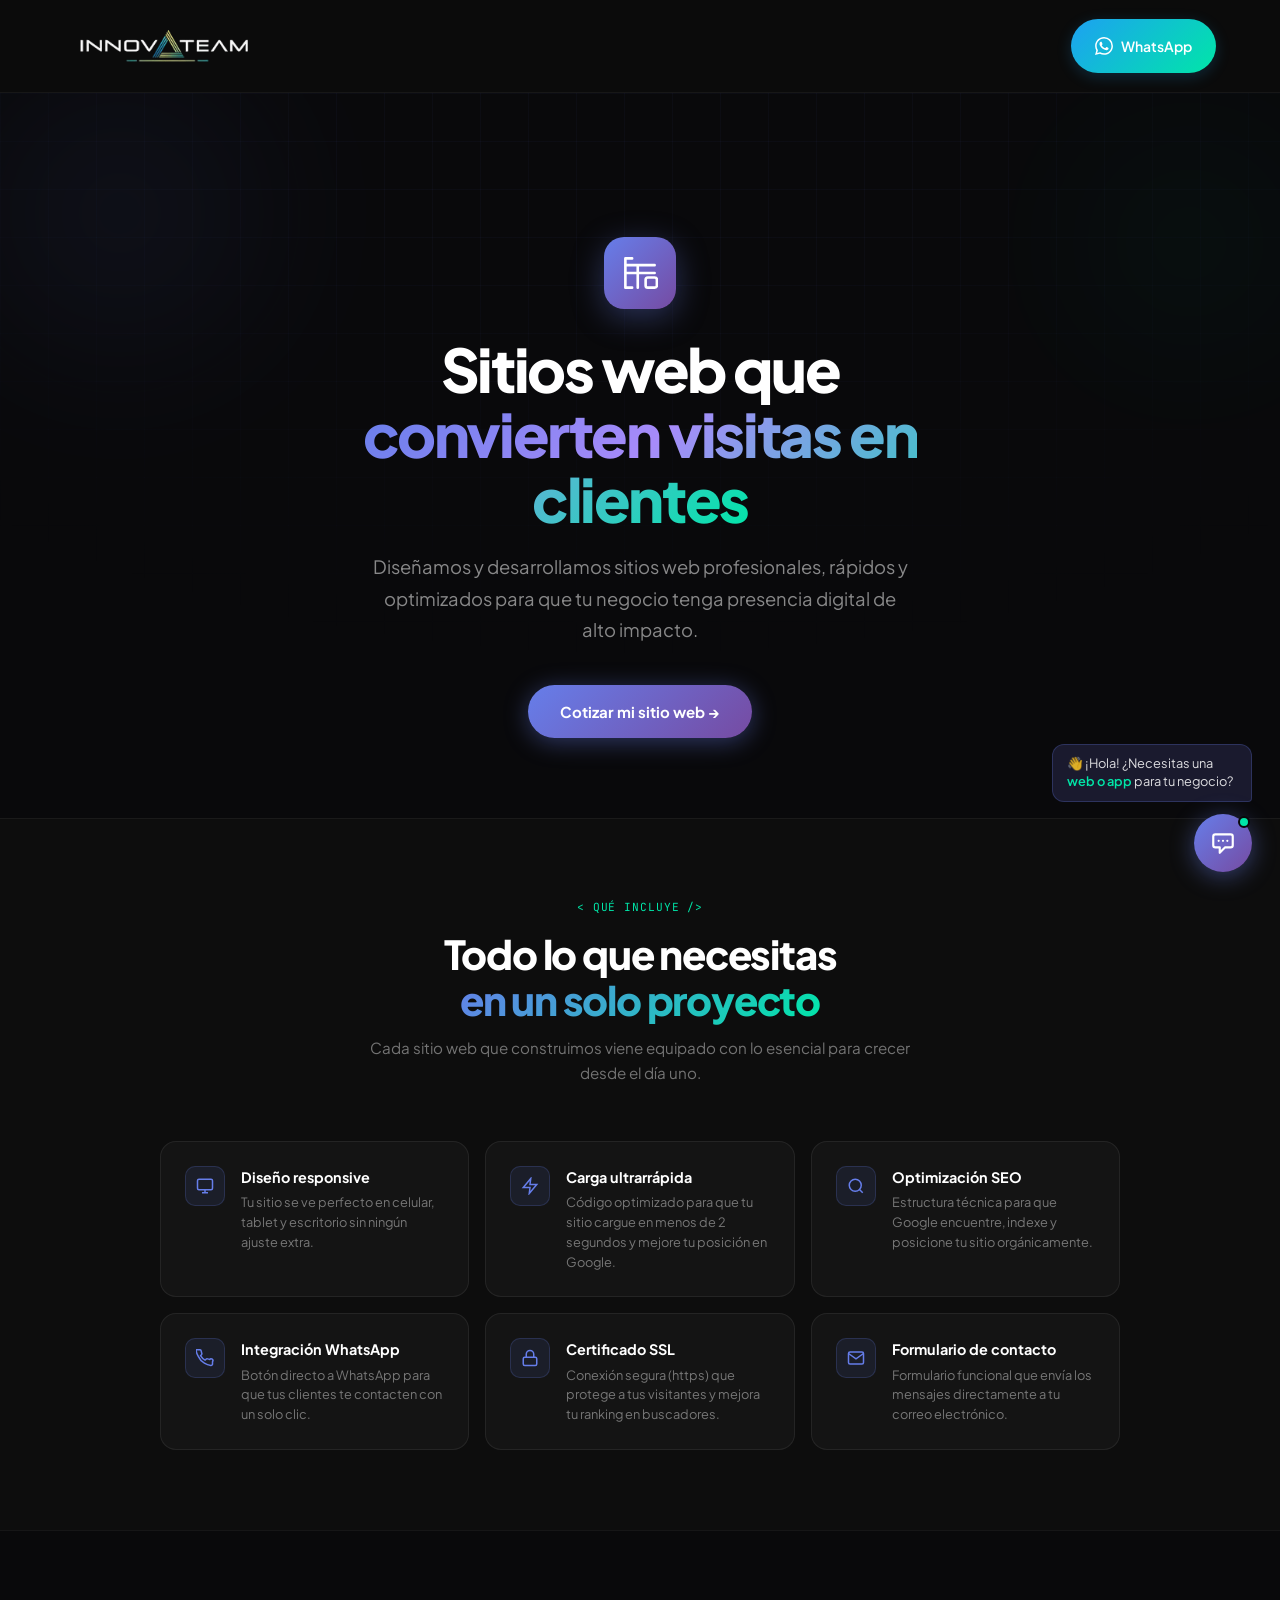
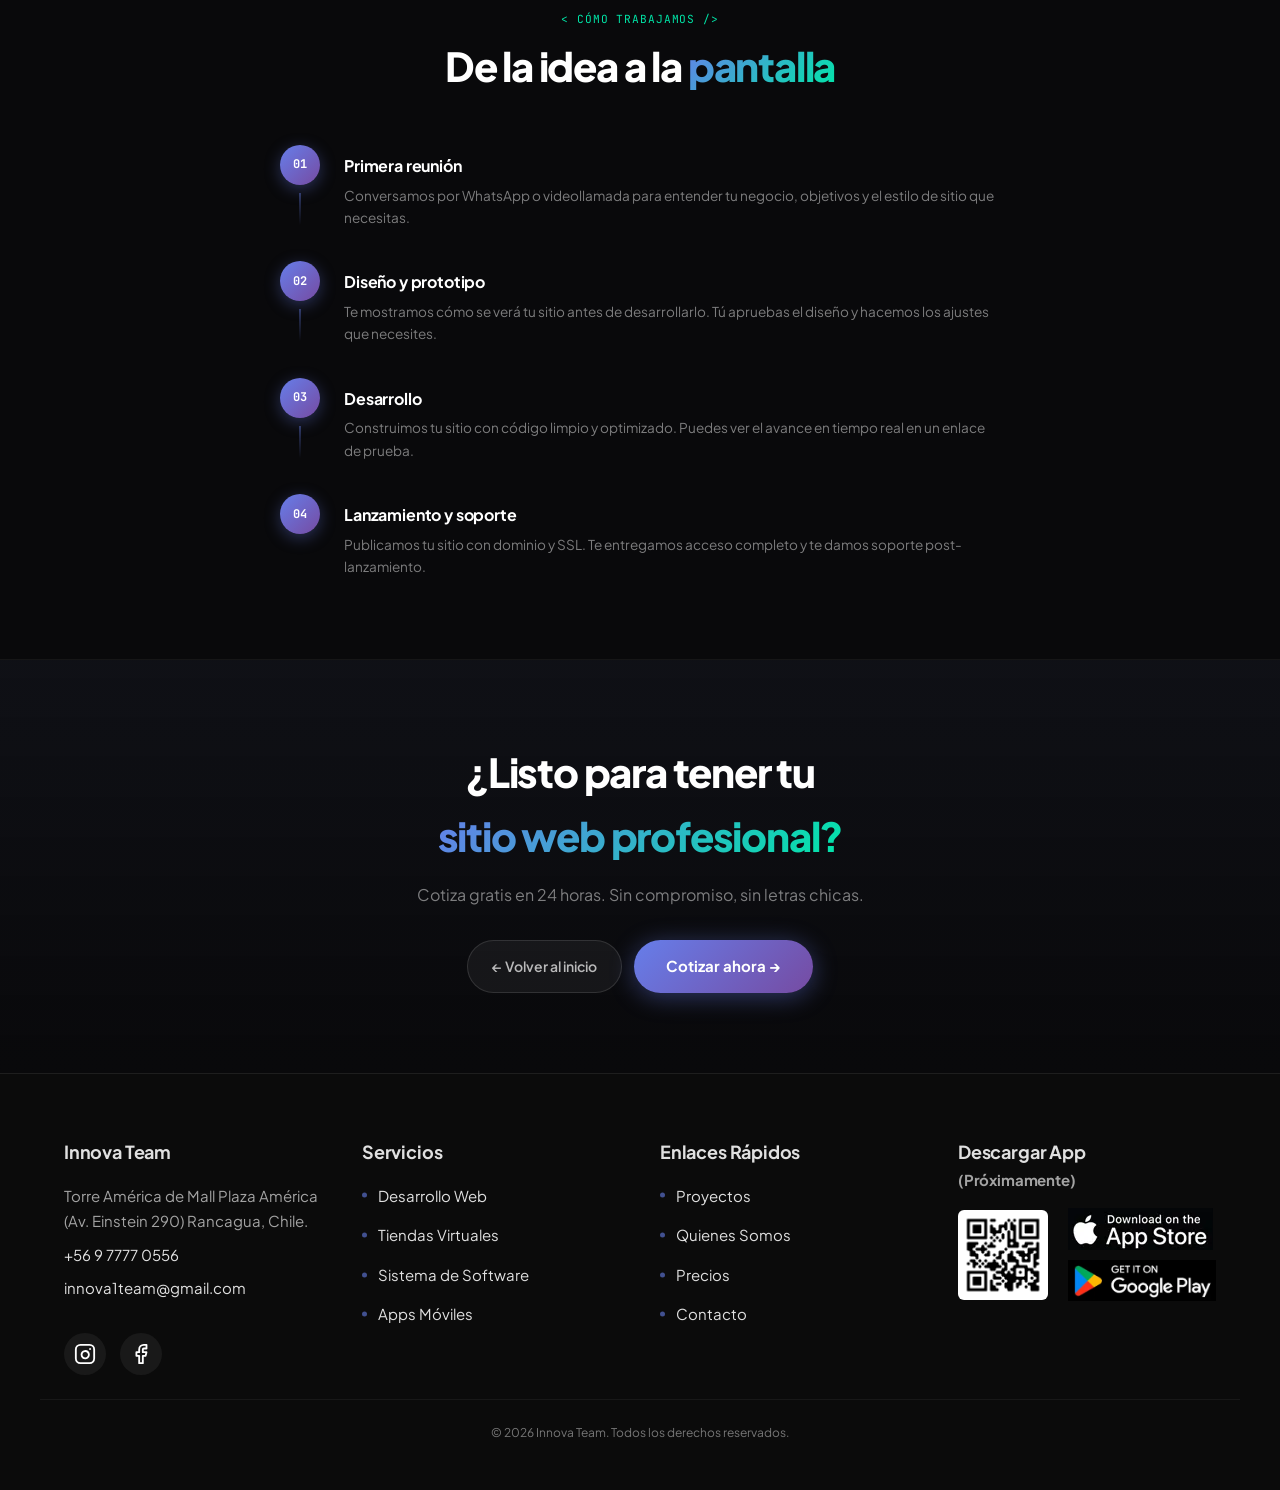
<file: servicio-web.html>
<!DOCTYPE html>
<html lang="es">
<head>
  <meta charset="UTF-8">
  <title>Desarrollo Web — Innova Team</title>
  <meta name="viewport" content="width=device-width, initial-scale=1.0">
  <meta name="description" content="Desarrollo web profesional para empresas y negocios. Sitios rápidos, modernos y optimizados para convertir visitas en clientes.">
  
   <!-- Open Graph  -->
  <!-- Meta tags básicos -->
<meta name="author" content="Innova Team">
<meta name="robots" content="index, follow">

<!-- Open Graph — para WhatsApp, Facebook, LinkedIn -->
<meta property="og:type"        content="website">
<meta property="og:url"         content="https://innova1team.com/servicio-web.html">
<meta property="og:title"       content="Innova Team — Servicio Web">
<meta property="og:description" content="Desarrollamos sitios web, tiendas virtuales, apps móviles y sistemas de software para empresas y emprendedores en Chile y Venezuela.">
<meta property="og:image"       content="https://innova1team.com/assets/og-image.jpg">
<meta property="og:image:width"  content="1200">
<meta property="og:image:height" content="630">
<meta property="og:locale"      content="es_CL">
<meta property="og:site_name"   content="Innova Team">

<!-- Twitter/X Card -->
<meta name="twitter:card"        content="summary_large_image">
<meta name="twitter:title"       content="Innova Team — Páginas web, Tiendas y Software a medida">
<meta name="twitter:description" content="Desarrollamos sitios web, tiendas virtuales, apps móviles y sistemas de software para empresas y emprendedores en Chile y Venezuela.">
<meta name="twitter:image"       content="https://innova1team.com/assets/og-image.jpg">
  <link rel="stylesheet" href="css/base.css">
  <link rel="stylesheet" href="css/navbar.css">
  <link rel="stylesheet" href="css/service-page.css">
  <link rel="stylesheet" href="css/chatbot.css">
  <link rel="stylesheet" href="css/footer.css">
  <link rel="preconnect" href="https://fonts.googleapis.com">
  <link rel="preconnect" href="https://fonts.gstatic.com" crossorigin>
  <link href="https://fonts.googleapis.com/css2?family=Plus+Jakarta+Sans:wght@400;500;600;700;800&family=JetBrains+Mono:wght@400;500&display=swap" rel="stylesheet">
  <link rel="icon" href="assets/favicon.ico" type="image/x-icon">
  <script src="script.js" defer></script>
</head>
<body>

  <!-- Navbar  -->
  <header class="navbar" role="banner">
    <div class="navbar__container">
      <a href="index.html" class="navbar__logo" aria-label="Inicio">
        <picture>
          <source srcset="assets/webp/innovasinfondo.webp" type="image/webp">
          <img src="assets/innovasinfondo.png" alt="Innova Team Logo" class="navbar__logo-img" >
        </picture>
      </a>
      <nav class="navbar__nav" id="navbarNav" aria-label="Navegación principal">
        <ul class="navbar__menu">
          <li class="navbar__menu-item"><a href="index.html" class="navbar__link">Inicio</a></li>
          <li class="navbar__menu-item navbar__menu-item--has-submenu">
            <button class="navbar__submenu-toggle" aria-expanded="false" aria-label="Expandir servicios">
              <span>Servicios</span>
              <svg class="navbar__submenu-arrow" viewBox="0 0 24 24" fill="none" stroke="currentColor" stroke-width="2" aria-hidden="true"><polyline points="6 9 12 15 18 9"></polyline></svg>
            </button>
            <ul class="navbar__submenu">
              <li><a href="servicio-web.html" class="navbar__submenu-link">Desarrollo web</a></li>
              <li><a href="servicio-tienda.html" class="navbar__submenu-link">Tiendas virtuales</a></li>
              <li><a href="servicio-software.html" class="navbar__submenu-link">Sistemas de software</a></li>
              <li><a href="servicio-app.html" class="navbar__submenu-link">Apps móviles</a></li>
            </ul>
          </li>
        </ul>
        <a href="https://wa.me/569777770556?text=Hola,%20me%20gustaria%20cotizar%20una%20pagina%20web" class="btn-whatsapp" aria-label="Contactar por WhatsApp">
          <svg class="icon-whatsapp" viewBox="0 0 24 24" fill="currentColor" aria-hidden="true"><path d="M17.472 14.382c-.297-.149-1.758-.867-2.03-.967-.273-.099-.471-.148-.67.15-.197.297-.767.966-.94 1.164-.173.199-.347.223-.644.075-.297-.15-1.255-.463-2.39-1.475-.883-.788-1.48-1.761-1.653-2.059-.173-.297-.018-.458.13-.606.134-.133.298-.347.446-.52.149-.174.198-.298.298-.497.099-.198.05-.371-.025-.52-.075-.149-.669-1.612-.916-2.207-.242-.579-.487-.5-.669-.51-.173-.008-.371-.01-.57-.01-.198 0-.52.074-.792.372-.272.297-1.04 1.016-1.04 2.479 0 1.462 1.065 2.875 1.213 3.074.149.198 2.096 3.2 5.077 4.487.709.306 1.262.489 1.694.625.712.227 1.36.195 1.871.118.571-.085 1.758-.719 2.006-1.413.248-.694.248-1.289.173-1.413-.074-.124-.272-.198-.57-.347m-5.421 7.403h-.004a9.87 9.87 0 01-5.031-1.378l-.361-.214-3.741.982.998-3.648-.235-.374a9.86 9.86 0 01-1.51-5.26c.001-5.45 4.436-9.884 9.888-9.884 2.64 0 5.122 1.03 6.988 2.898a9.825 9.825 0 012.893 6.994c-.003 5.45-4.437 9.884-9.885 9.884m8.413-18.297A11.815 11.815 0 0012.05 0C5.495 0 .16 5.335.157 11.892c0 2.096.547 4.142 1.588 5.945L.057 24l6.305-1.654a11.882 11.882 0 005.683 1.448h.005c6.554 0 11.89-5.335 11.893-11.893a11.821 11.821 0 00-3.48-8.413Z"/></svg>
          <span class="whatsapp-text">WhatsApp</span>
        </a>
      </nav>
      <button class="navbar__toggle" id="navbarToggle" aria-label="Abrir menú" aria-expanded="false" aria-controls="navbarNav">
        <span class="navbar__toggle-icon"></span>
      </button>
    </div>
  </header>

  <main>
    <!-- Hero -->
    <section class="service-hero">
      <div class="service-hero__glow service-hero__glow--1" aria-hidden="true"></div>
      <div class="service-hero__glow service-hero__glow--2" aria-hidden="true"></div>
      <div class="service-hero__content">
        
        <div class="service-hero__icon" aria-hidden="true">
          <svg viewBox="0 0 24 24" fill="none" stroke-linecap="round" stroke-linejoin="round">
            <path d="M17.25 15H21.75C22.5784 15 23.25 15.6716 23.25 16.5V20.25C23.25 21.0784 22.5784 21.75 21.75 21.75H17.25C16.4216 21.75 15.75 21.0784 15.75 20.25V16.5C15.75 15.6716 16.4216 15 17.25 15Z"/>
            <path d="M2.25 6.75H21.75M2.25 12H21.75M6.75 2.25H2.25V21.75H6.75M10.5 6.75V21.75"/>
          </svg>
        </div>
        <h1 class="service-hero__title">Sitios web que<br><span>convierten visitas en clientes</span></h1>
        <p class="service-hero__desc">Diseñamos y desarrollamos sitios web profesionales, rápidos y optimizados para que tu negocio tenga presencia digital de alto impacto.</p>
        <a href="https://wa.me/56977770556?text=Hola%2C%20quiero%20cotizar%20un%20sitio%20web" class="service-hero__cta" target="_blank" rel="noopener">
          Cotizar mi sitio web →
        </a>
      </div>
    </section>

    <!-- Características -->
    <section class="service-features">
      <div class="service-features__header">
        <p class="service-section__label">&lt; qué incluye /&gt;</p>
        <h2 class="service-section__title">Todo lo que necesitas<br><span>en un solo proyecto</span></h2>
        <p class="service-section__subtitle">Cada sitio web que construimos viene equipado con lo esencial para crecer desde el día uno.</p>
      </div>
      <div class="service-features__grid">

        <div class="feature-card">
          <div class="feature-card__icon"><svg viewBox="0 0 24 24"><rect x="2" y="3" width="20" height="14" rx="2"/><path d="M8 21h8M12 17v4"/></svg></div>
          <div>
            <p class="feature-card__title">Diseño responsive</p>
            <p class="feature-card__desc">Tu sitio se ve perfecto en celular, tablet y escritorio sin ningún ajuste extra.</p>
          </div>
        </div>

        <div class="feature-card">
          <div class="feature-card__icon"><svg viewBox="0 0 24 24"><path d="M13 2L3 14h9l-1 8 10-12h-9l1-8z"/></svg></div>
          <div>
            <p class="feature-card__title">Carga ultrarrápida</p>
            <p class="feature-card__desc">Código optimizado para que tu sitio cargue en menos de 2 segundos y mejore tu posición en Google.</p>
          </div>
        </div>

        <div class="feature-card">
          <div class="feature-card__icon"><svg viewBox="0 0 24 24"><circle cx="11" cy="11" r="8"/><path d="M21 21l-4.35-4.35"/></svg></div>
          <div>
            <p class="feature-card__title">Optimización SEO</p>
            <p class="feature-card__desc">Estructura técnica para que Google encuentre, indexe y posicione tu sitio orgánicamente.</p>
          </div>
        </div>

        <div class="feature-card">
          <div class="feature-card__icon"><svg viewBox="0 0 24 24"><path d="M22 16.92v3a2 2 0 01-2.18 2 19.79 19.79 0 01-8.63-3.07A19.5 19.5 0 013.07 9.81a19.79 19.79 0 01-3.07-8.67A2 2 0 012 .99h3a2 2 0 012 1.72 12.84 12.84 0 00.7 2.81 2 2 0 01-.45 2.11L6.09 8.91a16 16 0 006 6l1.27-1.27a2 2 0 012.11-.45 12.84 12.84 0 002.81.7A2 2 0 0122 16.92z"/></svg></div>
          <div>
            <p class="feature-card__title">Integración WhatsApp</p>
            <p class="feature-card__desc">Botón directo a WhatsApp para que tus clientes te contacten con un solo clic.</p>
          </div>
        </div>

        <div class="feature-card">
          <div class="feature-card__icon"><svg viewBox="0 0 24 24"><rect x="3" y="11" width="18" height="11" rx="2"/><path d="M7 11V7a5 5 0 0110 0v4"/></svg></div>
          <div>
            <p class="feature-card__title">Certificado SSL</p>
            <p class="feature-card__desc">Conexión segura (https) que protege a tus visitantes y mejora tu ranking en buscadores.</p>
          </div>
        </div>

        <div class="feature-card">
          <div class="feature-card__icon"><svg viewBox="0 0 24 24"><path d="M4 4h16c1.1 0 2 .9 2 2v12c0 1.1-.9 2-2 2H4c-1.1 0-2-.9-2-2V6c0-1.1.9-2 2-2z"/><polyline points="22,6 12,13 2,6"/></svg></div>
          <div>
            <p class="feature-card__title">Formulario de contacto</p>
            <p class="feature-card__desc">Formulario funcional que envía los mensajes directamente a tu correo electrónico.</p>
          </div>
        </div>

      </div>
    </section>

    <!-- Proceso -->
    <section class="service-process">
      <div class="service-process__header">
        <p class="service-section__label">&lt; cómo trabajamos /&gt;</p>
        <h2 class="service-section__title">De la idea a la <span>pantalla</span></h2>
      </div>
      <div class="service-process__steps">
        <div class="process-step">
          <div class="process-step__left">
            <div class="process-step__num">01</div>
            <div class="process-step__line"></div>
          </div>
          <div class="process-step__content">
            <p class="process-step__title">Primera reunión</p>
            <p class="process-step__desc">Conversamos por WhatsApp o videollamada para entender tu negocio, objetivos y el estilo de sitio que necesitas.</p>
          </div>
        </div>
        <div class="process-step">
          <div class="process-step__left">
            <div class="process-step__num">02</div>
            <div class="process-step__line"></div>
          </div>
          <div class="process-step__content">
            <p class="process-step__title">Diseño y prototipo</p>
            <p class="process-step__desc">Te mostramos cómo se verá tu sitio antes de desarrollarlo. Tú apruebas el diseño y hacemos los ajustes que necesites.</p>
          </div>
        </div>
        <div class="process-step">
          <div class="process-step__left">
            <div class="process-step__num">03</div>
            <div class="process-step__line"></div>
          </div>
          <div class="process-step__content">
            <p class="process-step__title">Desarrollo</p>
            <p class="process-step__desc">Construimos tu sitio con código limpio y optimizado. Puedes ver el avance en tiempo real en un enlace de prueba.</p>
          </div>
        </div>
        <div class="process-step">
          <div class="process-step__left">
            <div class="process-step__num">04</div>
            <div class="process-step__line"></div>
          </div>
          <div class="process-step__content">
            <p class="process-step__title">Lanzamiento y soporte</p>
            <p class="process-step__desc">Publicamos tu sitio con dominio y SSL. Te entregamos acceso completo y te damos soporte post-lanzamiento.</p>
          </div>
        </div>
      </div>
    </section>

    <!-- CTA -->
    <section class="service-cta">
      <div class="service-cta__inner">
        <h2 class="service-cta__title">¿Listo para tener tu<br><span>sitio web profesional?</span></h2>
        <p class="service-cta__text">Cotiza gratis en 24 horas. Sin compromiso, sin letras chicas.</p>
        <div class="service-cta__btns">
          <a href="index.html" class="btn-back">← Volver al inicio</a>
          <a href="https://wa.me/56977770556?text=Hola%2C%20quiero%20cotizar%20un%20sitio%20web%20profesional" class="service-hero__cta" target="_blank" rel="noopener">Cotizar ahora →</a>
        </div>
      </div>
    </section>
  </main>

  <footer class="footer" role="contentinfo">
    <div class="footer-container">
      
      <!-- Columna 1: Información de contacto -->
      <div class="footer-column">
        <h3 class="footer-column__title">Innova Team</h3>
        <address class="footer-column__address">
          <p>Torre América de Mall Plaza América (Av. Einstein 290)  Rancagua, Chile.</p>
          <p><a href="tel:+56977770556">+56 9 7777 0556</a></p>
          <p><a href="mailto:innova1team@gmail.com">innova1team@gmail.com</a></p>
        </address>
        <div class="footer-social">
         <a href="https://www.instagram.com/innova1team/"
     target="_blank"
     aria-label="Instagram"
     class="footer-social__link">

    <svg xmlns="http://www.w3.org/2000/svg"
         width="22"
         height="22"
         viewBox="0 0 24 24"
         fill="none"
         stroke="currentColor"
         stroke-width="2"
         stroke-linecap="round"
         stroke-linejoin="round">

      <rect x="2" y="2" width="20" height="20" rx="5" ry="5"></rect>
      <path d="M16 11.37a4 4 0 1 1-7.75 1.25 4 4 0 0 1 7.75-1.25z"></path>
      <line x1="17.5" y1="6.5" x2="17.51" y2="6.5"></line>

    </svg>
          </a>
         <a href="https://www.facebook.com/profile.php?id=61589025037458&locale=es_LA"
     target="_blank"
     aria-label="Facebook"
     class="footer-social__link">

    <svg xmlns="http://www.w3.org/2000/svg"
         width="22"
         height="22"
         viewBox="0 0 24 24"
         fill="none"
         stroke="currentColor"
         stroke-width="2"
         stroke-linecap="round"
         stroke-linejoin="round">

      <path d="M18 2h-3a5 5 0 0 0-5 5v3H7v4h3v8h4v-8h3l1-4h-4V7a1 1 0 0 1 1-1h3z"></path>

    </svg>
           </a>
        </div>
      </div>

      <!-- Columna 2: Servicios -->
      <div class="footer-column">
        <h3 class="footer-column__title">Servicios</h3>
        <ul class="footer-column__list">
          <li><a href="servicio-web.html">Desarrollo Web</a></li>
          <li><a href="servicio-tienda.html">Tiendas Virtuales</a></li>
          <li><a href="servicio-software.html">Sistema de Software</a></li>
          <li><a href="servicio-app.html">Apps Móviles</a></li>
        </ul>
      </div>

      <!-- Columna 3: Enlaces rápidos -->
      <div class="footer-column">
        <h3 class="footer-column__title">Enlaces Rápidos</h3>
        <ul class="footer-column__list">
          <li><a href="proyectos.html">Proyectos</a></li>
          <li><a href="nosotros.html">Quienes Somos</a></li>
          <li><a href="#planes">Precios</a></li>
          <li><a href="#contacto">Contacto</a></li>
        </ul>
      </div>

      <!-- Columna 4: Descargar App -->
      <div class="footer-column footer-app">
        <h3 class="footer-column__title">Descargar App <p class="footer-column__address">(Próximamente)</p></h3>
        
        <div class="footer-app__content">
          <div class="footer-qr">
            <picture>
              <source srcset="assets/webp/https_innovateam_netlify_app_.webp" type="image/webp">
              <img src="assets/https_innovateam_netlify_app_.png" alt="Código QR para descargar app">
            </picture>
          </div>
          <div class="footer-stores">
            <a>
              <picture>
                <source srcset="assets/webp/apple.webp" type="image/webp">
                <img src="assets/apple.png" alt="Descargar en App Store">
              </picture>
            </a>
            <a>
              <picture>
                <source srcset="assets/webp/playstore.webp" type="image/webp">
                <img src="assets/playstore.png" alt="Descargar en Google Play">
              </picture>
            </a>
          </div>
        </div>
      </div>

    </div>

    <!-- Fila inferior con copyright -->
    <div class="footer-bottom">
      <p>&copy; 2026 Innova Team. Todos los derechos reservados.</p>
    </div>
  </footer>

  <!-- Chatbot (copia tu bloque completo del chatbot aquí) -->
<!-- ── Burbuja flotante ── -->
<div class="chat-bubble">
  <div class="chat-bubble__tooltip" id="chatTooltip" onclick="toggleChat()">
    <p>👋 ¡Hola! ¿Necesitas una <strong>web o app</strong> para tu negocio?</p>
  </div>
  <button class="chat-bubble__btn" id="chatBtn" onclick="toggleChat()" aria-label="Abrir chat">
    <span class="chat-bubble__dot"></span>
    <!-- Icono chat -->
    <svg class="icon-chat" fill="none" viewBox="0 0 24 24" stroke="white" stroke-width="2">
      <path stroke-linecap="round" stroke-linejoin="round" d="M8 10h.01M12 10h.01M16 10h.01M9 16H5a2 2 0 01-2-2V6a2 2 0 012-2h14a2 2 0 012 2v8a2 2 0 01-2 2h-5l-5 5v-5z"/>
    </svg>
    <!-- Icono cerrar -->
    <svg class="icon-close" fill="none" viewBox="0 0 24 24" stroke="white" stroke-width="2.5">
      <path stroke-linecap="round" stroke-linejoin="round" d="M6 18L18 6M6 6l12 12"/>
    </svg>
  </button>
</div>

<!-- ── Ventana del chat ── -->
<div class="chat-window" id="chatWindow" role="dialog" aria-label="Chat de soporte Innova Team">
  <div class="chat-window__header">
    <div class="chat-header__avatar">💻</div>
    <div class="chat-header__info">
      <p class="chat-header__name">Innova Team</p>
      <p class="chat-header__status">En línea ahora</p>
    </div>
  </div>

  <div class="chat-window__messages" id="chatMessages"></div>

  <div class="chat-options" id="chatOptions"></div>

  <div class="chat-window__footer">
    <a id="waBtn" href="https://wa.me/56977770556?text=Hola%2C%20quiero%20m%C3%A1s%20informaci%C3%B3n" 
       class="chat-wa-btn" target="_blank" rel="noopener">
      <svg viewBox="0 0 24 24" fill="white">
        <path d="M17.472 14.382c-.297-.149-1.758-.867-2.03-.967-.273-.099-.471-.148-.67.15-.197.297-.767.966-.94 1.164-.173.199-.347.223-.644.075-.297-.15-1.255-.463-2.39-1.475-.883-.788-1.48-1.761-1.653-2.059-.173-.297-.018-.458.13-.606.134-.133.298-.347.446-.52.149-.174.198-.298.298-.497.099-.198.05-.371-.025-.52-.075-.149-.669-1.612-.916-2.207-.242-.579-.487-.5-.669-.51-.173-.008-.371-.01-.57-.01-.198 0-.52.074-.792.372-.272.297-1.04 1.016-1.04 2.479 0 1.462 1.065 2.875 1.213 3.074.149.198 2.096 3.2 5.077 4.487.709.306 1.262.489 1.694.625.712.227 1.36.195 1.871.118.571-.085 1.758-.719 2.006-1.413.248-.694.248-1.289.173-1.413-.074-.124-.272-.198-.57-.347z"/>
        <path d="M12 0C5.373 0 0 5.373 0 12c0 2.123.554 4.112 1.524 5.836L.057 23.625a.75.75 0 00.92.92l5.789-1.467A11.943 11.943 0 0012 24c6.627 0 12-5.373 12-12S18.627 0 12 0zm0 21.75a9.715 9.715 0 01-4.964-1.363l-.355-.211-3.686.935.951-3.585-.232-.369A9.718 9.718 0 012.25 12C2.25 6.615 6.615 2.25 12 2.25S21.75 6.615 21.75 12 17.385 21.75 12 21.75z"/>
      </svg>
      Continuar en WhatsApp
    </a>
  </div>
</div>

<script>
  // ── Configuración ──
  const WA_NUMBER = '56977770556';
  const AGENT_NAME = 'Innova Team';

  const flows = {
    start: {
      msg: '¡Hola! 👋 Soy el asistente de Innova Team. ¿En qué puedo ayudarte hoy?',
      options: [
        { label: '🌐 Quiero una Página web',    next: 'web' },
        { label: '🛒 Quiero una Tienda online', next: 'tienda' },
        { label: '📱 Quiero una App móvil',     next: 'app' },
        { label: '⚙️ Quiero un Sistema de Software', next: 'software' },
      ]
    },
    web: {
      msg: '¡Genial! Una web profesional es el primer paso  ¿Qué tipo de negocio tienes?',
      options: [
        { label: '🏢 Empresa / Servicios', next: 'cotizar' },
        { label: '🏫 Colegio / Institución', next: 'cotizar' },
        { label: '🏠 Inmobiliaria',         next: 'cotizar' },
        { label: '🍽 Restaurante / Local',   next: 'cotizar' },
      ]
    },
    tienda: {
      msg: '¡Perfecto! Con tu tienda online vendes las 24 horas 🛒 ¿Cuántos productos tienes aproximadamente?',
      options: [
        { label: 'Menos de 50',    next: 'cotizar' },
        { label: 'Entre 50-200',   next: 'cotizar' },
        { label: 'Más de 200',     next: 'cotizar' },
      ]
    },
    app: {
      msg: '¡Las apps abren un mundo de posibilidades! 📱 ¿Para qué plataforma la necesitas?',
      options: [
        { label: '🍎 Solo iOS',         next: 'cotizar' },
        { label: '🤖 Solo Android',     next: 'cotizar' },
        { label: '📲 iOS y Android',    next: 'cotizar' },
      ]
    },
    software: {
  msg: '¡Perfecto! Un sistema a medida centraliza tu negocio 🖥️ ¿Qué necesitas gestionar?',
  options: [
    { label: '📦 Inventario / Ventas',     next: 'cotizar' },
    { label: '👥 Clientes / CRM',          next: 'cotizar' },
    { label: '📊 Reportes / Dashboard',    next: 'cotizar' },
    { label: '🔧 Algo más específico',     next: 'cotizar' },
  ]
},
    cotizar: {
      msg: '¡Excelente! 🎉 Te conectaré con nuestro equipo ahora mismo. Haz clic en el botón de abajo para continuar por WhatsApp.',
      options: []
    }
  };

  let chatOpen = false;
  let started = false;

  function toggleChat() {
    chatOpen = !chatOpen;
    const win = document.getElementById('chatWindow');
    const btn = document.getElementById('chatBtn');
    const tooltip = document.getElementById('chatTooltip');

    win.classList.toggle('is-open', chatOpen);
    btn.classList.toggle('is-open', chatOpen);

    if (chatOpen) {
      tooltip.style.display = 'none';
      if (!started) { started = true; startFlow('start'); }
    }
  }

  function getTime() {
    return new Date().toLocaleTimeString('es', { hour: '2-digit', minute: '2-digit' });
  }

  function addMessage(text, type = 'bot', delay = 0) {
    return new Promise(resolve => {
      setTimeout(() => {
        const msgs = document.getElementById('chatMessages');

        if (type === 'bot') {
          // typing indicator
          const typing = document.createElement('div');
          typing.className = 'typing';
          typing.innerHTML = '<span></span><span></span><span></span>';
          msgs.appendChild(typing);
          msgs.scrollTop = msgs.scrollHeight;

          setTimeout(() => {
            typing.remove();
            const el = document.createElement('div');
            el.className = 'msg msg--bot';
            el.innerHTML = `<div class="msg__bubble">${text}</div><div class="msg__time">${getTime()}</div>`;
            msgs.appendChild(el);
            msgs.scrollTop = msgs.scrollHeight;
            resolve();
          }, 900);
        } else {
          const el = document.createElement('div');
          el.className = 'msg msg--user';
          el.innerHTML = `<div class="msg__bubble">${text}</div><div class="msg__time">${getTime()}</div>`;
          msgs.appendChild(el);
          msgs.scrollTop = msgs.scrollHeight;
          resolve();
        }
      }, delay);
    });
  }

  function showOptions(options) {
    const container = document.getElementById('chatOptions');
    container.innerHTML = '';
    options.forEach(opt => {
      const btn = document.createElement('button');
      btn.className = 'chat-option';
      btn.textContent = opt.label;
      btn.onclick = () => selectOption(opt);
      container.appendChild(btn);
    });
  }

  async function startFlow(key) {
    const step = flows[key];
    if (!step) return;

    // Actualizar botón WhatsApp con contexto si es cotizar
    if (key === 'cotizar') {
      const waBtn = document.getElementById('waBtn');
      waBtn.href = `https://wa.me/${WA_NUMBER}?text=Hola%2C%20vengo%20del%20chat%20de%20su%20web%20y%20quiero%20cotizar%20un%20proyecto`;
    }

    showOptions([]);
    await addMessage(step.msg, 'bot', 300);
    if (step.options.length > 0) showOptions(step.options);
  }

  async function selectOption(opt) {
    showOptions([]);
    await addMessage(opt.label, 'user');
    await startFlow(opt.next);
  }
</script>
</body>
</html>
</file>
<file: css/base.css>
/* ========================================
   BASE
   ======================================== */
:root {
  /* Colores */
  --color-primary: #667eea;
  --color-secondary: #764ba2;
  --color-accent: #1DA1F2;
  --color-text: #e0e0e0;
  --color-text-muted: #a3a3a3;
  --color-bg: #0B0B0B;
  --color-bg-card: #121212;
  --color-bg-input: #1a1a1a;
  --color-border: rgba(255, 255, 255, 0.08);
  --color-success: #10b981;

   --accent-3: #00E6A8;
  
  /* Gradientes */
  --gradient-primary: linear-gradient(135deg, #667eea 0%, #764ba2 100%);
  --gradient-button: linear-gradient(135deg, #667eea 0%, #764ba2 100%);
  --gradient-button-hover: linear-gradient(135deg, #764ba2 0%, #667eea 100%);
  
  /* Sombras y efectos */
  --shadow-sm: 0 2px 8px rgba(0, 0, 0, 0.2);
  --shadow-md: 0 4px 16px rgba(0, 0, 0, 0.3);
  --shadow-lg: 0 10px 40px rgba(0, 0, 0, 0.4);
  --glow-soft: 0 0 40px rgba(102, 126, 234, 0.15);
  
  /* Bordes */
  --radius-sm: 8px;
  --radius-md: 12px;
  --radius-lg: 16px;
  --radius-xl: 24px;
  --radius-full: 9999px;
  
  /* Transiciones */
  --transition-base: all 0.3s ease;
  --transition-fast: all 0.2s ease;
  --transition-slow: all 0.5s ease;
  --transition-smooth: all 0.4s cubic-bezier(0.4, 0, 0.2, 1);
  
  /* Animaciones */
  --animation-fade-in: fade-in 0.6s ease-out forwards;
  --animation-slide-up: slide-up 0.5s ease-out forwards;
  
  /* Fuentes */
  --font-primary: 'Plus Jakarta Sans', system-ui, -apple-system, sans-serif;
  --font-mono: 'JetBrains Mono', monospace;
  --font-display: 'Playfair Display', Georgia, serif;
}

* {
  margin: 0;
  padding: 0;
  box-sizing: border-box;
}

html {
  scroll-behavior: smooth;
}

body {
  font-family: var(--font-primary);
  font-size: 1rem;
  line-height: 1.6;
  color: var(--color-text);
  background-color: var(--color-bg);
  overflow-x: hidden;
  -webkit-font-smoothing: antialiased;
  -moz-osx-font-smoothing: grayscale;
}

img {
  max-width: 100%;
  height: auto;
  display: block;
}

a {
  color: inherit;
  text-decoration: none;
}

button {
  font-family: inherit;
  cursor: pointer;
  border: none;
  background: transparent;
}

input,
textarea {
  font-family: inherit;
  font-size: inherit;
}

/* ========================================
   ANIMACIONES GLOBALES
   ======================================== */

/* Keyframes para fade-in */
@keyframes fade-in {
  from {
    opacity: 0;
  }
  to {
    opacity: 1;
  }
}

/* Keyframes para slide-up */
@keyframes slide-up {
  from {
    opacity: 0;
    transform: translateY(20px);
  }
  to {
    opacity: 1;
    transform: translateY(0);
  }
}

/* Keyframes para slide-in desde los lados */
@keyframes slide-in-left {
  from {
    opacity: 0;
    transform: translateX(-30px);
  }
  to {
    opacity: 1;
    transform: translateX(0);
  }
}

@keyframes slide-in-right {
  from {
    opacity: 0;
    transform: translateX(30px);
  }
  to {
    opacity: 1;
    transform: translateX(0);
  }
}

/* Keyframes para scale-in suave */
@keyframes scale-in {
  from {
    opacity: 0;
    transform: scale(0.95);
  }
  to {
    opacity: 1;
    transform: scale(1);
  }
}

/* Keyframes para gradientShift de botones */
@keyframes gradientShift {
  0% {
    background-position: 0% 50%;
  }
  50% {
    background-position: 100% 50%;
  }
  100% {
    background-position: 0% 50%;
  }
}

/* Keyframes float para elementos del ecosystem */
@keyframes float {
  0%, 100% {
    transform: translateY(0);
  }
  50% {
    transform: translateY(-8px);
  }
}

/* ========================================
   CLASES DE ANIMACIÓN
   ======================================== */

/* Fade-in básico */
.animate-fade-in {
  animation: var(--animation-fade-in);
}

/* Slide-up para secciones */
.animate-slide-up {
  animation: var(--animation-slide-up);
}

/* Slide-in desde izquierda */
.animate-slide-in-left {
  animation: slide-in-left 0.5s ease-out forwards;
}

/* Slide-in desde derecha */
.animate-slide-in-right {
  animation: slide-in-right 0.5s ease-out forwards;
}

/* Scale-in suave */
.animate-scale-in {
  animation: scale-in 0.4s ease-out forwards;
}

/* ========================================
   TRANSICIONES GLOBALES
   ======================================== */

/* Transición suave para elementos interactivos */
.transition-base {
  transition: var(--transition-base);
}

.transition-fast {
  transition: var(--transition-fast);
}

.transition-smooth {
  transition: var(--transition-smooth);
}

/* ========================================
   EFECTOS HOVER FLUIDOS
   ======================================== */

/* Hover suave para botones */
.hover-lift {
  transition: transform 0.3s cubic-bezier(0.4, 0, 0.2, 1),
              box-shadow 0.3s cubic-bezier(0.4, 0, 0.2, 1);
}

.hover-lift:hover {
  transform: translateY(-3px);
  box-shadow: var(--shadow-md);
}

/* Hover con escala sutil */
.hover-scale {
  transition: transform 0.3s cubic-bezier(0.4, 0, 0.2, 1);
}

.hover-scale:hover {
  transform: scale(1.03);
}

/* Hover con brillo */
.hover-glow {
  transition: box-shadow 0.3s ease, transform 0.3s ease;
}

.hover-glow:hover {
  box-shadow: var(--glow-soft);
}

/* Hover para tarjetas */
.hover-card {
  transition: transform 0.3s cubic-bezier(0.4, 0, 0.2, 1),
              box-shadow 0.3s cubic-bezier(0.4, 0, 0.2, 1);
}

.hover-card:hover {
  transform: translateY(-4px);
  box-shadow: var(--shadow-lg);
}

/* Hover para enlaces con underline animado */
.hover-underline {
  position: relative;
  display: inline-block;
  transition: color 0.3s ease;
}

.hover-underline::after {
  content: '';
  position: absolute;
  left: 0;
  bottom: -2px;
  width: 0;
  height: 1px;
  background: currentColor;
  transition: width 0.3s ease;
}

.hover-underline:hover::after {
  width: 100%;
}

/* ========================================
   ANIMACIONES PARA SECCIONES (SCROLL)
   ======================================== */

/* Secciones con fade-in al aparecer */
section {
  animation: fade-in 0.8s ease-out;
}

/* Stagger para elementos hijos (delay escalonado) */
.stagger-1 { animation-delay: 0.1s; }
.stagger-2 { animation-delay: 0.2s; }
.stagger-3 { animation-delay: 0.3s; }
.stagger-4 { animation-delay: 0.4s; }
.stagger-5 { animation-delay: 0.5s; }

/* ========================================
   UTILIDADES DE OPACIDAD
   ======================================== */

.opacity-0 { opacity: 0; }
.opacity-50 { opacity: 0.5; }
.opacity-100 { opacity: 1; }

/* ========================================
   MEJORAS DE RENDIMIENTO
   ======================================== */

/* Acelerar hardware para animaciones */
.will-animate {
  will-change: transform, opacity;
}

/* Reducir movimiento para usuarios sensibles */
@media (prefers-reduced-motion: reduce) {
  *,
  *::before,
  *::after {
    animation-duration: 0.01ms !important;
    animation-iteration-count: 1 !important;
    transition-duration: 0.01ms !important;
  }
}

/* ========================================
   UTILIDADES
   ======================================== */
.container {
  max-width: 1200px;
  margin: 0 auto;
  padding: 0 1.5rem;
}

/* ========================================
   RESPONSIVE GLOBAL - MOBILE FIRST
   ======================================== */
@media (max-width: 768px) {
  /* Mejoras de legibilidad en mobile */
  body {
    font-size: 0.9375rem; /* 15px base */
    line-height: 1.65;
  }

  /* Contenedor responsivo */
  .container {
    padding-left: 1rem;
    padding-right: 1rem;
  }

  /* Ajustar márgenes entre secciones */
  section {
    padding-top: 3.5rem;
    padding-bottom: 3.5rem;
  }

  /* Títulos de sección más legibles */
  .section-title {
    font-size: clamp(1.5rem, 6vw, 2rem);
    margin-bottom: 2.5rem;
    line-height: 1.25;
  }

  /* Párrafos con mejor spacing */
  p {
    line-height: 1.7;
    margin-bottom: 1rem;
  }

  /* ========================================
     BOTONES - Tamaño táctil mínimo 44px
     ======================================== */
  .btn {
    min-height: 48px;
    padding: 0.875rem 1.5rem;
    font-size: 0.9375rem;
  }

  .btn--primary,
  .btn--secondary {
    min-height: 48px;
  }

  /* Botones de enlace en cards */
  .card__link {
    min-height: 44px;
    padding: 0.625rem 1.25rem;
  }

  /* Botón de contacto */
  .contact__button {
    min-height: 48px;
  }

  /* ========================================
     MEJORAS ADICIONALES DE TOQUE
     ======================================== */
  
  /* Inputs táctiles */
  .contact__input,
  .contact__textarea {
    min-height: 48px;
    font-size: 1rem; /* Evita zoom en iOS */
  }

  /* Links con área táctil adecuada */
  a,
  .contact__email a {
    min-height: 44px;
    padding: 0.25rem 0;
  }

  /* Badges táctiles */
  .hero__badge,
  .card__type {
    padding: 0.375rem 0.875rem;
  }

  /* ========================================
     MEJORAS DE SPACING
     ======================================== */
  
  /* Reducir spacing en hero */
  .hero {
    padding: 5rem 1rem 3rem;
  }

  /* Ajustar servicios */
  .services {
    padding: 3.5rem 1rem 3rem;
  }

  .services__grid {
    gap: 1.25rem;
  }

  /* Ajustar portafolio */
  .portfolio {
    padding: 3rem 1rem;
  }

  .portfolio__grid {
    gap: 1.25rem;
  }

  /* Ajustar contacto */
  .contact {
    padding: 3rem 1rem;
  }

  .contact__description {
    font-size: 0.9375rem;
    line-height: 1.65;
    margin-bottom: 2rem;
  }
}

.section-title {
  font-family: var(--font-primary);
  font-size: clamp(1.75rem, 5vw, 2.5rem);
  font-weight: 800;
  text-align: center;
  margin-bottom: 3rem;
  color: #ffffff;
  letter-spacing: -0.02em;
  position: relative;
}

.section-title::after {
  content: '';
  position: absolute;
  bottom: -1rem;
  left: 50%;
  transform: translateX(-50%);
  width: 80px;
  height: 4px;
  background: var(--gradient-primary);
  border-radius: var(--radius-full);
}

/* ========================================
   BOTONES
   ======================================== */
.btn {
  display: inline-flex;
  align-items: center;
  justify-content: center;
  gap: 0.75rem;
  padding: 1rem 2rem;
  min-height: 52px;
  border-radius: var(--radius-full);
  font-family: var(--font-primary);
  font-size: 1rem;
  font-weight: 600;
  text-decoration: none;
  transition: all var(--transition-base);
  position: relative;
  overflow: hidden;
  border: none;
  cursor: pointer;
  white-space: nowrap;
}

.btn--primary {
  background: var(--gradient-button);
  background-size: 200% 200%;
  color: white;
  box-shadow: 0 4px 15px rgba(102, 126, 234, 0.3);
  animation: gradientShift 5s ease infinite;
}

.btn--primary:hover {
  transform: translateY(-3px) scale(1.02);
  box-shadow: 0 8px 25px rgba(102, 126, 234, 0.4), var(--glow-soft);
  filter: brightness(1.1);
}

.btn--secondary {
  background-color: transparent;
  color: var(--color-text);
  border: 1px solid rgba(255, 255, 255, 0.2);
}

.btn--secondary:hover {
  background-color: rgba(255, 255, 255, 0.05);
  border-color: rgba(255, 255, 255, 0.4);
  transform: translateY(-2px);
}

.btn__text {
  position: relative;
  z-index: 1;
}

.btn__icon {
  font-size: 1.25rem;
  transition: transform var(--transition-base);
  position: relative;
  z-index: 1;
}

.btn:hover .btn__icon {
  transform: translateX(4px);
}

.btn__shine {
  position: absolute;
  top: 0;
  left: -100%;
  width: 100%;
  height: 100%;
  background: linear-gradient(
    90deg,
    transparent,
    rgba(255, 255, 255, 0.2),
    transparent
  );
  transition: left 0.5s ease;
  z-index: 0;
}

.btn:hover .btn__shine {
  left: 100%;
}

/* ========================================
   ECOSYSTEM - Distribución Circular
   ======================================== */

.ecosystem {
  padding: 5rem 1rem;
}

.ecosystem-container {
  position: relative;
  width: 420px;
  height: 420px;
  margin: 0 auto;
}

.ecosystem-lines {
  position: absolute;
  top: 0;
  left: 0;
  width: 100%;
  height: 100%;
}

.ecosystem-center {
  animation: pulse 4s ease-in-out infinite;
  position: absolute;
  top: 50%;
  left: 50%;
  transform: translate(-50%, -50%);
  width: 100px;
  height: 100px;
  display: flex;
  align-items: center;
  justify-content: center;
}

@keyframes pulse {
  0%, 100% {
    transform: translate(-50%, -50%) scale(1);
  }
  50% {
    transform: translate(-50%, -50%) scale(1.05);
  }
}

.ecosystem-center img {
  width: 70px;
  height: 70px;
  object-fit: contain;
}

.ecosystem-item {
  position: absolute;
  width: 50px;
  height: 50px;
  display: flex;
  align-items: center;
  justify-content: center;
}

.ecosystem-item img {
  filter: none;
  width: 40px;
  height: 40px;
  object-fit: contain;
  animation: float-vertical 3s ease-in-out infinite;
  
}

/* Posicionamiento de cada item - manteniendo solo animación base float */
.ecosystem-item.item-1 {
  top: 20px;
  left: 50%;
  transform: translateX(-50%);
}

.ecosystem-item.item-1 img {
  animation-delay: 0s;
}

.ecosystem-item.item-2 {
  top: 70px;
  right: 55px;
}

.ecosystem-item.item-2 img {
  animation-delay: 0.3s;
}

.ecosystem-item.item-3 {
  bottom: 70px;
  right: 55px;
}

.ecosystem-item.item-3 img {
  animation-delay: 0.6s;
}

.ecosystem-item.item-4 {
  bottom: 20px;
  left: 50%;
  transform: translateX(-50%);
}

.ecosystem-item.item-4 img {
  animation-delay: 0.9s;
}

.ecosystem-item.item-5 {
  bottom: 70px;
  left: 55px;
}

.ecosystem-item.item-5 img {
  animation-delay: 1.2s;
}

.ecosystem-item.item-6 {
  top: 70px;
  left: 55px;
}

.ecosystem-item.item-6 img {
  animation-delay: 1.5s;
}

/* Animación de aparición para líneas SVG */
.ecosystem-lines line {
  stroke-dasharray: 300;
  stroke-dashoffset: 300;
  stroke-opacity: 0.6;
  filter: drop-shadow(0 0 4px var(--color-accent));
  animation: 
    line-draw 2.5s ease-out forwards,
    line-glow 4s ease-in-out infinite;
}

.ecosystem-lines line:nth-child(1) { 
  animation-delay: 0.1s, 0s; 
}
.ecosystem-lines line:nth-child(2) { 
  animation-delay: 0.2s, 0.2s; 
}
.ecosystem-lines line:nth-child(3) { 
  animation-delay: 0.4s, 0.4s; 
}
.ecosystem-lines line:nth-child(4) { 
  animation-delay: 0.4s, 0.6s; 
}
.ecosystem-lines line:nth-child(5) { 
  animation-delay: 0.8s, 0.8s; 
}
.ecosystem-lines line:nth-child(6) { 
  animation-delay: 1s, 1s; 
}

@keyframes line-draw {
  to {
    stroke-dashoffset: 0;
  }
}

/* Animación de glow pulsante para líneas SVG */
@keyframes line-glow {
  0%, 100% {
    stroke-opacity: 0.4;
    filter: drop-shadow(0 0 2px var(--color-accent));
  }
  50% {
    stroke-opacity: 1;
    filter: drop-shadow(0 0 8px var(--color-accent)) drop-shadow(0 0 12px var(--color-accent));
  }
}

/* Keyframe específico para ecosystem - solo translateY para no sobrescribir transform del posicionamiento */
@keyframes float-vertical {
  0%, 100% { transform: translateY(0); }
  50% { transform: translateY(-8px); }
}
/* ============================================
   MICRO-ANIMACIONES GLOBALES — INNOVA TEAM
   Pega este bloque al final de tu base.css
   ============================================ */

/* ── Scroll Reveal — estado inicial ── */
[data-reveal] {
  opacity: 0;
  transform: translateY(24px);
  transition:
    opacity  0.6s cubic-bezier(0.4, 0, 0.2, 1),
    transform 0.6s cubic-bezier(0.4, 0, 0.2, 1);
}

[data-reveal="left"]  { transform: translateX(-24px); }
[data-reveal="right"] { transform: translateX(24px); }
[data-reveal="scale"] { transform: scale(0.93) translateY(12px); }
[data-reveal="fade"]  { transform: none; }

/* Estado visible */
[data-reveal].is-visible {
  opacity: 1;
  transform: translate(0) scale(1);
}

/* Respeta preferencias del usuario */
@media (prefers-reduced-motion: reduce) {
  [data-reveal] {
    opacity: 1 !important;
    transform: none !important;
    transition: none !important;
  }
}

/* ── Cursor personalizado ── */
#innova-cursor {
  position: fixed;
  top: 0; left: 0;
  pointer-events: none;
  z-index: 999999;
  opacity: 0;
  transition: opacity 0.3s ease;
}

.cursor-dot {
  position: absolute;
  width: 6px; height: 6px;
  background: #00E6A8;
  border-radius: 50%;
  transform: translate(-50%, -50%);
  transition: transform 0.1s ease;
}

.cursor-ring {
  position: absolute;
  width: 28px; height: 28px;
  border: 1.5px solid rgba(102, 126, 234, 0.5);
  border-radius: 50%;
  transform: translate(-50%, -50%);
  transition:
    width  0.3s cubic-bezier(0.34, 1.56, 0.64, 1),
    height 0.3s cubic-bezier(0.34, 1.56, 0.64, 1),
    border-color 0.3s ease,
    background   0.3s ease;
}

#innova-cursor.is-hovering .cursor-ring {
  width: 44px; height: 44px;
  border-color: rgba(102, 126, 234, 0.7);
  background: rgba(102, 126, 234, 0.06);
}

#innova-cursor.is-hovering .cursor-dot {
  transform: translate(-50%, -50%) scale(0);
}

/* Ocultar cursor nativo cuando el custom está activo */
body:has(#innova-cursor) {
  cursor: none;
}
body:has(#innova-cursor) a,
body:has(#innova-cursor) button {
  cursor: none;
}

/* ── Navbar link activo ── */
.navbar__link.is-active {
  color: #00E6A8 !important;
}

/* ── Hover en cards — micro-lift ── */
.card--service {
  transition:
    transform   0.35s cubic-bezier(0.34, 1.56, 0.64, 1),
    border-color 0.3s ease,
    box-shadow   0.3s ease !important;
}

/* ── Smooth scroll global ── */
html {
  scroll-behavior: smooth;
}

/* ── Focus visible mejorado ── */
:focus-visible {
  outline: 2px solid #667eea;
  outline-offset: 3px;
  border-radius: 4px;
}

/* ── Transición suave en links ── */
a {
  transition: color 0.2s ease, opacity 0.2s ease;
}

/* ── Page transition — fade in al cargar ── */
body {
  animation: pageLoad 0.4s ease both;
}

@keyframes pageLoad {
  from { opacity: 0; }
  to   { opacity: 1; }
}
</file>
<file: css/navbar.css>
/* ========================================
    NAVBAR
======================================== */
.navbar {
  position: sticky;
  top: 0;
  z-index: 1000;
  background-color: #0B0B0B;
  border-bottom: 1px solid rgba(255, 255, 255, 0.05);
}

.navbar__container {
  display: flex;
  align-items: center;
  justify-content: space-between;
  max-width: 1200px;
  margin: 0 auto;
  padding: 1rem 1.5rem;
  gap: 1rem;
}

.navbar__logo {
  display: flex;
  align-items: center;
  text-decoration: none;
  flex-shrink: 0;
}

.navbar__logo-img {
  height: 60px;
  width: auto;
  transition: transform var(--transition-base);
}

.navbar__logo:hover .navbar__logo-img {
  transform: scale(1.05);
}

.navbar__nav {
  display: flex;
  align-items: center;
  gap: 1.5rem;
}

/* Menu y Items */
.navbar__menu {
  display: flex;
  align-items: center;
  gap: 1.5rem;
  list-style: none;
  margin: 0;
  padding: 0;
}

.navbar__menu-item {
  position: relative;
}

.navbar__link {
  color: var(--color-text);
  text-decoration: none;
  font-weight: 500;
  transition: color var(--transition-base);
  padding: 0.5rem 0;
}

.navbar__link:hover {
  color: #1DA1F2;
}

/* Submenu Toggle Button */
.navbar__submenu-toggle {
  display: flex;
  align-items: center;
  gap: 0.5rem;
  background: transparent;
  border: none;
  color: var(--color-text);
  font-weight: 500;
  font-size: inherit;
  font-family: inherit;
  cursor: pointer;
  padding: 0.5rem 0;
  transition: color var(--transition-base);
}

.navbar__submenu-toggle:hover {
  color: #1DA1F2;
}

.navbar__submenu-arrow {
  width: 16px;
  height: 16px;
  transition: transform var(--transition-base);
}

.navbar__submenu-toggle[aria-expanded="true"] .navbar__submenu-arrow {
  transform: rotate(180deg);
}

/* Submenu Desktop */
.navbar__submenu {
  position: absolute;
  top: 100%;
  left: 0;
  background-color: #1a1a1a;
  border-radius: var(--radius-lg);
  padding: 0.5rem 0;
  min-width: 200px;
  box-shadow: 0 10px 30px rgba(0, 0, 0, 0.3);
  list-style: none;
  margin: 0;
  opacity: 0;
  visibility: hidden;
  transform: translateY(-10px);
  transition: all var(--transition-base);
  z-index: 1001;
}

.navbar__menu-item:hover .navbar__submenu {
  opacity: 1;
  visibility: visible;
  transform: translateY(0);
}

.navbar__submenu-link {
  display: block;
  padding: 0.75rem 1.25rem;
  color: #e0e0e0;
  text-decoration: none;
  transition: all var(--transition-base);
}

.navbar__submenu-link:hover {
  background-color: rgba(29, 161, 242, 0.1);
  color: #1DA1F2;
}

/* Botón WhatsApp Navbar */
.btn-whatsapp {
  display: inline-flex;
  align-items: center;
  gap: 0.5rem;
  padding: 1rem 1.5rem;
  min-height: 44px;
  background: linear-gradient(135deg, #1DA1F2, #00E6A8, #A8E600);
  background-size: 200% 200%;
  border-radius: var(--radius-full);
  color: white;
  text-decoration: none;
  font-family: var(--font-primary);
  font-size: 0.875rem;
  font-weight: 600;
  transition: all var(--transition-base);
  box-shadow: 0 4px 15px rgba(29, 161, 242, 0.2);
  animation: gradientShift 5s ease infinite;
  white-space: nowrap;
}

.btn-whatsapp:hover {
  transform: translateY(-3px) scale(1.02);
  box-shadow: 0 8px 25px rgba(29, 161, 242, 0.35), var(--glow-soft);
  filter: brightness(1.1);
}

.icon-whatsapp {
  width: 18px;
  height: 18px;
}

/* Toggle Mobile */
.navbar__toggle {
  display: flex;
  align-items: center;
  justify-content: center;
  width: 44px;
  height: 44px;
  background: transparent;
  border: none;
  cursor: pointer;
  padding: 0.5rem;
}

.navbar__toggle-icon {
  position: relative;
  width: 24px;
  height: 2px;
  background-color: var(--color-text);
  transition: background-color var(--transition-base);
}

.navbar__toggle-icon::before,
.navbar__toggle-icon::after {
  content: '';
  position: absolute;
  left: 0;
  width: 24px;
  height: 2px;
  background-color: var(--color-text);
  transition: transform var(--transition-base);
}

.navbar__toggle-icon::before {
  top: -7px;
}

.navbar__toggle-icon::after {
  top: 7px;
}

.navbar__toggle[aria-expanded="true"] .navbar__toggle-icon {
  background-color: transparent;
}

.navbar__toggle[aria-expanded="true"] .navbar__toggle-icon::before {
  transform: translateY(7px) rotate(45deg);
}

.navbar__toggle[aria-expanded="true"] .navbar__toggle-icon::after {
  transform: translateY(-7px) rotate(-45deg);
}

/* Desktop - Solo WhatsApp visible */
@media (min-width: 768px) {
  .navbar__toggle {
    display: none;
  }
  
  .navbar__menu {
    display: none;
  }
}

/* Mobile Nav */
@media (max-width: 767px) {
    .navbar__menu {
      display: none;
    }
    
    .navbar__nav {
      position: fixed;
      top: 68px;
      left: 0;
      right: 0;
      bottom: 0;
      background-color: #0B0B0B;
      flex-direction: column;
      align-items: stretch;
      justify-content: flex-start;
      padding: 1.5rem;
      gap: 0;
      transform: translateX(100%);
      transition: transform var(--transition-base);
      overflow-y: auto;
      z-index: 999;
    }

    .navbar__nav.is-open {
      transform: translateX(0);
    }

    .navbar__nav .navbar__menu {
      display: flex;
      flex-direction: column;
      width: 100%;
      gap: 0;
    }

    .navbar__menu-item {
      width: 100%;
    }

    .navbar__link,
    .navbar__submenu-toggle {
      display: block;
      width: 100%;
      min-height: 48px;
      padding: 1rem 1.5rem;
      font-size: 1.125rem;
      text-align: left;
      justify-content: space-between;
      border-radius: var(--radius-lg);
      box-sizing: border-box;
    }

    .navbar__link:hover,
    .navbar__submenu-toggle:hover {
      background-color: rgba(255, 255, 255, 0.05);
    }

    .navbar__link:active,
    .navbar__submenu-toggle:active {
      background-color: rgba(29, 161, 242, 0.1);
    }

    /* Submenu Mobile */
    .navbar__submenu {
      position: static;
      opacity: 1;
      visibility: visible;
      transform: none;
      background-color: transparent;
      box-shadow: none;
      max-height: 0;
      overflow: hidden;
      width: 100%;
      padding: 0;
      transition: max-height var(--transition-base), padding var(--transition-base);
    }

    .navbar__submenu.is-open {
      max-height: 500px;
      padding: 0.5rem 0;
    }

    .navbar__submenu-link {
      display: block;
      width: 100%;
      min-height: 44px;
      padding: 0.875rem 1.5rem 0.875rem 2.5rem;
      color: #b0b0b0;
      box-sizing: border-box;
    }

    .navbar__submenu-link:hover {
      background-color: transparent;
      color: #1DA1F2;
    }

    .navbar__submenu-link:active {
      background-color: rgba(29, 161, 242, 0.1);
      color: #1DA1F2;
    }

    .btn-whatsapp {
      padding: 1rem 2rem;
      font-size: 1.125rem;
      min-height: 52px;
      margin-top: 1.5rem;
      width: 100%;
      justify-content: center;
    }
  }
</file>
<file: css/hero.css>
/* ========================================
   HERO SECTION
   ======================================== */
.hero {
  position: relative;
  min-height: 100vh;
  display: flex;
  align-items: center;
  justify-content: center;
  padding: 7rem 1.5rem 4rem;
  overflow: hidden;
  background: linear-gradient(180deg, #0a0a0a 0%, #0d0d0d 50%, #0a0a0a 100%);
}

@media (max-width: 768px) {
  /* Reducir padding vertical */
  .hero {
    padding: 5rem 1rem 3rem;
    min-height: auto;
    min-height: 100dvh;
  }
  
  /* Reducir tamaño del título */
  .hero__title {
    font-size: clamp(1.75rem, 8vw, 2.5rem);
    margin-bottom: 1rem;
    letter-spacing: -0.02em;
  }
  
  /* Reducir tamaño de descripción */
  .hero__description {
    font-size: 0.9375rem;
    line-height: 1.5;
    margin-bottom: 1.5rem;
    padding: 0 0.5rem;
  }
  
  /* Badge más pequeño */
  .hero__badge {
    margin-bottom: 1rem;
    padding: 0.25rem 0.75rem;
  }

  .hero__badge-text {
  font-family: var(--font-mono);
  font-size: 0.7rem;
  font-weight: 500;
  color: var(--accent-3);
  letter-spacing: 0.04em;
}
  
  
  /* Botones en columna, centrados */
  .hero__buttons {
    flex-direction: column;
    align-items: center;
    gap: 0.75rem;
    margin-bottom: 2rem;
  }
  
  .hero__buttons .btn {
    width: 100%;
    max-width: 260px;
    padding: 0.75rem 1.5rem;
    font-size: 0.875rem;
  }
  
  /* Stats más compactas */
  .hero__stats {
    gap: 1.5rem;
    padding-top: 1.25rem;
  }
  
  .hero__stat-number {
    font-size: 1.25rem;
  }
  
  .hero__stat-label {
    font-size: 0.6875rem;
  }
  
  /* Reducir orbes decorativos para evitar overflow */
  .hero__glow--1 {
    width: 150px;
    height: 150px;
    top: 5%;
    left: -25%;
  }
  
  .hero__glow--2 {
    width: 120px;
    height: 120px;
    bottom: 15%;
    right: -20%;
  }
  
  .hero__glow--3 {
    width: 100px;
    height: 100px;
    top: 40%;
    right: -5%;
  }
  
  .hero__glow {
    opacity: 0.3;
  }
}

@media (min-width: 768px) {
  .hero {
    padding: 8rem 2rem 5rem;
  }
}

.hero__background {
  position: absolute;
  inset: 0;
  background: 
    radial-gradient(ellipse at 50% 0%, rgba(102, 126, 234, 0.15) 0%, transparent 60%),
    radial-gradient(ellipse at 75% 25%, rgba(118, 75, 162, 0.1) 0%, transparent 50%),
    radial-gradient(ellipse at 25% 35%, rgba(29, 161, 242, 0.08) 0%, transparent 50%);
  pointer-events: none;
  filter: blur(40px);
}

/* Orbes decorativos con glow */
.hero__glow {
  position: absolute;
  border-radius: 50%;
  filter: blur(60px);
  opacity: 0.4;
  pointer-events: none;
  animation: float 8s ease-in-out infinite;
}

.hero__glow--1 {
  width: 300px;
  height: 300px;
  background: radial-gradient(circle, rgba(102, 126, 234, 0.3) 0%, transparent 70%);
  top: 10%;
  left: -10%;
  animation-delay: 0s;
}

.hero__glow--2 {
  width: 250px;
  height: 250px;
  background: radial-gradient(circle, rgba(118, 75, 162, 0.25) 0%, transparent 70%);
  bottom: 20%;
  right: -5%;
  animation-delay: 2s;
}

.hero__glow--3 {
  width: 200px;
  height: 200px;
  background: radial-gradient(circle, rgba(29, 161, 242, 0.2) 0%, transparent 70%);
  top: 50%;
  right: 10%;
  animation-delay: 4s;
}

@keyframes float {
  0%, 100% { transform: translate(0, 0) scale(1); }
  50% { transform: translate(10px, -15px) scale(1.05); }
}

.hero__content {
  position: relative;
  z-index: 1;
  max-width: 900px;
  display: flex;
  flex-direction: column;
  align-items: center;
  text-align: center;
  padding: 0 1rem;
}

/* Badge */
.hero__badge {
  display: inline-flex;
  align-items: center;
  gap: 0.5rem;
  padding: 0.375rem 0.875rem;
  background: rgba(102, 126, 234, 0.08);
  border: 1px solid rgba(102, 126, 234, 0.15);
  border-radius: var(--radius-full);
  margin-bottom: 1.5rem;
  backdrop-filter: blur(10px);
}

.hero__badge-dot {
  width: 6px;
  height: 6px;
  background: linear-gradient(135deg, #1DA1F2, #00E6A8);
  border-radius: 50%;
  animation: pulse 2s ease-in-out infinite;
}

@keyframes pulse {
  0%, 100% { 
    opacity: 1;
    transform: scale(1);
  }
  50% { 
    opacity: 0.7;
    transform: scale(1.1);
  }
}

.hero__badge-text {
  font-family: var(--font-primary);
  font-size: 0.7rem;
  font-weight: 500;
  color: var(--accent-3);
  letter-spacing: 0.04em;
}


.hero__title {
  font-family: var(--font-primary);
  font-size: clamp(2.25rem, 7vw, 4rem);
  font-weight: 800;
  line-height: 1.1;
  letter-spacing: -0.03em;
  margin-bottom: 1.25rem;
  color: #ffffff;
}

@media (min-width: 768px) {
  .hero__title {
    font-size: clamp(3rem, 9vw, 4.5rem);
  }
}

.hero__title--highlight {
  display: block;
  background: linear-gradient(135deg, #667eea 0%, #764ba2 50%, #f5576c 100%);
  -webkit-background-clip: text;
  background-clip: text;
  -webkit-text-fill-color: transparent;
}

.hero__title--white {
  display: block;
  color: #ffffff;
}

.hero__description {
  font-size: clamp(1rem, 2.5vw, 1.25rem);
  color: var(--color-text-muted);
  font-weight: 400;
  line-height: 1.6;
  max-width: 520px;
  margin-bottom: 2rem;
}

.hero__description strong {
  color: #ffffff;
  font-weight: 600;
}

/* Botones Hero */
.hero__buttons {
  display: flex;
  flex-direction: column;
  gap: 0.875rem;
  width: 100%;
  max-width: 280px;
  margin-bottom: 2.5rem;
}

@media (min-width: 480px) {
  .hero__buttons {
    flex-direction: row;
    justify-content: center;
    max-width: none;
  }
}

.btn {
  position: relative;
  display: inline-flex;
  align-items: center;
  justify-content: center;
  gap: 0.5rem;
  padding: 0.875rem 1.75rem;
  border-radius: var(--radius-full);
  font-weight: 600;
  font-size: 0.9375rem;
  letter-spacing: -0.01em;
  transition: all 0.3s cubic-bezier(0.4, 0, 0.2, 1);
  text-decoration: none;
  overflow: hidden;
}

.btn--primary {
  background: linear-gradient(135deg, #667eea 0%, #764ba2 100%);
  color: #ffffff;
  box-shadow: 0 4px 20px rgba(102, 126, 234, 0.35);
}

.btn--primary:hover {
  transform: translateY(-2px);
  box-shadow: 0 8px 30px rgba(102, 126, 234, 0.45);
}

.btn--primary .btn__shine {
  position: absolute;
  top: 0;
  left: -100%;
  width: 100%;
  height: 100%;
  background: linear-gradient(
    90deg,
    transparent 0%,
    rgba(255, 255, 255, 0.2) 50%,
    transparent 100%
  );
  transition: left 0.5s ease;
}

.btn--primary:hover .btn__shine {
  left: 100%;
}

.btn__text {
  position: relative;
  z-index: 1;
}

.btn__icon {
  position: relative;
  z-index: 1;
  font-size: 1.125rem;
  transition: transform 0.3s ease;
}

.btn--primary:hover .btn__icon {
  transform: translateX(3px);
}

.btn--secondary {
  background: rgba(255, 255, 255, 0.05);
  color: #ffffff;
  border: 1px solid rgba(255, 255, 255, 0.1);
  backdrop-filter: blur(10px);
}

.btn--secondary:hover {
  background: rgba(255, 255, 255, 0.1);
  border-color: rgba(255, 255, 255, 0.2);
  transform: translateY(-2px);
}

/* Estadísticas Hero */
.hero__stats {
  display: flex;
  justify-content: center;
  gap: 2rem;
  flex-wrap: wrap;
  padding-top: 1.75rem;
  border-top: 1px solid rgba(255, 255, 255, 0.06);
}

@media (min-width: 480px) {
  .hero__stats {
    gap: 3rem;
  }
}

.hero__stat {
  display: flex;
  flex-direction: column;
  align-items: center;
  gap: 0.25rem;
}

.hero__stat-number {
  font-family: var(--font-primary);
  font-size: 1.5rem;
  font-weight: 700;
  color: #ffffff;
  line-height: 1.1;
}

@media (min-width: 480px) {
  .hero__stat-number {
    font-size: 1.75rem;
  }
}

.hero__stat-label {
  font-size: 0.75rem;
  color: var(--color-text-muted);
  font-weight: 500;
  text-transform: uppercase;
  letter-spacing: 0.05em;
}

/* Animaciones de entrada */
@keyframes fadeInUp {
  from {
    opacity: 0;
    transform: translateY(20px);
  }
  to {
    opacity: 1;
    transform: translateY(0);
  }
}

@keyframes fadeInDown {
  from {
    opacity: 0;
    transform: translateY(-20px);
  }
  to {
    opacity: 1;
    transform: translateY(0);
  }
}

.hero__badge {
  animation: fadeInDown 0.6s ease-out both;
}

.hero__title {
  animation: fadeInUp 0.6s ease-out 0.1s both;
}

.hero__description {
  animation: fadeInUp 0.6s ease-out 0.2s both;
}

.hero__buttons {
  animation: fadeInUp 0.6s ease-out 0.3s both;
}

.hero__stats {
  animation: fadeInUp 0.6s ease-out 0.4s both;
}
/* ── Terminal animada ── */
.hero__terminal {
  width: 100%;
  max-width: 480px;
  background: rgba(10,10,15,0.85);
  border: 1px solid rgba(102,126,234,0.2);
  border-radius: 12px;
  overflow: hidden;
  margin-bottom: 2.5rem;
  backdrop-filter: blur(16px);
  box-shadow: 0 0 0 1px rgba(255,255,255,0.04), 0 24px 48px rgba(0,0,0,0.4);
  animation: fadeInUp 0.6s ease-out 0.25s both;
}
.hero__terminal-bar {
  display: flex;
  align-items: center;
  gap: 6px;
  padding: 10px 14px;
  background: rgba(255,255,255,0.03);
  border-bottom: 1px solid rgba(255,255,255,0.06);
}
.terminal-dot {
  width: 10px; height: 10px;
  border-radius: 50%;
}
.terminal-dot--red    { background: #ff5f57; }
.terminal-dot--yellow { background: #febc2e; }
.terminal-dot--green  { background: #28c840; }
.terminal-title {
  font-family: var(--font-mono);
  font-size: 0.65rem;
  color: rgba(255,255,255,0.25);
  margin-left: auto;
  margin-right: auto;
  padding-right: 22px;
}
.hero__terminal-body {
  padding: 14px 18px 16px;
  font-family: var(--font-mono);
  font-size: 0.78rem;
  line-height: 1.8;
  text-align: left;
}
.t-line   { display: flex; align-items: baseline; gap: 8px; }
.t-prompt { color: var(--accent-3); user-select: none; }
.t-cmd    { color: #a78bfa; }
.t-str    { color: #fbbf24; }
.t-num    { color: #60a5fa; }
.t-muted  { color: rgba(255,255,255,0.25); }
.t-output { color: rgba(255,255,255,0.55); padding-left: 18px; }
.t-success{ color: var(--accent-3); padding-left: 18px; }
.t-cursor {
  display: inline-block;
  width: 7px; height: 13px;
  background: var(--accent-3);
  vertical-align: middle;
  border-radius: 1px;
  animation: blink 1s step-end infinite;
}
@keyframes blink {
  0%,100% { opacity: 1; }
  50%      { opacity: 0; }
}
.t-line, .t-output, .t-success {
  opacity: 0;
  animation: lineIn 0.3s ease forwards;
}
.t-line:nth-child(1)   { animation-delay: 0.8s; }
.t-line:nth-child(2)   { animation-delay: 1.4s; }
.t-output:nth-child(3) { animation-delay: 1.7s; }
.t-output:nth-child(4) { animation-delay: 1.9s; }
.t-success:nth-child(5){ animation-delay: 2.2s; }
.t-line:nth-child(6)   { animation-delay: 2.7s; }
@keyframes lineIn {
  from { opacity: 0; transform: translateY(4px); }
  to   { opacity: 1; transform: translateY(0); }
}

/* ── Ubicación ── */
.hero__location {
  font-size: 0.8rem;
  color: var(--color-text-muted);
  letter-spacing: 0.05em;
  margin-bottom: 1.5rem;
  animation: fadeInUp 0.6s ease-out 0.15s both;
}
.hero__location span {
  color: var(--accent-3);
}

/* Grid de fondo sutil */
.hero::before {
  content: '';
  position: absolute;
  inset: 0;
  background-image:
    linear-gradient(rgba(102,126,234,0.04) 1px, transparent 1px),
    linear-gradient(90deg, rgba(102,126,234,0.04) 1px, transparent 1px);
  background-size: 48px 48px;
  mask-image: radial-gradient(ellipse 80% 80% at 50% 0%, black 30%, transparent 100%);
  pointer-events: none;
}
</file>
<file: css/chatbot.css>
/* ========================================
       CHATBOT FLOTANTE
       ======================================== */

    /* Burbuja de apertura */
    .chat-bubble {
      position: fixed;
      bottom: 28px;
      right: 28px;
      z-index: 9999;
      display: flex;
      flex-direction: column;
      align-items: flex-end;
      gap: 12px;
    }

    /* Tooltip inicial */
    .chat-bubble__tooltip {
      background: #1a1a2e;
      border: 1px solid rgba(102,126,234,0.25);
      border-radius: 12px 12px 4px 12px;
      padding: 10px 14px;
      max-width: 200px;
      animation: tooltipIn 0.4s ease 1.5s both;
      cursor: pointer;
    }
    .chat-bubble__tooltip p {
      font-size: 0.8rem;
      color: rgba(255,255,255,0.85);
      line-height: 1.4;
      margin: 0;
    }
    .chat-bubble__tooltip strong {
      color: #00E6A8;
      font-weight: 600;
    }
    @keyframes tooltipIn {
      from { opacity: 0; transform: translateY(8px) scale(0.95); }
      to   { opacity: 1; transform: translateY(0) scale(1); }
    }

    /* Botón principal */
    .chat-bubble__btn {
      width: 58px;
      height: 58px;
      border-radius: 50%;
      background: linear-gradient(135deg, #667eea 0%, #764ba2 100%);
      border: none;
      cursor: pointer;
      display: flex;
      align-items: center;
      justify-content: center;
      box-shadow: 0 4px 24px rgba(102,126,234,0.45);
      transition: transform 0.3s cubic-bezier(0.34,1.56,0.64,1), box-shadow 0.3s ease;
      position: relative;
    }
    .chat-bubble__btn:hover {
      transform: scale(1.1);
      box-shadow: 0 8px 32px rgba(102,126,234,0.6);
    }
    .chat-bubble__btn svg {
      width: 26px; height: 26px;
      transition: transform 0.3s ease, opacity 0.3s ease;
    }
    .chat-bubble__btn .icon-chat  { position: absolute; }
    .chat-bubble__btn .icon-close { position: absolute; opacity: 0; transform: rotate(-90deg); }

    /* Estado abierto */
    .chat-bubble__btn.is-open .icon-chat  { opacity: 0; transform: rotate(90deg); }
    .chat-bubble__btn.is-open .icon-close { opacity: 1; transform: rotate(0deg); }

    /* Punto de notificación */
    .chat-bubble__dot {
      position: absolute;
      top: 2px; right: 2px;
      width: 12px; height: 12px;
      background: #00E6A8;
      border-radius: 50%;
      border: 2px solid #09090b;
      animation: dotPulse 2s ease-in-out infinite;
    }
    @keyframes dotPulse {
      0%,100% { box-shadow: 0 0 0 0 rgba(0,230,168,0.4); }
      50%      { box-shadow: 0 0 0 5px rgba(0,230,168,0); }
    }

    /* ── Ventana del chat ── */
    .chat-window {
      position: fixed;
      bottom: 100px;
      right: 28px;
      width: 340px;
      max-height: 520px;
      background: #0e0e16;
      border: 1px solid rgba(102,126,234,0.2);
      border-radius: 20px;
      overflow: hidden;
      z-index: 9998;
      display: flex;
      flex-direction: column;
      box-shadow: 0 24px 64px rgba(0,0,0,0.6), 0 0 0 1px rgba(255,255,255,0.04);
      transform: scale(0.92) translateY(16px);
      opacity: 0;
      pointer-events: none;
      transform-origin: bottom right;
      transition: transform 0.35s cubic-bezier(0.34,1.56,0.64,1), opacity 0.25s ease;
    }
    .chat-window.is-open {
      transform: scale(1) translateY(0);
      opacity: 1;
      pointer-events: all;
    }

    /* Header */
    .chat-window__header {
      padding: 16px 18px;
      background: linear-gradient(135deg, rgba(102,126,234,0.15) 0%, rgba(118,75,162,0.1) 100%);
      border-bottom: 1px solid rgba(255,255,255,0.06);
      display: flex;
      align-items: center;
      gap: 12px;
    }
    .chat-header__avatar {
      width: 40px; height: 40px;
      border-radius: 50%;
      background: linear-gradient(135deg, #667eea, #764ba2);
      display: flex; align-items: center; justify-content: center;
      font-size: 1.1rem;
      flex-shrink: 0;
      position: relative;
    }
    .chat-header__avatar::after {
      content: '';
      position: absolute;
      bottom: 1px; right: 1px;
      width: 9px; height: 9px;
      background: #00E6A8;
      border-radius: 50%;
      border: 2px solid #0e0e16;
    }
    .chat-header__info { flex: 1; }
    .chat-header__name {
      font-size: 0.875rem;
      font-weight: 700;
      color: #fff;
      margin: 0 0 2px;
    }
    .chat-header__status {
      font-size: 0.7rem;
      color: #00E6A8;
      margin: 0;
      display: flex; align-items: center; gap: 4px;
    }
    .chat-header__status::before {
      content: '';
      width: 5px; height: 5px;
      background: #00E6A8;
      border-radius: 50%;
      display: inline-block;
    }

    /* Mensajes */
    .chat-window__messages {
      flex: 1;
      overflow-y: auto;
      padding: 16px 14px;
      display: flex;
      flex-direction: column;
      gap: 10px;
      scrollbar-width: thin;
      scrollbar-color: rgba(255,255,255,0.1) transparent;
    }

    .msg {
      max-width: 82%;
      animation: msgIn 0.3s ease both;
    }
    @keyframes msgIn {
      from { opacity: 0; transform: translateY(6px); }
      to   { opacity: 1; transform: translateY(0); }
    }
    .msg--bot { align-self: flex-start; }
    .msg--user { align-self: flex-end; }

    .msg__bubble {
      padding: 9px 13px;
      border-radius: 16px;
      font-size: 0.82rem;
      line-height: 1.5;
    }
    .msg--bot .msg__bubble {
      background: rgba(255,255,255,0.07);
      color: rgba(255,255,255,0.88);
      border-radius: 4px 16px 16px 16px;
    }
    .msg--user .msg__bubble {
      background: linear-gradient(135deg, #667eea, #764ba2);
      color: #fff;
      border-radius: 16px 4px 16px 16px;
    }
    .msg__time {
      font-size: 0.62rem;
      color: rgba(255,255,255,0.25);
      margin-top: 3px;
      padding: 0 4px;
    }
    .msg--user .msg__time { text-align: right; }

    /* Typing indicator */
    .typing {
      display: flex; align-items: center; gap: 4px;
      padding: 10px 13px;
      background: rgba(255,255,255,0.07);
      border-radius: 4px 16px 16px 16px;
      width: fit-content;
      align-self: flex-start;
    }
    .typing span {
      width: 6px; height: 6px;
      background: rgba(255,255,255,0.4);
      border-radius: 50%;
      animation: typingDot 1.2s ease-in-out infinite;
    }
    .typing span:nth-child(2) { animation-delay: 0.2s; }
    .typing span:nth-child(3) { animation-delay: 0.4s; }
    @keyframes typingDot {
      0%,60%,100% { transform: translateY(0); opacity: 0.4; }
      30%          { transform: translateY(-5px); opacity: 1; }
    }

    /* Opciones rápidas */
    .chat-options {
      display: flex;
      flex-wrap: wrap;
      gap: 6px;
      padding: 0 14px 4px;
    }
    .chat-option {
      background: rgba(102,126,234,0.1);
      border: 1px solid rgba(102,126,234,0.25);
      border-radius: 20px;
      padding: 6px 12px;
      font-size: 0.75rem;
      color: rgba(255,255,255,0.8);
      cursor: pointer;
      transition: all 0.2s ease;
      font-family: inherit;
    }
    .chat-option:hover {
      background: rgba(102,126,234,0.2);
      border-color: rgba(102,126,234,0.5);
      color: #fff;
      transform: translateY(-1px);
    }
    .chat-option:active { transform: scale(0.97); }

    /* Footer — botón WhatsApp */
    .chat-window__footer {
      padding: 12px 14px 14px;
      border-top: 1px solid rgba(255,255,255,0.05);
    }
    .chat-wa-btn {
      display: flex;
      align-items: center;
      justify-content: center;
      gap: 8px;
      width: 100%;
      padding: 11px;
      background: #25D366;
      color: #fff;
      border: none;
      border-radius: 12px;
      font-family: inherit;
      font-size: 0.85rem;
      font-weight: 700;
      cursor: pointer;
      text-decoration: none;
      transition: all 0.2s ease;
      box-shadow: 0 4px 16px rgba(37,211,102,0.3);
    }
    .chat-wa-btn:hover {
      background: #20bd5a;
      box-shadow: 0 6px 20px rgba(37,211,102,0.45);
      transform: translateY(-1px);
    }
    .chat-wa-btn svg { width: 18px; height: 18px; flex-shrink: 0; }

    /* Responsive móvil */
    @media (max-width: 480px) {
      .chat-window {
        right: 12px;
        bottom: 90px;
        width: calc(100vw - 24px);
      }
      .chat-bubble { right: 16px; bottom: 20px; }
    }
</file>
<file: css/services.css>
/* ========================================
   SERVICES SECTION
   ======================================== */
.services {
  padding: 5rem 1.5rem 4rem;
  background: linear-gradient(180deg, var(--color-bg) 0%, rgba(18, 18, 18, 0.5) 100%);
}

@media (min-width: 768px) {
  .services {
    padding: 6rem 2rem 5rem;
  }
}

.services .section-title {
  font-family: var(--font-primary);
  font-size: clamp(2rem, 5vw, 3rem);
  font-weight: 800;
  text-align: center;
  margin-bottom: 4rem;
  line-height: 1.15;
  letter-spacing: -0.02em;
  background: linear-gradient(135deg, #667eea 0%, #764ba2 50%, #f5576c 100%);
  -webkit-background-clip: text;
  background-clip: text;
  -webkit-text-fill-color: transparent;
  position: relative;
}

.services .section-title::after {
  content: '';
  position: absolute;
  bottom: -1rem;
  left: 50%;
  transform: translateX(-50%);
  width: 80px;
  height: 4px;
  background: var(--gradient-primary);
  border-radius: var(--radius-full);
}

/* ========================================
   SERVICE CARDS
   ======================================== */
.card--service {
  background: linear-gradient(145deg, rgba(26, 26, 26, 0.8) 0%, rgba(18, 18, 18, 0.95) 100%);
  border-radius: 20px;
  padding: 2.5rem 2rem;
  text-align: center;
  transition: all 0.4s cubic-bezier(0.4, 0, 0.2, 1);
  border: 1px solid rgba(255, 255, 255, 0.08);
  position: relative;
  overflow: hidden;
  box-shadow: 0 4px 20px rgba(0, 0, 0, 0.2);
  backdrop-filter: blur(10px);
  -webkit-backdrop-filter: blur(10px);
}

.card--service::before {
  content: '';
  position: absolute;
  top: 0;
  left: -100%;
  width: 100%;
  height: 100%;
  background: linear-gradient(90deg, transparent, rgba(102, 126, 234, 0.1), transparent);
  transition: left 0.6s ease;
}

.card--service:hover::before {
  left: 100%;
}

.card--service::after {
  content: '';
  position: absolute;
  top: 0;
  left: 0;
  right: 0;
  height: 3px;
  background: var(--gradient-primary);
  opacity: 0;
  transition: opacity 0.4s ease;
}

.card--service:hover::after {
  opacity: 1;
}

@media (min-width: 480px) {
  .card--service {
    padding: 3rem 2.5rem;
  }
}

.card--service:hover {
  transform: translateY(-10px) scale(1.02);
  box-shadow: 0 20px 50px rgba(0, 0, 0, 0.3), 0 0 40px rgba(102, 126, 234, 0.2);
  border-color: rgba(102, 126, 234, 0.4);
}

/* Icono del servicio */
.card--service .card__icon {
  width: 64px;
  height: 64px;
  margin: 0 auto 1.75rem;
  display: flex;
  align-items: center;
  justify-content: center;
  background: var(--gradient-primary);
  border-radius: 16px;
  box-shadow: 0 8px 20px rgba(102, 126, 234, 0.3);
  transition: transform 0.4s cubic-bezier(0.4, 0, 0.2, 1), box-shadow 0.4s ease;
}

.card--service:hover .card__icon {
  transform: scale(1.1) rotate(5deg);
  box-shadow: 0 12px 30px rgba(102, 126, 234, 0.4);
}

.card--service .card__icon svg {
  width: 32px;
  height: 32px;
  stroke: #ffffff;
  stroke-width: 2;
}

@media (min-width: 480px) {
  .card--service .card__icon {
    width: 72px;
    height: 72px;
  }
  
  .card--service .card__icon svg {
    width: 36px;
    height: 36px;
  }
}

/* Título del servicio */
.card--service .card__title {
  font-family: var(--font-primary);
  font-size: 1.35rem;
  font-weight: 700;
  color: #ffffff;
  margin-bottom: 1rem;
  line-height: 1.3;
  letter-spacing: -0.01em;
}

/* Descripción del servicio */
.card--service .card__description {
  font-family: var(--font-primary);
  font-size: 0.95rem;
  color: var(--color-text-muted);
  line-height: 1.7;
  margin-bottom: 0;
}

/* ========================================
   SERVICES GRID
   ======================================== */
.services__grid {
  display: grid;
  grid-template-columns: 1fr;
  gap: 1.75rem;
  max-width: 1200px;
  margin: 0 auto;
}

/* Mobile: 1 columna con padding y gap ajustados */
@media (max-width: 768px) {
  .services {
    padding: 4rem 1rem 3rem;
  }

  .services__grid {
    gap: 1.25rem;
  }

  .card--service {
    padding: 1.75rem 1.25rem;
    border-radius: 16px;
  }

  .card--service .card__icon {
    width: 56px;
    height: 56px;
    margin-bottom: 1.25rem;
  }

  .card--service .card__icon svg {
    width: 28px;
    height: 28px;
  }

  .card--service .card__title {
    font-size: 1.15rem;
    margin-bottom: 0.75rem;
  }

  .card--service .card__description {
    font-size: 0.875rem;
    line-height: 1.6;
    word-wrap: break-word;
    overflow-wrap: break-word;
  }

  .services .section-title {
    font-size: 1.75rem;
    margin-bottom: 3rem;
  }
}

@media (min-width: 480px) {
  .services__grid {
    grid-template-columns: repeat(2, 1fr);
    gap: 2rem;
  }
}

@media (min-width: 992px) {
  .services__grid {
    grid-template-columns: repeat(4, 1fr);
    gap: 1.5rem;
  }
}

/* ========================================
   SERVICE CARD ANIMATIONS
   ======================================== */
@media (prefers-reduced-motion: no-preference) {
  .card--service {
    opacity: 0;
    animation: fadeInUp 0.7s cubic-bezier(0.4, 0, 0.2, 1) forwards;
  }
  
  .services__grid .card--service:nth-child(1) { animation-delay: 0.1s; }
  .services__grid .card--service:nth-child(2) { animation-delay: 0.2s; }
  .services__grid .card--service:nth-child(3) { animation-delay: 0.3s; }
  .services__grid .card--service:nth-child(4) { animation-delay: 0.4s; }
}

@keyframes fadeInUp {
  from {
    opacity: 0;
    transform: translateY(40px);
  }
  to {
    opacity: 1;
    transform: translateY(0);
  }
}

/* ========================================
   CHECK ICONS IN SERVICE LISTS
   ======================================== */
.pricing-card__features {
  list-style: none;
  padding: 0;
  margin: 0 0 1.5rem;
  text-align: left;
}

.pricing-card__features li {
  display: flex;
  align-items: center;
  gap: 0.75rem;
  padding: 0.5rem 0;
  font-family: var(--font-primary);
  font-size: 0.9rem;
  color: var(--color-text-muted);
  line-height: 1.4;
}

.check-icon {
  flex-shrink: 0;
  width: 20px;
  height: 20px;
  min-width: 20px;
}

@media (min-width: 768px) {
  .pricing-card__features li {
    font-size: 0.95rem;
  }

  .check-icon {
    width: 22px;
    height: 22px;
    min-width: 22px;
  }
}
.clients {
  padding: 3rem 0;
  background: #09090b;
  border-top: 1px solid rgba(255,255,255,0.05);
  border-bottom: 1px solid rgba(255,255,255,0.05);
  overflow: hidden;
  position: relative;
}
 
.clients::before,
.clients::after {
  content: '';
  position: absolute;
  top: 0;
  width: 120px;
  height: 100%;
  z-index: 2;
  pointer-events: none;
}
.clients::before {
  left: 0;
  background: linear-gradient(to right, #09090b, transparent);
}
.clients::after {
  right: 0;
  background: linear-gradient(to left, #09090b, transparent);
}
 
.clients__label {
  text-align: center;
  font-family: var(--font-mono, 'JetBrains Mono', monospace);
  font-size: 0.68rem;
  color: rgba(255,255,255,0.25);
  letter-spacing: 0.1em;
  text-transform: uppercase;
  margin-bottom: 1.75rem;
}
 
/* Scroll infinito */
.clients__track-wrap {
  display: flex;
  gap: 0;
  overflow: hidden;
}
 
.clients__track {
  display: flex;
  align-items: center;
  gap: 3rem;
  animation: clientsScroll 28s linear infinite;
  flex-shrink: 0;
}
 
.clients__track:hover { animation-play-state: paused; }
 
@keyframes clientsScroll {
  from { transform: translateX(0); }
  to   { transform: translateX(-50%); }
}
 
/* Logo individual */
.client-logo {
  display: flex;
  align-items: center;
  justify-content: center;
  flex-shrink: 0;
  opacity: 0.35;
  transition: opacity 0.3s ease, filter 0.3s ease;
  filter: grayscale(100%) brightness(2);
  padding: 0.5rem 1rem;
}
 
.client-logo:hover {
  opacity: 0.85;
  filter: grayscale(0%) brightness(1);
}
 
.client-logo img {
  height: 36px;
  width: auto;
  max-width: 130px;
  object-fit: contain;
  display: block;
}
 
/* Fallback texto si no hay imagen */
.client-logo--text {
  font-family: var(--font-primary, 'Plus Jakarta Sans', sans-serif);
  font-size: 0.9rem;
  font-weight: 700;
  color: rgba(255,255,255,0.6);
  white-space: nowrap;
  letter-spacing: -0.01em;
}
 
/* Separador decorativo entre logos */
.client-sep {
  width: 4px;
  height: 4px;
  border-radius: 50%;
  background: rgba(255,255,255,0.1);
  flex-shrink: 0;
}
 
@media (max-width: 768px) {
  .clients { padding: 2rem 0; }
  .clients__track { gap: 2rem; }
  .client-logo img { height: 28px; }
}
</file>
<file: css/pricing.css>
/* ========================================
   PRICING SECTION
   ======================================== */

/* Fondo usando variables del proyecto */
.pricing {
  background-color: var(--color-bg);
  padding: 5rem 0;
}

/* Centrar contenido */
.pricing .container {
  display: flex;
  flex-direction: column;
  align-items: center;
}

.pricing__subtitle {
  text-align: center;
  color: var(--color-text-muted);
  font-size: 1.125rem;
  margin-bottom: 3rem;
  max-width: 600px;
}

/* Grid de 3 columnas */
.pricing__grid {
  display: grid;
  grid-template-columns: repeat(3, 1fr);
  gap: 2rem;
  width: 100%;
  max-width: 1200px;
}

/* Estilos base para cards - bordes, padding, sombras */
.pricing-card {
  background-color: var(--color-bg-card);
  border: 1px solid var(--color-border);
  border-radius: var(--radius-lg);
  padding: 2.25rem;
  box-shadow: var(--shadow-md);
  display: flex;
  flex-direction: column;
  transition: var(--transition-base);
}

.pricing-card:hover {
  transform: translateY(-4px);
  box-shadow: var(--shadow-lg);
}

.pricing-card__title {
  font-size: 1.375rem;
  font-weight: 700;
  background: var(--gradient-primary);
  -webkit-background-clip: text;
  -webkit-text-fill-color: transparent;
  background-clip: text;
  margin-bottom: 1rem;
  letter-spacing: 0.02em;
}

.pricing-card__price {
  display: flex;
  align-items: baseline;
  margin-bottom: 1.25rem;
}

.pricing-card__currency {
  font-size: 1.25rem;
  font-weight: 600;
  color: var(--color-primary);
  margin-right: 0.125rem;
}

.pricing-card__amount {
  font-size: 2.75rem;
  font-weight: 800;
  color: #ffffff;
  line-height: 1.1;
  letter-spacing: -0.02em;
}

.pricing-card__period {
  font-size: 0.875rem;
  color: var(--color-text-muted);
  margin-left: 0.25rem;
}

.pricing-card__description {
  color: var(--color-text-muted);
  font-size: 0.875rem;
  line-height: 1.6;
  margin-bottom: 1.5rem;
  font-weight: 400;
}

.pricing-card__features {
  list-style: none;
  margin-bottom: 1.5rem;
  flex-grow: 1;
}

.pricing-card__features li {
  color: var(--color-text);
  padding: 0.625rem 0;
  border-bottom: 1px solid var(--color-border);
  font-size: 0.9375rem;
  line-height: 1.4;
}

.pricing-card__features li:last-child {
  border-bottom: none;
}

.pricing-card__button {
  display: inline-flex;
  align-items: center;
  justify-content: center;
  padding: 0.75rem 1.5rem;
  border-radius: var(--radius-full);
  background: var(--gradient-button);
  background-size: 200% 200%;
  color: white;
  font-weight: 600;
  font-size: 0.9375rem;
  text-decoration: none;
  transition: var(--transition-base);
  text-align: center;
  border: none;
  cursor: pointer;
}

.pricing-card__button:hover {
  transform: translateY(-2px);
  box-shadow: 0 4px 15px rgba(102, 126, 234, 0.4);
  filter: brightness(1.1);
  background: var(--gradient-button-hover);
}

/* ========================================
   CARD PRO - ESTILOS DESTACADOS
   ======================================== */

/* Borde visible y glow para la card Pro */
.pricing-card--featured {
  border: 2px solid var(--color-primary);
  box-shadow: 0 0 30px rgba(102, 126, 234, 0.3), var(--shadow-lg);
  position: relative;
}

/* Badge "Más solicitado" */
.pricing-card--featured::before {
  content: "Más solicitado";
  position: absolute;
  top: -14px;
  left: 50%;
  transform: translateX(-50%);
  background: var(--gradient-primary);
  color: white;
  font-size: 0.75rem;
  font-weight: 700;
  padding: 0.375rem 1rem;
  border-radius: var(--radius-full);
  text-transform: uppercase;
  letter-spacing: 0.05em;
  box-shadow: 0 4px 15px rgba(102, 126, 234, 0.4);
  white-space: nowrap;
}

/* Hover más pronunciado para card Pro */
.pricing-card--featured:hover {
  transform: translateY(-6px);
  box-shadow: 0 0 50px rgba(102, 126, 234, 0.4), var(--shadow-lg);
  border-color: var(--color-secondary);
}

/* ========================================
   MEDIA QUERY - MOBILE
   ======================================== */
@media (max-width: 768px) {
  /* Ajuste de padding para la sección en móvil */
  .pricing {
    padding: 3.5rem 0;
  }

  /* Grid de 1 columna en móviles */
  .pricing__grid {
    grid-template-columns: 1fr;
    gap: 1.5rem;
  }

  /* Ajuste de tamaños de texto para mobile */
  .pricing__subtitle {
    font-size: 1rem;
    margin-bottom: 2rem;
    padding: 0 1rem;
  }

  /* Padding ajustado para cards en móvil */
  .pricing-card {
    padding: 1.75rem;
  }

  .pricing-card__title {
    font-size: 1.25rem;
  }

  .pricing-card__amount {
    font-size: 2.25rem;
  }

  .pricing-card__currency {
    font-size: 1.125rem;
  }

  .pricing-card__description {
    font-size: 0.875rem;
    margin-bottom: 1.25rem;
  }

  .pricing-card__features {
    margin-bottom: 1.25rem;
  }

  .pricing-card__features li {
    font-size: 0.875rem;
    padding: 0.5rem 0;
  }

  .pricing-card__button {
    font-size: 0.875rem;
    padding: 0.75rem 1.25rem;
    width: 100%;
  }
}
</file>
<file: css/portafolio.css>
/* ========================================
   PORTFOLIO SECTION
======================================== */

/* Secciones comunes */
.portfolio {
  padding: 4.5rem 1.5rem;
  background-color: var(--color-bg-secondary);
}

/* Filtros por industria */
.portfolio__filters {
  display: flex;
  flex-wrap: wrap;
  justify-content: center;
  gap: 0.75rem;
  margin: 2rem 0 2.5rem;
}

.portfolio__filter-btn {
  padding: 0.625rem 1.25rem;
  background: transparent;
  border: 1px solid rgba(102, 126, 234, 0.3);
  border-radius: var(--radius-full);
  color: var(--color-text-muted);
  font-family: var(--font-primary);
  font-size: 0.875rem;
  font-weight: 500;
  cursor: pointer;
  transition: all 0.3s ease;
  white-space: nowrap;
}

.portfolio__filter-btn:hover {
  border-color: rgba(102, 126, 234, 0.6);
  color: var(--color-text);
  background: rgba(102, 126, 234, 0.1);
}

.portfolio__filter-btn--active {
  background: var(--gradient-button);
  border-color: transparent;
  color: white;
  font-weight: 600;
}

.portfolio__filter-btn--active:hover {
  background: var(--gradient-button-hover);
  filter: brightness(1.1);
}

/* Mobile small - filtros con scroll horizontal */
@media (max-width: 480px) {
  .portfolio__filters {
    display: flex;
    flex-wrap: nowrap;
    overflow-x: auto;
    justify-content: flex-start;
    gap: 0.5rem;
    margin: 1.25rem -1rem 1.5rem;
    padding: 0.5rem 1rem;
    -webkit-overflow-scrolling: touch;
    scrollbar-width: none;
  }
  
  .portfolio__filters::-webkit-scrollbar {
    display: none;
  }
  
  .portfolio__filter-btn {
    padding: 0.5rem 0.875rem;
    font-size: 0.75rem;
    flex-shrink: 0;
  }
}

@media (max-width: 768px) {
  .portfolio__filters {
    gap: 0.5rem;
    margin: 1.5rem 0 2rem;
  }
  
  .portfolio__filter-btn {
    padding: 0.5rem 1rem;
    font-size: 0.8125rem;
  }
}

/* Título Portafolio con gradiente */
.portfolio .section-title {
  background: linear-gradient(135deg, #667eea 0%, #764ba2 50%, #f5576c 100%);
  -webkit-background-clip: text;
  -webkit-text-fill-color: transparent;
  background-clip: text;
  color: transparent;
}

/* Grid Portfolio */
.portfolio__grid {
  display: grid;
  grid-template-columns: 1fr;
  gap: 1.5rem;
}

/* Mobile styles (max-width: 768px) */
@media (max-width: 768px) {
  .portfolio {
    padding: 3rem 1rem;
  }
  
  .portfolio__grid {
    grid-template-columns: 1fr;
    gap: 1.25rem;
  }
  
  .card--portfolio {
    border-radius: 12px;
  }
  
  .card__image-wrapper {
    aspect-ratio: 16/10;
  }
  
  .card__content {
    padding: 1.25rem 1rem 1.5rem;
  }
  
  .card__type {
    font-size: 0.6875rem;
    padding: 0.25rem 0.75rem;
    margin-bottom: 0.5rem;
  }
  
  .card__title {
    font-size: 1rem;
    margin-bottom: 0.375rem;
  }
  
  .card__text {
    font-size: 0.8125rem;
    -webkit-line-clamp: 2;
  }
  
  .card__link {
    padding: 0.625rem 1.25rem;
    font-size: 0.8125rem;
  }
}

@media (min-width: 480px) {
  .portfolio__grid {
    grid-template-columns: repeat(2, 1fr);
    gap: 2rem;
  }
}

@media (min-width: 992px) {
  .portfolio__grid {
    grid-template-columns: repeat(3, 1fr);
  }
}

/* Portfolio Counter */
.portfolio__counter {
  display: inline-flex;
  align-items: center;
  gap: 0.5rem;
  padding: 0.75rem 1.5rem;
  background: linear-gradient(135deg, rgba(102, 126, 234, 0.15) 0%, rgba(245, 87, 108, 0.15) 100%);
  border: 1px solid rgba(102, 126, 234, 0.3);
  border-radius: var(--radius-full);
  font-family: var(--font-primary);
  font-size: 1rem;
  font-weight: 600;
  color: var(--color-text);
  margin-top: 1rem;
}

.portfolio__counter-number {
  font-size: 1.25rem;
  font-weight: 800;
  background: linear-gradient(135deg, #667eea 0%, #f5576c 100%);
  -webkit-background-clip: text;
  -webkit-text-fill-color: transparent;
  background-clip: text;
  color: transparent;
}

/* Portfolio More Card */
.portfolio__more {
  display: flex;
  flex-direction: column;
  align-items: center;
  justify-content: center;
  background: linear-gradient(135deg, rgba(102, 126, 234, 0.1) 0%, rgba(118, 75, 162, 0.1) 100%);
  border: 2px dashed rgba(102, 126, 234, 0.4);
  border-radius: 16px;
  padding: 2rem;
  min-height: 280px;
  text-decoration: none;
  transition: all 0.4s cubic-bezier(0.4, 0, 0.2, 1);
  cursor: pointer;
}

.portfolio__more:hover {
  border-color: rgba(102, 126, 234, 0.7);
  background: linear-gradient(135deg, rgba(102, 126, 234, 0.2) 0%, rgba(118, 75, 162, 0.2) 100%);
  transform: translateY(-6px);
}

.portfolio__more-icon {
  width: 56px;
  height: 56px;
  display: flex;
  align-items: center;
  justify-content: center;
  background: var(--gradient-button);
  border-radius: 50%;
  margin-bottom: 1rem;
  transition: transform 0.4s cubic-bezier(0.4, 0, 0.2, 1);
}

.portfolio__more:hover .portfolio__more-icon {
  transform: scale(1.1);
}

.portfolio__more-icon svg {
  width: 24px;
  height: 24px;
  color: white;
}

.portfolio__more-text {
  font-family: var(--font-primary);
  font-size: 1rem;
  font-weight: 600;
  color: var(--color-text);
  text-align: center;
}

.portfolio__more-number {
  font-size: 0.875rem;
  color: var(--color-text-muted);
  margin-top: 0.25rem;
}

/* Portfolio CTA Button */
.portfolio__cta-container {
  text-align: center;
  margin-top: 3rem;
}

.portfolio__cta-link {
  display: inline-flex;
  align-items: center;
  justify-content: center;
  gap: 0.5rem;
  padding: 1rem 2rem;
  background: var(--gradient-button);
  background-size: 200% 200%;
  color: white;
  font-family: var(--font-primary);
  font-size: 1rem;
  font-weight: 600;
  text-decoration: none;
  border-radius: var(--radius-full);
  box-shadow: 0 4px 15px rgba(102, 126, 234, 0.3);
  transition: transform var(--transition-base), box-shadow var(--transition-base), filter var(--transition-base);
  animation: gradientShift 5s ease infinite;
}

.portfolio__cta-link:hover {
  transform: translateY(-3px) scale(1.02);
  box-shadow: 0 8px 25px rgba(102, 126, 234, 0.4), var(--glow-soft);
  filter: brightness(1.1);
  background: var(--gradient-button-hover);
}

.portfolio__cta-link svg {
  width: 18px;
  height: 18px;
  transition: transform var(--transition-base);
}

.portfolio__cta-link:hover svg {
  transform: translateX(4px);
}

/* Portfolio Item */
.card--portfolio {
  display: flex;
  flex-direction: column;
  background: #1A1A1A;
  border: 1px solid rgba(255, 255, 255, 0.06);
  padding: 0;
  border-radius: 16px;
  overflow: hidden;
  transition: transform 0.4s cubic-bezier(0.4, 0, 0.2, 1), box-shadow 0.4s cubic-bezier(0.4, 0, 0.2, 1), border-color 0.4s cubic-bezier(0.4, 0, 0.2, 1);
  /* Efecto suave de sombra inicial */
  box-shadow: 0 4px 12px rgba(0, 0, 0, 0.25);
}

.card--portfolio:hover {
  transform: translateY(-6px);
  box-shadow: 0 24px 48px rgba(0, 0, 0, 0.5), var(--glow-soft);
  border-color: rgba(102, 126, 234, 0.4);
}

/* Card Image */
.card__image-wrapper {
  position: relative;
  overflow: hidden;
  aspect-ratio: 4/3;
  background-color: #1A1A1A;
  /* Sombra sutil en la imagen */
  box-shadow: inset 0 0 0 1px rgba(255, 255, 255, 0.03);
}

.card__image {
  width: 100%;
  height: 100%;
  position: relative;
  display: flex;
  align-items: center;
  justify-content: center;
  transition: transform 0.6s cubic-bezier(0.4, 0, 0.2, 1), filter 0.4s ease;
}

/* Efecto de brillo sutil al hover */
.card--portfolio:hover .card__image {
  filter: brightness(1.05);
}

.card__image::before {
  content: '';
  position: absolute;
  inset: 0;
  background: inherit;
  z-index: 0;
}

.card__image img {
  width: 100%;
  height: 100%;
  object-fit: cover;
  display: block;
  position: relative;
  z-index: 1;
}

.card__placeholder {
  position: absolute;
  top: 50%;
  left: 50%;
  transform: translate(-50%, -50%);
  width: 64px;
  height: 64px;
  color: rgba(255, 255, 255, 0.4);
  z-index: 1;
}

.card__image img + .card__placeholder {
  display: none;
}

/* Overlay */
.card__overlay {
  position: absolute;
  inset: 0;
  background: linear-gradient(180deg, rgba(0, 0, 0, 0) 0%, rgba(0, 0, 0, 0.6) 50%, rgba(0, 0, 0, 0.85) 100%);
  display: flex;
  align-items: center;
  justify-content: center;
  opacity: 0;
  transition: opacity 0.5s cubic-bezier(0.4, 0, 0.2, 1);
  backdrop-filter: blur(4px) saturate(120%);
}

.card--portfolio:hover .card__image {
  transform: scale(1.12);
}

.card--portfolio:hover .card__overlay {
  opacity: 1;
}

/* Link button */
.card__link {
  display: inline-flex;
  align-items: center;
  justify-content: center;
  gap: 0.5rem;
  padding: 0.75rem 1.5rem;
  background: var(--gradient-button);
  background-size: 200% 200%;
  color: white;
  text-decoration: none;
  font-family: var(--font-primary);
  font-size: 0.875rem;
  font-weight: 600;
  border-radius: var(--radius-full);
  transform: translateY(15px);
  opacity: 0;
  transition: transform var(--transition-base), opacity var(--transition-base);
  box-shadow: 0 4px 15px rgba(29, 161, 242, 0.3);
  animation: gradientShift 5s ease infinite;
  white-space: nowrap;
}

.card__link svg {
  width: 16px;
  height: 16px;
  flex-shrink: 0;
  transition: transform 0.3s ease;
}

.card__link:hover svg {
  transform: translateX(4px);
}

.card__link:hover {
  transform: translateY(0) scale(1.05);
  box-shadow: 0 8px 25px rgba(29, 161, 242, 0.45);
  filter: brightness(1.1);
}

.card--portfolio:hover .card__link {
  transform: translateY(0);
  opacity: 1;
}

/* Card Content */
.card__content {
  padding: 1.5rem 1.5rem 1.75rem;
  text-align: left;
  background: #1A1A1A;
}

/* Tipo de proyecto */
.card__type {
  display: inline-block;
  padding: 0.35rem 0.875rem;
  background: rgba(102, 126, 234, 0.15);
  color: #a5b4fc;
  font-family: var(--font-primary);
  font-size: 0.75rem;
  font-weight: 600;
  text-transform: uppercase;
  letter-spacing: 0.05em;
  border-radius: var(--radius-full);
  margin-bottom: 0.75rem;
}

.card__title {
  font-family: var(--font-primary);
  font-size: 1rem;
  font-weight: 700;
  color: var(--color-text);
  margin-bottom: 0.5rem;
  line-height: 1.35;
  letter-spacing: -0.01em;
}

.card__text {
  font-family: var(--font-primary);
  font-size: 0.875rem;
  color: var(--color-text-muted);
  line-height: 1.6;
  display: -webkit-box;
  -webkit-line-clamp: 2;
  -webkit-box-orient: vertical;
  overflow: hidden;
}

@media (min-width: 480px) {
  .card__content {
    padding: 1.75rem 1.75rem 2rem;
  }
  
  .card__title {
    font-size: 1.125rem;
  }
  
  .card__text {
    font-size: 0.9375rem;
  }
}

/* Portfolio Item */
@media (prefers-reduced-motion: no-preference) {
  .card--portfolio {
    opacity: 0;
    animation: fadeInUp 0.6s ease forwards;
  }
  
  .portfolio__grid .card--portfolio:nth-child(1) { animation-delay: 0.1s; }
  .portfolio__grid .card--portfolio:nth-child(2) { animation-delay: 0.2s; }
  .portfolio__grid .card--portfolio:nth-child(3) { animation-delay: 0.3s; }
}
</file>
<file: css/contact.css>
/* ========================================
   CONTACT - Modern SaaS Card Design
   ======================================== */

.contact {
  padding: 4rem 1.5rem;
  background: linear-gradient(180deg, rgba(15, 23, 42, 0.5) 0%, rgba(15, 23, 42, 0) 100%);
  position: relative;
}

.contact::before {
  content: '';
  position: absolute;
  top: 0;
  left: 50%;
  transform: translateX(-50%);
  width: 100%;
  max-width: 600px;
  height: 300px;
  background: radial-gradient(ellipse at center, rgba(102, 126, 234, 0.12) 0%, transparent 70%);
  pointer-events: none;
  z-index: 0;
}

.contact__wrapper {
  max-width: 560px;
  margin: 0 auto;
  position: relative;
  z-index: 1;
}

/* Section Title */
.section-title {
  font-family: var(--font-primary);
  font-size: clamp(1.875rem, 5vw, 2.5rem);
  font-weight: 700;
  text-align: center;
  margin-bottom: 0.75rem;
  background: linear-gradient(135deg, #667eea 0%, #764ba2 50%, #f5576c 100%);
  -webkit-background-clip: text;
  background-clip: text;
  color: transparent;
  letter-spacing: -0.03em;
  position: relative;
}

.section-title::after {
  content: '';
  display: none;
}

.contact__description {
  font-size: 0.9375rem;
  color: #94a3b8;
  line-height: 1.6;
  margin-bottom: 2.5rem;
  max-width: 480px;
  margin-left: auto;
  margin-right: auto;
  text-align: center;
}

/* Success Message */
.contact__success {
  background: rgba(16, 185, 129, 0.08);
  border: 1px solid rgba(16, 185, 129, 0.2);
  border-radius: 12px;
  padding: 1.5rem;
  text-align: center;
  margin-bottom: 1.5rem;
  backdrop-filter: blur(8px);
}

.contact__success-icon {
  width: 40px;
  height: 40px;
  color: #10b981;
  margin-bottom: 0.75rem;
}

.contact__success-title {
  font-family: var(--font-primary);
  font-size: 1.125rem;
  font-weight: 600;
  color: #ffffff;
  margin-bottom: 0.25rem;
}

.contact__success-text {
  color: #94a3b8;
  font-size: 0.875rem;
}

/* Form Card */
.contact__grid {
  display: grid;
  grid-template-columns: 1fr;
  gap: 1rem;
  background: rgba(30, 41, 59, 0.4);
  border: 1px solid rgba(148, 163, 184, 0.1);
  border-radius: 16px;
  padding: 1.5rem;
  margin-bottom: 1.5rem;
  backdrop-filter: blur(12px);
  box-shadow: 0 4px 24px rgba(0, 0, 0, 0.2);
}

.contact__field {
  text-align: left;
}

.contact__field--full {
  grid-column: 1 / -1;
}

.contact__label {
  display: block;
  font-size: 0.8125rem;
  font-weight: 600;
  color: #e2e8f0;
  margin-bottom: 0.5rem;
  letter-spacing: 0.02em;
  text-transform: uppercase;
}

/* Input Fields */
.contact__input,
.contact__textarea {
  width: 100%;
  padding: 0.875rem 1rem;
  background: rgba(15, 23, 42, 0.6);
  border: 1.5px solid rgba(148, 163, 184, 0.15);
  border-radius: 10px;
  color: #ffffff;
  transition: all 0.2s ease;
  font-size: 0.9375rem;
  font-family: inherit;
}

.contact__input::placeholder,
.contact__textarea::placeholder {
  color: #64748b;
}

.contact__input:focus,
.contact__textarea:focus {
  outline: none;
  border-color: rgba(102, 126, 234, 0.5);
  background: rgba(15, 23, 42, 0.8);
  box-shadow: 0 0 0 4px rgba(102, 126, 234, 0.12);
}

.contact__textarea {
  resize: vertical;
  min-height: 130px;
  line-height: 1.6;
}

/* Submit Button */
.contact__button {
  width: 100%;
  padding: 1rem 2rem;
  border-radius: 10px;
  font-family: var(--font-primary);
  font-size: 0.9375rem;
  font-weight: 600;
  text-decoration: none;
  transition: all 0.25s ease;
  position: relative;
  overflow: hidden;
  border: none;
  cursor: pointer;
  background: linear-gradient(135deg, #667eea 0%, #764ba2 100%);
  color: white;
  box-shadow: 0 4px 14px rgba(102, 126, 234, 0.35);
  display: inline-flex;
  align-items: center;
  justify-content: center;
  gap: 0.625rem;
  min-height: 48px;
}

.contact__button:hover {
  transform: translateY(-2px);
  box-shadow: 0 8px 20px rgba(102, 126, 234, 0.45);
  filter: brightness(1.08);
}

.contact__button:active {
  transform: translateY(0);
}

.contact__button .btn__icon {
  font-size: 1.125rem;
  transition: transform 0.25s ease;
}

.contact__button:hover .btn__icon {
  transform: translateX(4px);
}

.contact__button .btn__shine {
  position: absolute;
  top: 0;
  left: -100%;
  width: 100%;
  height: 100%;
  background: linear-gradient(
    90deg,
    transparent,
    rgba(255, 255, 255, 0.15),
    transparent
  );
  transition: left 0.5s ease;
  z-index: 0;
}

.contact__button:hover .btn__shine {
  left: 100%;
}

/* Email Section */
.contact__email {
  display: flex;
  align-items: center;
  justify-content: center;
  gap: 0.625rem;
  margin-top: 1.75rem;
  padding-top: 1.5rem;
  border-top: 1px solid rgba(148, 163, 184, 0.12);
}

.contact__email-icon {
  width: 18px;
  height: 18px;
  color: #64748b;
  flex-shrink: 0;
}

.contact__email a {
  color: #cbd5e1;
  font-weight: 500;
  transition: color 0.2s ease;
  font-size: 0.9375rem;
}

.contact__email a:hover {
  color: #667eea;
}

@keyframes gradientShift {
  0% {
    background-position: 0% 50%;
  }
  50% {
    background-position: 100% 50%;
  }
  100% {
    background-position: 0% 50%;
  }
}

@media (min-width: 640px) {
  .contact__grid {
    grid-template-columns: repeat(2, 1fr);
    padding: 1.75rem;
    gap: 1.125rem;
  }
  
  .contact__field--full {
    grid-column: 1 / -1;
  }
  
  .contact__button {
    max-width: 280px;
    margin: 0 auto;
    display: flex;
  }
}

@media (min-width: 768px) {
  .contacto {
    padding: 5rem 1.5rem;
  }
  
  .contact__description {
    font-size: 1rem;
    margin-bottom: 3rem;
  }
  
  .contact__grid {
    padding: 2rem;
  }
}

@media (max-width: 768px) {
  .contact {
    padding: 3rem 1rem;
    overflow-x: hidden;
  }
  
  .contact__wrapper {
    max-width: 100%;
    padding-left: 0;
    padding-right: 0;
  }
  
  .contact__grid {
    padding: 1.25rem;
    border-radius: 12px;
  }
  
  .contact__field {
    margin-bottom: 0.5rem;
  }
  
  .contact__input,
  .contact__textarea {
    width: 100%;
    max-width: 100%;
    box-sizing: border-box;
    padding: 0.875rem 0.875rem;
  }
  
  .contact__textarea {
    min-height: 120px;
  }
  
  .contact__button {
    width: 100%;
    max-width: 100%;
    margin-top: 0.75rem;
    padding: 1rem 1.5rem;
  }
  
  .contact__email {
    flex-direction: column;
    gap: 0.5rem;
    padding-top: 1.25rem;
  }
  
  .contact__description {
    margin-bottom: 2rem;
    padding-left: 0.5rem;
    padding-right: 0.5rem;
  }
}
</file>
<file: css/about.css>
/* ========================================
   ABOUT / NOSOTROS — INNOVA TEAM
   ======================================== */

/* ── Hero Nosotros ── */
.about-hero {
  position: relative;
  padding: 9rem 1.5rem 5rem;
  text-align: center;
  overflow: hidden;
  background: #09090b;
}

.about-hero::before {
  content: '';
  position: absolute;
  inset: 0;
  background-image:
    linear-gradient(rgba(102,126,234,0.04) 1px, transparent 1px),
    linear-gradient(90deg, rgba(102,126,234,0.04) 1px, transparent 1px);
  background-size: 48px 48px;
  mask-image: radial-gradient(ellipse 80% 80% at 50% 0%, black 30%, transparent 100%);
  pointer-events: none;
}

.about-hero__glow {
  position: absolute;
  border-radius: 50%;
  filter: blur(80px);
  pointer-events: none;
  opacity: 0.35;
}

.about-hero__glow--1 {
  width: 400px;
  height: 400px;
  background: radial-gradient(circle, rgba(102,126,234,0.3) 0%, transparent 70%);
  top: -100px;
  left: -100px;
  animation: floatGlow 10s ease-in-out infinite;
}

.about-hero__glow--2 {
  width: 300px;
  height: 300px;
  background: radial-gradient(circle, rgba(0,230,168,0.2) 0%, transparent 70%);
  top: 0;
  right: -80px;
  animation: floatGlow 10s ease-in-out infinite 3s;
}

@keyframes floatGlow {
  0%, 100% { transform: translate(0, 0); }
  50%       { transform: translate(15px, -20px); }
}

.about-hero__content {
  position: relative;
  z-index: 1;
  max-width: 700px;
  margin: 0 auto;
}

.about-badge {
  display: inline-flex;
  align-items: center;
  gap: 0.5rem;
  padding: 0.3rem 0.875rem;
  background: rgba(102,126,234,0.08);
  border: 1px solid rgba(102,126,234,0.2);
  border-radius: 9999px;
  margin-bottom: 1.5rem;
  font-family: var(--font-mono);
  font-size: 0.7rem;
  color: #00E6A8;
  letter-spacing: 0.04em;
}

.about-badge__dot {
  width: 6px;
  height: 6px;
  background: #00E6A8;
  border-radius: 50%;
  box-shadow: 0 0 6px #00E6A8;
  animation: badgePulse 2s ease-in-out infinite;
}

@keyframes badgePulse {
  0%, 100% { box-shadow: 0 0 6px #00E6A8; }
  50%       { box-shadow: 0 0 14px #00E6A8; }
}

.about-hero__title {
  font-family: var(--font-primary);
  font-size: clamp(2.25rem, 6vw, 3.75rem);
  font-weight: 800;
  line-height: 1.08;
  letter-spacing: -0.04em;
  color: #fff;
  margin-bottom: 1.25rem;
}

.about-hero__title span {
  background: linear-gradient(135deg, #667eea 0%, #a78bfa 40%, #00E6A8 100%);
  -webkit-background-clip: text;
  background-clip: text;
  -webkit-text-fill-color: transparent;
}

.about-hero__desc {
  font-size: clamp(1rem, 2vw, 1.15rem);
  color: rgba(240,240,240,0.55);
  line-height: 1.7;
  max-width: 560px;
  margin: 0 auto;
}

/* ── Stats ── */
.about-stats {
  position: relative;
  z-index: 1;
  display: flex;
  justify-content: center;
  gap: 0;
  flex-wrap: wrap;
  max-width: 700px;
  margin: 3.5rem auto 0;
  background: rgba(255,255,255,0.03);
  border: 1px solid rgba(255,255,255,0.07);
  border-radius: 16px;
  overflow: hidden;
}

.about-stat {
  flex: 1;
  min-width: 140px;
  padding: 1.5rem 1rem;
  text-align: center;
  position: relative;
}

.about-stat + .about-stat::before {
  content: '';
  position: absolute;
  left: 0;
  top: 20%;
  height: 60%;
  width: 1px;
  background: rgba(255,255,255,0.07);
}

.about-stat__number {
  font-family: var(--font-primary);
  font-size: 2rem;
  font-weight: 800;
  color: #fff;
  line-height: 1;
  margin-bottom: 0.35rem;
  background: linear-gradient(135deg, #667eea, #00E6A8);
  -webkit-background-clip: text;
  background-clip: text;
  -webkit-text-fill-color: transparent;
}

.about-stat__label {
  font-size: 0.72rem;
  color: rgba(240,240,240,0.45);
  text-transform: uppercase;
  letter-spacing: 0.07em;
  font-weight: 500;
}

/* ── Historia ── */
.about-story {
  padding: 5rem 1.5rem;
  background: #09090b;
}

.about-story__inner {
  max-width: 1000px;
  margin: 0 auto;
  display: grid;
  grid-template-columns: 1fr 1fr;
  gap: 4rem;
  align-items: center;
}

.about-story__label {
  font-family: var(--font-mono);
  font-size: 0.7rem;
  color: #00E6A8;
  letter-spacing: 0.08em;
  text-transform: uppercase;
  margin-bottom: 1rem;
  display: flex;
  align-items: center;
  gap: 8px;
}

.about-story__label::after {
  content: '';
  flex: 1;
  height: 1px;
  background: rgba(0,230,168,0.25);
  max-width: 60px;
}

.about-story__title {
  font-family: var(--font-primary);
  font-size: clamp(1.75rem, 4vw, 2.5rem);
  font-weight: 800;
  color: #fff;
  line-height: 1.15;
  letter-spacing: -0.03em;
  margin-bottom: 1.25rem;
}

.about-story__title span {
  background: linear-gradient(135deg, #667eea 0%, #a78bfa 50%, #00E6A8 100%);
  -webkit-background-clip: text;
  background-clip: text;
  -webkit-text-fill-color: transparent;
}

.about-story__text {
  font-size: 1rem;
  color: rgba(240,240,240,0.55);
  line-height: 1.75;
  margin-bottom: 1rem;
}

.about-story__text strong {
  color: #fff;
  font-weight: 600;
}

/* Banderas */
.about-story__flags {
  display: flex;
  align-items: center;
  gap: 10px;
  margin-top: 1.75rem;
  padding: 0.875rem 1.25rem;
  background: rgba(102,126,234,0.07);
  border: 1px solid rgba(102,126,234,0.15);
  border-radius: 12px;
  width: fit-content;
}

.about-story__flags span {
  font-size: 0.82rem;
  color: rgba(240,240,240,0.65);
}

.about-story__flags strong {
  color: #00E6A8;
  font-weight: 600;
}

/* Panel derecho — valores */
.about-story__values {
  display: flex;
  flex-direction: column;
  gap: 16px;
}

.value-card {
  background: rgba(255,255,255,0.03);
  border: 1px solid rgba(255,255,255,0.07);
  border-radius: 14px;
  padding: 1.25rem 1.5rem;
  display: flex;
  gap: 1rem;
  align-items: flex-start;
  transition: border-color 0.3s ease, transform 0.3s ease;
}

.value-card:hover {
  border-color: rgba(102,126,234,0.3);
  transform: translateX(4px);
}

.value-card__icon {
  width: 40px;
  height: 40px;
  border-radius: 10px;
  background: rgba(102,126,234,0.1);
  border: 1px solid rgba(102,126,234,0.2);
  display: flex;
  align-items: center;
  justify-content: center;
  flex-shrink: 0;
}

.value-card__icon svg {
  width: 18px;
  height: 18px;
  stroke: #667eea;
}

.value-card__title {
  font-size: 0.9rem;
  font-weight: 700;
  color: #fff;
  margin-bottom: 3px;
}

.value-card__desc {
  font-size: 0.8rem;
  color: rgba(240,240,240,0.5);
  line-height: 1.5;
  margin: 0;
}

/* ── Equipo ── */
.about-team {
  padding: 5rem 1.5rem;
  background: rgba(255,255,255,0.01);
  border-top: 1px solid rgba(255,255,255,0.05);
}

.about-team__header {
  text-align: center;
  max-width: 560px;
  margin: 0 auto 3.5rem;
}

.about-team__label {
  font-family: var(--font-mono);
  font-size: 0.7rem;
  color: #00E6A8;
  letter-spacing: 0.08em;
  text-transform: uppercase;
  margin-bottom: 0.875rem;
}

.about-team__title {
  font-family: var(--font-primary);
  font-size: clamp(1.75rem, 4vw, 2.5rem);
  font-weight: 800;
  color: #fff;
  letter-spacing: -0.03em;
  margin-bottom: 0.75rem;
}

.about-team__title span {
  background: linear-gradient(135deg, #667eea 0%, #a78bfa 40%, #00E6A8 100%);
  -webkit-background-clip: text;
  background-clip: text;
  -webkit-text-fill-color: transparent;
}

.about-team__subtitle {
  font-size: 0.95rem;
  color: rgba(240,240,240,0.45);
  line-height: 1.6;
}

/* Grid equipo */
.about-team__grid {
  display: grid;
  grid-template-columns: repeat(3, 1fr);
  gap: 20px;
  max-width: 900px;
  margin: 0 auto;
}

/* Tarjeta miembro */
.member-card {
  background: rgba(255,255,255,0.03);
  border: 1px solid rgba(255,255,255,0.07);
  border-radius: 20px;
  padding: 2rem 1.5rem;
  text-align: center;
  transition: transform 0.3s ease, border-color 0.3s ease, box-shadow 0.3s ease;
  position: relative;
  overflow: hidden;
}

.member-card::before {
  content: '';
  position: absolute;
  top: 0;
  left: 0;
  right: 0;
  height: 2px;
  background: linear-gradient(90deg, #667eea, #a78bfa, #00E6A8);
  opacity: 0;
  transition: opacity 0.3s ease;
}

.member-card:hover {
  transform: translateY(-6px);
  border-color: rgba(102,126,234,0.25);
  box-shadow: 0 20px 48px rgba(0,0,0,0.4);
}

.member-card:hover::before {
  opacity: 1;
}

/* Avatar con iniciales */
.member-card__avatar {
  width: 80px;
  height: 80px;
  border-radius: 50%;
  margin: 0 auto 1.25rem;
  display: flex;
  align-items: center;
  justify-content: center;
  font-family: var(--font-primary);
  font-size: 1.5rem;
  font-weight: 800;
  color: #fff;
  position: relative;
  flex-shrink: 0;
}

/* Anillo exterior */
.member-card__avatar::after {
  content: '';
  position: absolute;
  inset: -3px;
  border-radius: 50%;
  background: linear-gradient(135deg, #667eea, #a78bfa, #00E6A8);
  z-index: -1;
}

.member-card__avatar::before {
  content: '';
  position: absolute;
  inset: -1px;
  border-radius: 50%;
  background: #0e0e16;
  z-index: -1;
}

/* Colores únicos por miembro */
.avatar--edward  { background: linear-gradient(135deg, #667eea, #764ba2); }
.avatar--alicia  { background: linear-gradient(135deg, #f093fb, #f5576c); }
.avatar--richard { background: linear-gradient(135deg, #4facfe, #00E6A8); }

/* Cuando se agregue foto real */
.member-card__avatar img {
  width: 100%;
  height: 100%;
  object-fit: cover;
  border-radius: 50%;
}

.member-card__name {
  font-family: var(--font-primary);
  font-size: 1.05rem;
  font-weight: 800;
  color: #fff;
  margin-bottom: 0.3rem;
  letter-spacing: -0.02em;
}

.member-card__role {
  font-size: 0.78rem;
  color: #00E6A8;
  font-weight: 600;
  letter-spacing: 0.02em;
  margin-bottom: 1rem;
  font-family: var(--font-mono);
}

.member-card__bio {
  font-size: 0.8rem;
  color: rgba(240,240,240,0.45);
  line-height: 1.6;
  margin: 0;
}

/* Fundador badge */
.member-card__founder {
  display: inline-flex;
  align-items: center;
  gap: 4px;
  font-size: 0.65rem;
  font-weight: 700;
  padding: 3px 10px;
  background: rgba(102,126,234,0.15);
  border: 1px solid rgba(102,126,234,0.3);
  border-radius: 9999px;
  color: #a78bfa;
  text-transform: uppercase;
  letter-spacing: 0.05em;
  margin-bottom: 0.75rem;
}

/* ── Proceso ── */
.about-process {
  padding: 5rem 1.5rem;
  background: #09090b;
  border-top: 1px solid rgba(255,255,255,0.05);
}

.about-process__header {
  text-align: center;
  max-width: 560px;
  margin: 0 auto 3.5rem;
}

.about-process__label {
  font-family: var(--font-mono);
  font-size: 0.7rem;
  color: #00E6A8;
  letter-spacing: 0.08em;
  text-transform: uppercase;
  margin-bottom: 0.875rem;
}

.about-process__title {
  font-family: var(--font-primary);
  font-size: clamp(1.75rem, 4vw, 2.5rem);
  font-weight: 800;
  color: #fff;
  letter-spacing: -0.03em;
  margin-bottom: 0.75rem;
}

.about-process__title span {
  background: linear-gradient(135deg, #667eea 0%, #00E6A8 100%);
  -webkit-background-clip: text;
  background-clip: text;
  -webkit-text-fill-color: transparent;
}

.about-process__grid {
  display: grid;
  grid-template-columns: repeat(3, 1fr);
  gap: 20px;
  max-width: 900px;
  margin: 0 auto;
}

.process-card {
  background: rgba(255,255,255,0.03);
  border: 1px solid rgba(255,255,255,0.07);
  border-radius: 16px;
  padding: 1.75rem 1.5rem;
  position: relative;
  transition: border-color 0.3s ease, transform 0.3s ease;
}

.process-card:hover {
  border-color: rgba(102,126,234,0.25);
  transform: translateY(-4px);
}

.process-card__number {
  font-family: var(--font-mono);
  font-size: 2.5rem;
  font-weight: 700;
  color: rgba(102,126,234,0.15);
  line-height: 1;
  margin-bottom: 1rem;
  position: absolute;
  top: 1.25rem;
  right: 1.5rem;
}

.process-card__icon {
  width: 44px;
  height: 44px;
  border-radius: 12px;
  background: rgba(102,126,234,0.1);
  border: 1px solid rgba(102,126,234,0.2);
  display: flex;
  align-items: center;
  justify-content: center;
  margin-bottom: 1.25rem;
}

.process-card__icon svg {
  width: 20px;
  height: 20px;
  stroke: #667eea;
}

.process-card__title {
  font-size: 0.95rem;
  font-weight: 700;
  color: #fff;
  margin-bottom: 0.5rem;
  letter-spacing: -0.01em;
}

.process-card__desc {
  font-size: 0.8rem;
  color: rgba(240,240,240,0.5);
  line-height: 1.6;
  margin: 0;
}

/* ── CTA Section ── */
.cta-section {
  padding: 5rem 1.5rem;
  background: linear-gradient(180deg, #09090b 0%, #0a0a0a 100%);
  text-align: center;
}

.cta-section .container {
  max-width: 800px;
  margin: 0 auto;
  display: flex;
  flex-direction: column;
  align-items: center;
  gap: 1.5rem;
}

.cta-title {
  font-family: var(--font-primary);
  font-size: clamp(1.75rem, 5vw, 2.5rem);
  font-weight: 800;
  color: #fff;
  margin: 0;
  letter-spacing: -0.03em;
}

.cta-text {
  font-family: var(--font-primary);
  font-size: 1.05rem;
  color: rgba(240,240,240,0.5);
  margin: 0;
  max-width: 500px;
  line-height: 1.6;
}

.cta-section .btn-whatsapp {
  margin-top: 0.5rem;
}

/* ── Responsive ── */
@media (max-width: 900px) {
  .about-story__inner {
    grid-template-columns: 1fr;
    gap: 2.5rem;
  }

  .about-team__grid {
    grid-template-columns: 1fr 1fr;
  }

  .about-process__grid {
    grid-template-columns: 1fr 1fr;
  }
}

@media (max-width: 600px) {
  .about-hero {
    padding: 7rem 1rem 3.5rem;
  }

  .about-stats {
    flex-direction: column;
  }

  .about-stat + .about-stat::before {
    top: 0;
    left: 20%;
    width: 60%;
    height: 1px;
  }

  .about-team__grid {
    grid-template-columns: 1fr;
    max-width: 340px;
  }

  .about-process__grid {
    grid-template-columns: 1fr;
  }

  .about-story {
    padding: 3.5rem 1rem;
  }

  .about-team,
  .about-process {
    padding: 3.5rem 1rem;
  }
}
</file>
<file: css/footer.css>
/* ========================================
   FOOTER
   ======================================== */
.footer {
  background-color: var(--color-bg);
  padding: 4rem 1.5rem 2rem;
  border-top: 1px solid var(--color-border);
}

/* Layout de 4 columnas con grid */
.footer-container {
  max-width: 1200px;
  margin: 0 auto;
  display: grid;
  grid-template-columns: repeat(4, 1fr);
  gap: 2.5rem;
  padding: 0 1.5rem;
  align-items: start;
}

/* Estilos para cada columna */
.footer-column {
  display: flex;
  flex-direction: column;
  gap: 1rem;
}

/* Título de columna */
.footer-column__title {
  font-family: var(--font-primary);
  font-size: 1.125rem;
  font-weight: 700;
  color: var(--color-text);
  margin: 0;
  letter-spacing: -0.01em;
}

/* Dirección */
.footer-column__address {
  font-style: normal;
  font-family: var(--font-primary);
  font-size: 0.9375rem;
  color: var(--color-text-muted);
  line-height: 1.7;
  display: flex;
  flex-direction: column;
  gap: 0.5rem;
}

.footer-column__address p {
  margin: 0;
}

/* Listas */
.footer-column__list {
  list-style: none;
  padding: 0;
  margin: 0;
  display: flex;
  flex-direction: column;
  gap: 0.875rem;
}

.footer-column__list li {
  margin: 0;
  padding-left: 1rem;
  position: relative;
}

/* Indicador visual - punto antes de cada elemento */
.footer-column__list li::before {
  content: '';
  position: absolute;
  left: 0;
  top: 50%;
  transform: translateY(-50%);
  width: 5px;
  height: 5px;
  background-color: var(--color-primary);
  border-radius: 50%;
  opacity: 0.6;
  transition: opacity 0.3s ease, transform 0.3s ease;
}

.footer-column__list li:hover::before {
  opacity: 1;
  transform: translateY(-50%) scale(1.2);
}

.footer-column__list a {
  font-family: var(--font-primary);
  font-size: 0.9375rem;
  color: var(--color-text);
  transition: color 0.3s ease, text-decoration 0.3s ease;
  display: inline-block;
  text-decoration: none;
}

.footer-column__list a:hover {
  color: var(--color-primary);
  text-decoration: underline;
  text-underline-offset: 4px;
}

/* Texto general */
.footer-column__text {
  font-family: var(--font-primary);
  font-size: 0.9375rem;
  color: var(--color-text-muted);
  margin: 0;
  line-height: 1.6;
}

/* ========================================
   FOOTER APP - Descargar App
   ======================================== */
.footer-app__content {
  display: flex;
  align-items: center;
  gap: 1.25rem;
}

.footer-qr {
  flex-shrink: 0;
  width: 90px;
  height: 90px;
}

.footer-qr img {
  width: 100%;
  height: 100%;
  object-fit: contain;
  border-radius: 6px;
}

.footer-stores {
  display: flex;
  flex-direction: column;
  gap: 0.625rem;
}

.footer-stores__link {
  display: block;
  width: 130px;
  height: auto;
}

.footer-stores__link img {
  width: 100%;
  height: auto;
  border-radius: 4px;
  transition: transform 0.3s ease, opacity 0.3s ease;
}

.footer-stores__link:hover img {
  transform: scale(1.02);
  opacity: 0.9;
}

/* Footer bottom - fila inferior (copyright) */
.footer-bottom {
  max-width: 1200px;
  margin: 0 auto;
  padding: 1.5rem 1.5rem 1rem;
  margin-top: 1.5rem;
  border-top: 1px solid var(--color-border);
  display: flex;
  justify-content: center;
  align-items: center;
  font-family: var(--font-primary);
  font-size: 0.75rem;
  font-weight: 400;
  color: var(--color-text-muted);
  opacity: 0.7;
}

.footer-bottom p {
  margin: 0;
  line-height: 1.5;
}

/* ========================================
   RESPONSIVE - TABLET (max-width: 1024px)
  ======================================== */
@media (max-width: 1024px) {
  .footer-container {
    grid-template-columns: repeat(2, 1fr);
    gap: 2rem;
  }
}

/* ========================================
   RESPONSIVE - MOBILE (max-width: 768px)
   ======================================== */
@media (max-width: 768px) {
  .footer {
    padding: 3rem 1.25rem 1.5rem;
  }

  .footer-container {
    grid-template-columns: 1fr;
    gap: 2.5rem;
    padding: 0 0.75rem;
  }

  .footer-column {
    text-align: center;
    align-items: center;
    padding-bottom: 1.5rem;
    border-bottom: 1px solid var(--color-border);
  }

  .footer-column:last-child {
    padding-bottom: 0;
    border-bottom: none;
  }

  .footer-column__title {
    font-size: 1.25rem;
    margin-bottom: 0.5rem;
  }

  .footer-column__address {
    font-size: 1rem;
    line-height: 1.8;
  }

  .footer-column__list {
    align-items: center;
    gap: 1rem;
  }

  .footer-column__list li {
    padding-left: 1.25rem;
  }

  .footer-column__list a {
    font-size: 1rem;
    padding: 0.5rem 0;
  }

  .footer-column__text {
    font-size: 1rem;
    line-height: 1.7;
  }

  .footer-bottom {
    padding: 1.5rem 1rem 0;
    margin-top: 1rem;
    font-size: 0.875rem;
    flex-direction: column;
    gap: 0.5rem;
  }

  /* Footer App --responsive móvil */
  .footer-app__content {
    flex-direction: column;
    gap: 1.25rem;
  }

  .footer-qr {
    width: 90px;
    height: 90px;
  }

  .footer-stores {
    flex-direction: row;
    justify-content: center;
    gap: 1rem;
  }

  .footer-stores__link {
    width: 120px;
  }
}

/* ========================================
   HOVER EFFECTS
  ======================================== */
.footer-column__list a,
.footer-column__address a {
  position: relative;
}

.footer-column__address a {
  color: var(--color-text);
  transition: color 0.3s ease;
  text-decoration: none;
}

.footer-column__address a:hover {
  color: var(--color-primary);
}
.footer-social {
  display: flex;
  align-items: center;
  gap: 0.85rem;
  margin-top: 1rem;
}

.footer-social__link {
  display: flex;
  align-items: center;
  justify-content: center;

  width: 42px;
  height: 42px;

  border-radius: 50%;

  background: rgba(255,255,255,0.06);

  color: #ffffff;

  transition:
    transform 0.3s ease,
    background 0.3s ease,
    color 0.3s ease;
}

.footer-social__link:hover {
  transform: translateY(-3px);

  background: #ffffff;

  color: #111111;
}
</file>
<file: css/service-page.css>
/* ========================================
   SERVICIOS INDIVIDUALES — INNOVA TEAM
   Agrega en cada página: <link rel="stylesheet" href="css/service-page.css">
   ======================================== */

/* ── Hero del servicio ── */
.service-hero {
  position: relative;
  padding: 9rem 1.5rem 5rem;
  text-align: center;
  overflow: hidden;
  background: #09090b;
}

.service-hero::before {
  content: '';
  position: absolute;
  inset: 0;
  background-image:
    linear-gradient(rgba(102,126,234,0.04) 1px, transparent 1px),
    linear-gradient(90deg, rgba(102,126,234,0.04) 1px, transparent 1px);
  background-size: 48px 48px;
  mask-image: radial-gradient(ellipse 80% 80% at 50% 0%, black 30%, transparent 100%);
  pointer-events: none;
}

.service-hero__glow {
  position: absolute;
  border-radius: 50%;
  filter: blur(80px);
  pointer-events: none;
  opacity: 0.3;
}

.service-hero__glow--1 {
  width: 400px; height: 400px;
  background: radial-gradient(circle, rgba(102,126,234,0.35) 0%, transparent 70%);
  top: -80px; left: -80px;
  animation: glowFloat 10s ease-in-out infinite;
}

.service-hero__glow--2 {
  width: 300px; height: 300px;
  background: radial-gradient(circle, rgba(0,230,168,0.2) 0%, transparent 70%);
  top: 0; right: -60px;
  animation: glowFloat 10s ease-in-out infinite 3s;
}

@keyframes glowFloat {
  0%, 100% { transform: translate(0,0); }
  50%       { transform: translate(15px,-20px); }
}

.service-hero__content {
  position: relative;
  z-index: 1;
  max-width: 680px;
  margin: 0 auto;
}

.service-hero__badge {
  display: inline-flex;
  align-items: center;
  gap: 0.5rem;
  padding: 0.3rem 0.875rem;
  background: rgba(102,126,234,0.08);
  border: 1px solid rgba(102,126,234,0.2);
  border-radius: 9999px;
  margin-bottom: 1.5rem;
  font-family: var(--font-mono);
  font-size: 0.7rem;
  color: #00E6A8;
  letter-spacing: 0.04em;
}

.service-hero__badge-dot {
  width: 6px; height: 6px;
  background: #00E6A8;
  border-radius: 50%;
  box-shadow: 0 0 6px #00E6A8;
  animation: dotPulse 2s ease-in-out infinite;
}

@keyframes dotPulse {
  0%, 100% { box-shadow: 0 0 6px #00E6A8; }
  50%       { box-shadow: 0 0 14px #00E6A8; }
}

.service-hero__icon {
  width: 72px; height: 72px;
  border-radius: 20px;
  background: linear-gradient(135deg, #667eea, #764ba2);
  display: flex; align-items: center; justify-content: center;
  margin: 0 auto 1.75rem;
  box-shadow: 0 8px 32px rgba(102,126,234,0.35);
}

.service-hero__icon svg {
  width: 36px; height: 36px;
  stroke: #fff; stroke-width: 1.75;
}

.service-hero__title {
  font-family: var(--font-primary);
  font-size: clamp(2.25rem, 6vw, 3.75rem);
  font-weight: 800;
  color: #fff;
  line-height: 1.08;
  letter-spacing: -0.04em;
  margin-bottom: 1.25rem;
}

.service-hero__title span {
  background: linear-gradient(135deg, #667eea 0%, #a78bfa 40%, #00E6A8 100%);
  -webkit-background-clip: text;
  background-clip: text;
  -webkit-text-fill-color: transparent;
}

.service-hero__desc {
  font-size: clamp(1rem, 2vw, 1.15rem);
  color: rgba(240,240,240,0.55);
  line-height: 1.7;
  max-width: 540px;
  margin: 0 auto 2.5rem;
}

.service-hero__cta {
  display: inline-flex;
  align-items: center;
  gap: 0.5rem;
  padding: 0.9rem 2rem;
  background: linear-gradient(135deg, #667eea, #764ba2);
  color: #fff;
  border-radius: 9999px;
  font-family: var(--font-primary);
  font-size: 0.9375rem;
  font-weight: 700;
  text-decoration: none;
  box-shadow: 0 4px 24px rgba(102,126,234,0.4);
  transition: all 0.3s ease;
  position: relative;
  overflow: hidden;
}

.service-hero__cta::before {
  content: '';
  position: absolute;
  top: 0; left: -100%; width: 100%; height: 100%;
  background: linear-gradient(90deg, transparent, rgba(255,255,255,0.15), transparent);
  transition: left 0.5s ease;
}

.service-hero__cta:hover::before { left: 100%; }
.service-hero__cta:hover {
  transform: translateY(-2px);
  box-shadow: 0 8px 32px rgba(102,126,234,0.55);
}

/* ── Sección de características ── */
.service-features {
  padding: 5rem 1.5rem;
  background: rgba(255,255,255,0.01);
  border-top: 1px solid rgba(255,255,255,0.05);
}

.service-features__header {
  text-align: center;
  max-width: 560px;
  margin: 0 auto 3.5rem;
}

.service-section__label {
  font-family: var(--font-mono);
  font-size: 0.7rem;
  color: #00E6A8;
  letter-spacing: 0.08em;
  text-transform: uppercase;
  margin-bottom: 0.875rem;
}

.service-section__title {
  font-family: var(--font-primary);
  font-size: clamp(1.75rem, 4vw, 2.5rem);
  font-weight: 800;
  color: #fff;
  letter-spacing: -0.03em;
  margin-bottom: 0.75rem;
  line-height: 1.15;
}

.service-section__title span {
  background: linear-gradient(135deg, #667eea, #00E6A8);
  -webkit-background-clip: text;
  background-clip: text;
  -webkit-text-fill-color: transparent;
}

.service-section__subtitle {
  font-size: 0.95rem;
  color: rgba(240,240,240,0.45);
  line-height: 1.65;
  margin: 0;
}

.service-features__grid {
  display: grid;
  grid-template-columns: repeat(auto-fill, minmax(280px, 1fr));
  gap: 16px;
  max-width: 960px;
  margin: 0 auto;
}

.feature-card {
  background: rgba(255,255,255,0.03);
  border: 1px solid rgba(255,255,255,0.07);
  border-radius: 16px;
  padding: 1.5rem;
  display: flex;
  gap: 1rem;
  align-items: flex-start;
  transition: border-color 0.3s ease, transform 0.3s ease;
}

.feature-card:hover {
  border-color: rgba(102,126,234,0.3);
  transform: translateY(-3px);
}

.feature-card__icon {
  width: 40px; height: 40px;
  border-radius: 10px;
  background: rgba(102,126,234,0.1);
  border: 1px solid rgba(102,126,234,0.2);
  display: flex; align-items: center; justify-content: center;
  flex-shrink: 0;
}

.feature-card__icon svg {
  width: 18px; height: 18px;
  stroke: #667eea; stroke-width: 2;
  fill: none;
}

.feature-card__title {
  font-size: 0.9rem;
  font-weight: 700;
  color: #fff;
  margin-bottom: 4px;
}

.feature-card__desc {
  font-size: 0.8rem;
  color: rgba(240,240,240,0.45);
  line-height: 1.55;
  margin: 0;
}

/* ── Proceso ── */
.service-process {
  padding: 5rem 1.5rem;
  background: #09090b;
  border-top: 1px solid rgba(255,255,255,0.05);
}

.service-process__header {
  text-align: center;
  max-width: 560px;
  margin: 0 auto 3.5rem;
}

.service-process__steps {
  max-width: 720px;
  margin: 0 auto;
  display: flex;
  flex-direction: column;
  gap: 0;
}

.process-step {
  display: flex;
  gap: 1.5rem;
  align-items: flex-start;
  position: relative;
  padding-bottom: 2rem;
}

.process-step:last-child { padding-bottom: 0; }

.process-step__left {
  display: flex;
  flex-direction: column;
  align-items: center;
  flex-shrink: 0;
}

.process-step__num {
  width: 40px; height: 40px;
  border-radius: 50%;
  background: linear-gradient(135deg, #667eea, #764ba2);
  display: flex; align-items: center; justify-content: center;
  font-family: var(--font-mono);
  font-size: 0.75rem;
  font-weight: 700;
  color: #fff;
  flex-shrink: 0;
  box-shadow: 0 4px 16px rgba(102,126,234,0.35);
}

.process-step__line {
  width: 2px;
  flex: 1;
  min-height: 32px;
  background: linear-gradient(to bottom, rgba(102,126,234,0.4), transparent);
  margin-top: 8px;
}

.process-step:last-child .process-step__line { display: none; }

.process-step__content {
  padding-top: 8px;
}

.process-step__title {
  font-size: 1rem;
  font-weight: 700;
  color: #fff;
  margin-bottom: 6px;
  letter-spacing: -0.01em;
}

.process-step__desc {
  font-size: 0.85rem;
  color: rgba(240,240,240,0.5);
  line-height: 1.65;
  margin: 0;
}

/* ── CTA Final ── */
.service-cta {
  padding: 5rem 1.5rem;
  background: linear-gradient(180deg, rgba(102,126,234,0.05) 0%, #09090b 100%);
  border-top: 1px solid rgba(255,255,255,0.05);
  text-align: center;
}

.service-cta__inner {
  max-width: 600px;
  margin: 0 auto;
}

.service-cta__title {
  font-family: var(--font-primary);
  font-size: clamp(1.75rem, 4vw, 2.5rem);
  font-weight: 800;
  color: #fff;
  letter-spacing: -0.03em;
  margin-bottom: 0.875rem;
}

.service-cta__title span {
  background: linear-gradient(135deg, #667eea, #00E6A8);
  -webkit-background-clip: text;
  background-clip: text;
  -webkit-text-fill-color: transparent;
}

.service-cta__text {
  font-size: 1rem;
  color: rgba(240,240,240,0.5);
  line-height: 1.65;
  margin-bottom: 2rem;
}

.service-cta__btns {
  display: flex;
  justify-content: center;
  gap: 12px;
  flex-wrap: wrap;
}

.btn-back {
  display: inline-flex;
  align-items: center;
  gap: 6px;
  padding: 0.8rem 1.5rem;
  background: rgba(255,255,255,0.05);
  border: 1px solid rgba(255,255,255,0.12);
  border-radius: 9999px;
  color: rgba(255,255,255,0.7);
  font-family: var(--font-primary);
  font-size: 0.875rem;
  font-weight: 600;
  text-decoration: none;
  transition: all 0.25s ease;
}

.btn-back:hover {
  background: rgba(255,255,255,0.09);
  color: #fff;
}

/* ── Responsive ── */
@media (max-width: 600px) {
  .service-hero { padding: 7rem 1rem 3.5rem; }
  .service-features, .service-process, .service-cta { padding: 3.5rem 1rem; }
  .service-features__grid { grid-template-columns: 1fr; }
}
</file>
